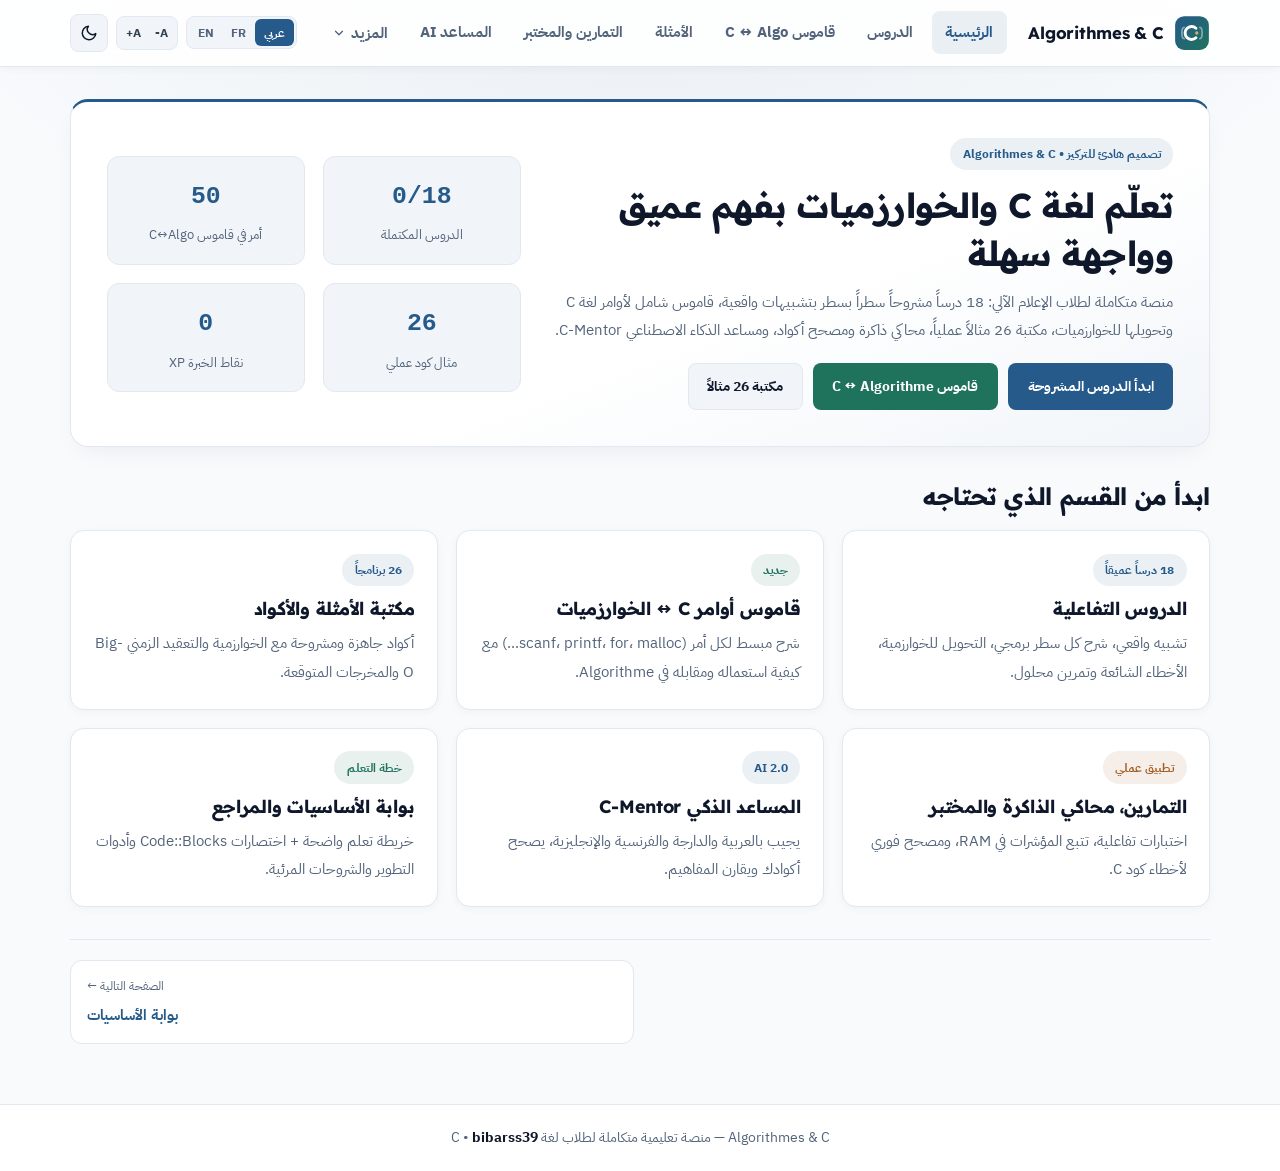
<file: index.html>
<!DOCTYPE html>
<html lang="ar" dir="rtl">
<head>
  <meta charset="UTF-8" />
  <meta name="viewport" content="width=device-width, initial-scale=1.0" />
  <title>الرئيسية | Algorithmes &amp; C</title>
  <link rel="icon" type="image/svg+xml" href="./favicon.svg" />
  <link rel="preconnect" href="https://fonts.googleapis.com" />
  <link rel="preconnect" href="https://fonts.gstatic.com" crossorigin />
  <link href="https://fonts.googleapis.com/css2?family=IBM+Plex+Sans+Arabic:wght@400;500;600;700&family=JetBrains+Mono:wght@400;500;600&family=Readex+Pro:wght@500;600;700&display=swap" rel="stylesheet" />
  <link rel="stylesheet" href="./style.css?v=8" />
</head>
<body>
  <header id="siteHeader"></header>
  <main class="container">
    
<section class="hero">
  <div>
    <span class="badge">تصميم هادئ للتركيز • Algorithmes &amp; C</span>
    <h1 data-ar="تعلّم لغة C والخوارزميات بفهم عميق وواجهة سهلة" data-fr="Apprenez le langage C et l'algorithmique avec clarté" data-en="Master C Programming &amp; Algorithms with Clarity">تعلّم لغة C والخوارزميات بفهم عميق وواجهة سهلة</h1>
    <p class="muted prose" data-ar="منصة متكاملة لطلاب الإعلام الآلي: 18 درساً مشروحاً سطراً بسطر بتشبيهات واقعية، قاموس شامل لأوامر لغة C وتحويلها للخوارزميات، مكتبة 26 مثالاً عملياً، محاكي ذاكرة ومصحح أكواد، ومساعد الذكاء الاصطناعي C-Mentor." data-fr="Plateforme complète pour étudiants en informatique : 18 cours détaillés ligne par ligne, dictionnaire C ↔ Algorithme, 26 exemples pratiques, visualiseur RAM, analyseur d'erreurs et assistant IA C-Mentor." data-en="Complete CS student platform: 18 line-by-line lessons with analogies, C ↔ Algorithm dictionary, 26 practical examples, live RAM visualizer, bug analyzer, and C-Mentor AI.">منصة متكاملة لطلاب الإعلام الآلي: 18 درساً مشروحاً سطراً بسطر بتشبيهات واقعية، قاموس شامل لأوامر لغة C وتحويلها للخوارزميات، مكتبة 26 مثالاً عملياً، محاكي ذاكرة ومصحح أكواد، ومساعد الذكاء الاصطناعي C-Mentor.</p>
    <div class="btn-row">
      <a href="home.html" class="btn btn-primary" data-ar="ابدأ الدروس المشروحة" data-fr="Commencer les cours" data-en="Start Lessons">ابدأ الدروس المشروحة</a>
      <a href="keywords.html" class="btn btn-sage" data-ar="قاموس C ↔ Algorithme" data-fr="Dictionnaire C ↔ Algorithme" data-en="C ↔ Algorithm Dict">قاموس C ↔ Algorithme</a>
      <a href="amtla.html" class="btn btn-soft" data-ar="مكتبة 26 مثالاً" data-fr="26 Exemples C" data-en="26 C Examples">مكتبة 26 مثالاً</a>
    </div>
  </div>
  <div class="grid-2">
    <div class="stat-box"><div id="stLessons" class="stat-val">0/18</div><div class="stat-lbl">الدروس المكتملة</div></div>
    <div class="stat-box"><div class="stat-val">50</div><div class="stat-lbl">أمر في قاموس C↔Algo</div></div>
    <div class="stat-box"><div class="stat-val">26</div><div class="stat-lbl">مثال كود عملي</div></div>
    <div class="stat-box"><div id="stXp" class="stat-val">0</div><div class="stat-lbl">نقاط الخبرة XP</div></div>
  </div>
</section>

<h2 style="margin-bottom:1rem" data-ar="ابدأ من القسم الذي تحتاجه" data-fr="Choisissez votre section" data-en="Jump Into Any Section">ابدأ من القسم الذي تحتاجه</h2>
<div class="grid-3">
  <a href="home.html" class="card card-hover">
    <span class="badge" data-ar="18 درساً عميقاً" data-fr="18 Cours Détaillés" data-en="18 Deep Lessons">18 درساً عميقاً</span>
    <h3 style="margin-top:0.55rem" data-ar="الدروس التفاعلية" data-fr="Cours Interactifs" data-en="Interactive Lessons">الدروس التفاعلية</h3>
    <p class="muted" data-ar="تشبيه واقعي، شرح كل سطر برمجي، التحويل للخوارزمية، الأخطاء الشائعة وتمرين محلول." data-fr="Analogies réelles, explication ligne par ligne, conversion en algorithme, erreurs fréquentes et exercice corrigé." data-en="Real-world analogies, line-by-line code walkthroughs, algorithm mapping, common pitfalls, and solved practice.">تشبيه واقعي، شرح كل سطر برمجي، التحويل للخوارزمية، الأخطاء الشائعة وتمرين محلول.</p>
  </a>
  <a href="keywords.html" class="card card-hover">
    <span class="badge badge-sage" data-ar="جديد" data-fr="Nouveau" data-en="New">جديد</span>
    <h3 style="margin-top:0.55rem" data-ar="قاموس أوامر C ↔ الخوارزميات" data-fr="Dictionnaire C ↔ Algorithmes" data-en="C ↔ Algorithms Dictionary">قاموس أوامر C ↔ الخوارزميات</h3>
    <p class="muted" data-ar="شرح مبسط لكل أمر (scanf، printf، for، malloc...) مع كيفية استعماله ومقابله في Algorithme." data-fr="Explication simple de chaque commande (scanf, printf, for, malloc...) avec syntaxe et équivalent en Algorithme." data-en="Simple guide to every C command (scanf, printf, for, malloc...) with usage examples and Algorithm equivalents.">شرح مبسط لكل أمر (scanf، printf، for، malloc...) مع كيفية استعماله ومقابله في Algorithme.</p>
  </a>
  <a href="amtla.html" class="card card-hover">
    <span class="badge" data-ar="26 برنامجاً" data-fr="26 Programmes" data-en="26 Programs">26 برنامجاً</span>
    <h3 style="margin-top:0.55rem" data-ar="مكتبة الأمثلة والأكواد" data-fr="Bibliothèque d'Exemples" data-en="Code Examples Library">مكتبة الأمثلة والأكواد</h3>
    <p class="muted" data-ar="أكواد جاهزة ومشروحة مع الخوارزمية والتعقيد الزمني Big-O والمخرجات المتوقعة." data-fr="Codes C prêts et expliqués avec algorithme, complexité Big-O et résultat attendu." data-en="Ready-to-run C programs with pseudocode, Big-O complexity, and expected output.">أكواد جاهزة ومشروحة مع الخوارزمية والتعقيد الزمني Big-O والمخرجات المتوقعة.</p>
  </a>
  <a href="t.html" class="card card-hover">
    <span class="badge badge-sand" data-ar="تطبيق عملي" data-fr="Pratique" data-en="Hands-on">تطبيق عملي</span>
    <h3 style="margin-top:0.55rem" data-ar="التمارين، محاكي الذاكرة والمختبر" data-fr="Quiz, Visualiseur RAM &amp; Labo" data-en="Quizzes, RAM Visualizer &amp; Lab">التمارين، محاكي الذاكرة والمختبر</h3>
    <p class="muted" data-ar="اختبارات تفاعلية، تتبع المؤشرات في RAM، ومصحح فوري لأخطاء كود C." data-fr="Quiz interactifs, suivi des pointeurs en RAM et détecteur instantané d'erreurs C." data-en="Interactive quizzes, step-by-step RAM pointer tracer, and instant C bug detector.">اختبارات تفاعلية، تتبع المؤشرات في RAM، ومصحح فوري لأخطاء كود C.</p>
  </a>
  <a href="nn.html" class="card card-hover">
    <span class="badge">AI 2.0</span>
    <h3 style="margin-top:0.55rem" data-ar="المساعد الذكي C-Mentor" data-fr="Assistant IA C-Mentor" data-en="C-Mentor AI Tutor">المساعد الذكي C-Mentor</h3>
    <p class="muted" data-ar="يجيب بالعربية والدارجة والفرنسية والإنجليزية، يصحح أكوادك ويقارن المفاهيم." data-fr="Comprend AR/FR/EN, corrige votre code C, compare les concepts et vous interroge." data-en="Understands AR/FR/EN, debugs your C code, compares concepts, and quizzes you.">يجيب بالعربية والدارجة والفرنسية والإنجليزية، يصحح أكوادك ويقارن المفاهيم.</p>
  </a>
  <a href="asasi.html" class="card card-hover">
    <span class="badge badge-sage" data-ar="خطة التعلم" data-fr="Plan d'étude" data-en="Study Roadmap">خطة التعلم</span>
    <h3 style="margin-top:0.55rem" data-ar="بوابة الأساسيات والمراجع" data-fr="Portail des Bases &amp; Ressources" data-en="Basics Portal &amp; Resources">بوابة الأساسيات والمراجع</h3>
    <p class="muted" data-ar="خريطة تعلم واضحة + اختصارات Code::Blocks وأدوات التطوير والشروحات المرئية." data-fr="Feuille de route claire + raccourcis Code::Blocks, outils de développement et vidéos." data-en="Clear learning roadmap + Code::Blocks shortcuts, dev tools, and video tracks.">خريطة تعلم واضحة + اختصارات Code::Blocks وأدوات التطوير والشروحات المرئية.</p>
  </a>
</div>
<script>
  document.addEventListener('DOMContentLoaded', () => {
    document.getElementById('stLessons').textContent = `${window.appState.completedLessons.length}/18`;
    document.getElementById('stXp').textContent = window.appState.xp;
  });
</script>

  </main>
  <footer id="siteFooter"></footer>
  <script src="./core.js?v=8"></script>
  
  <script>renderSharedChrome('index.html');</script>
</body>
</html>
</file>
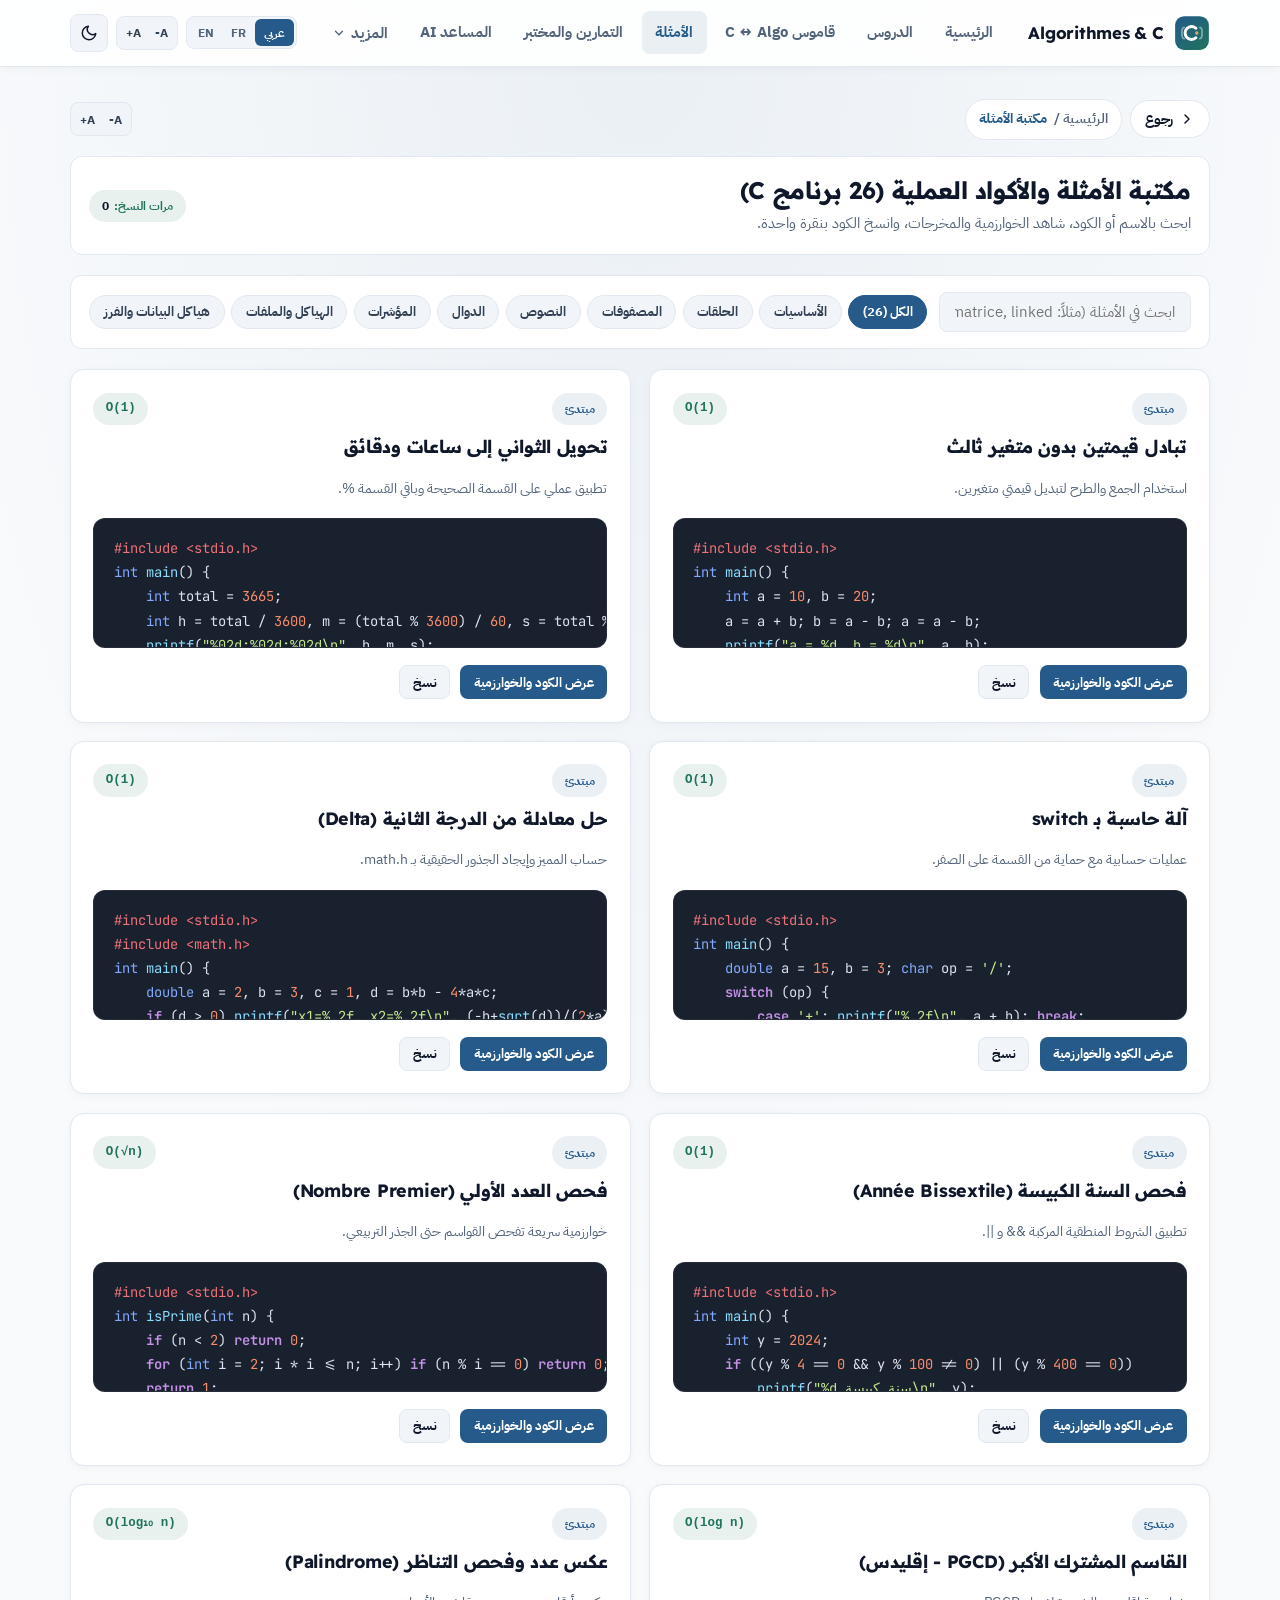
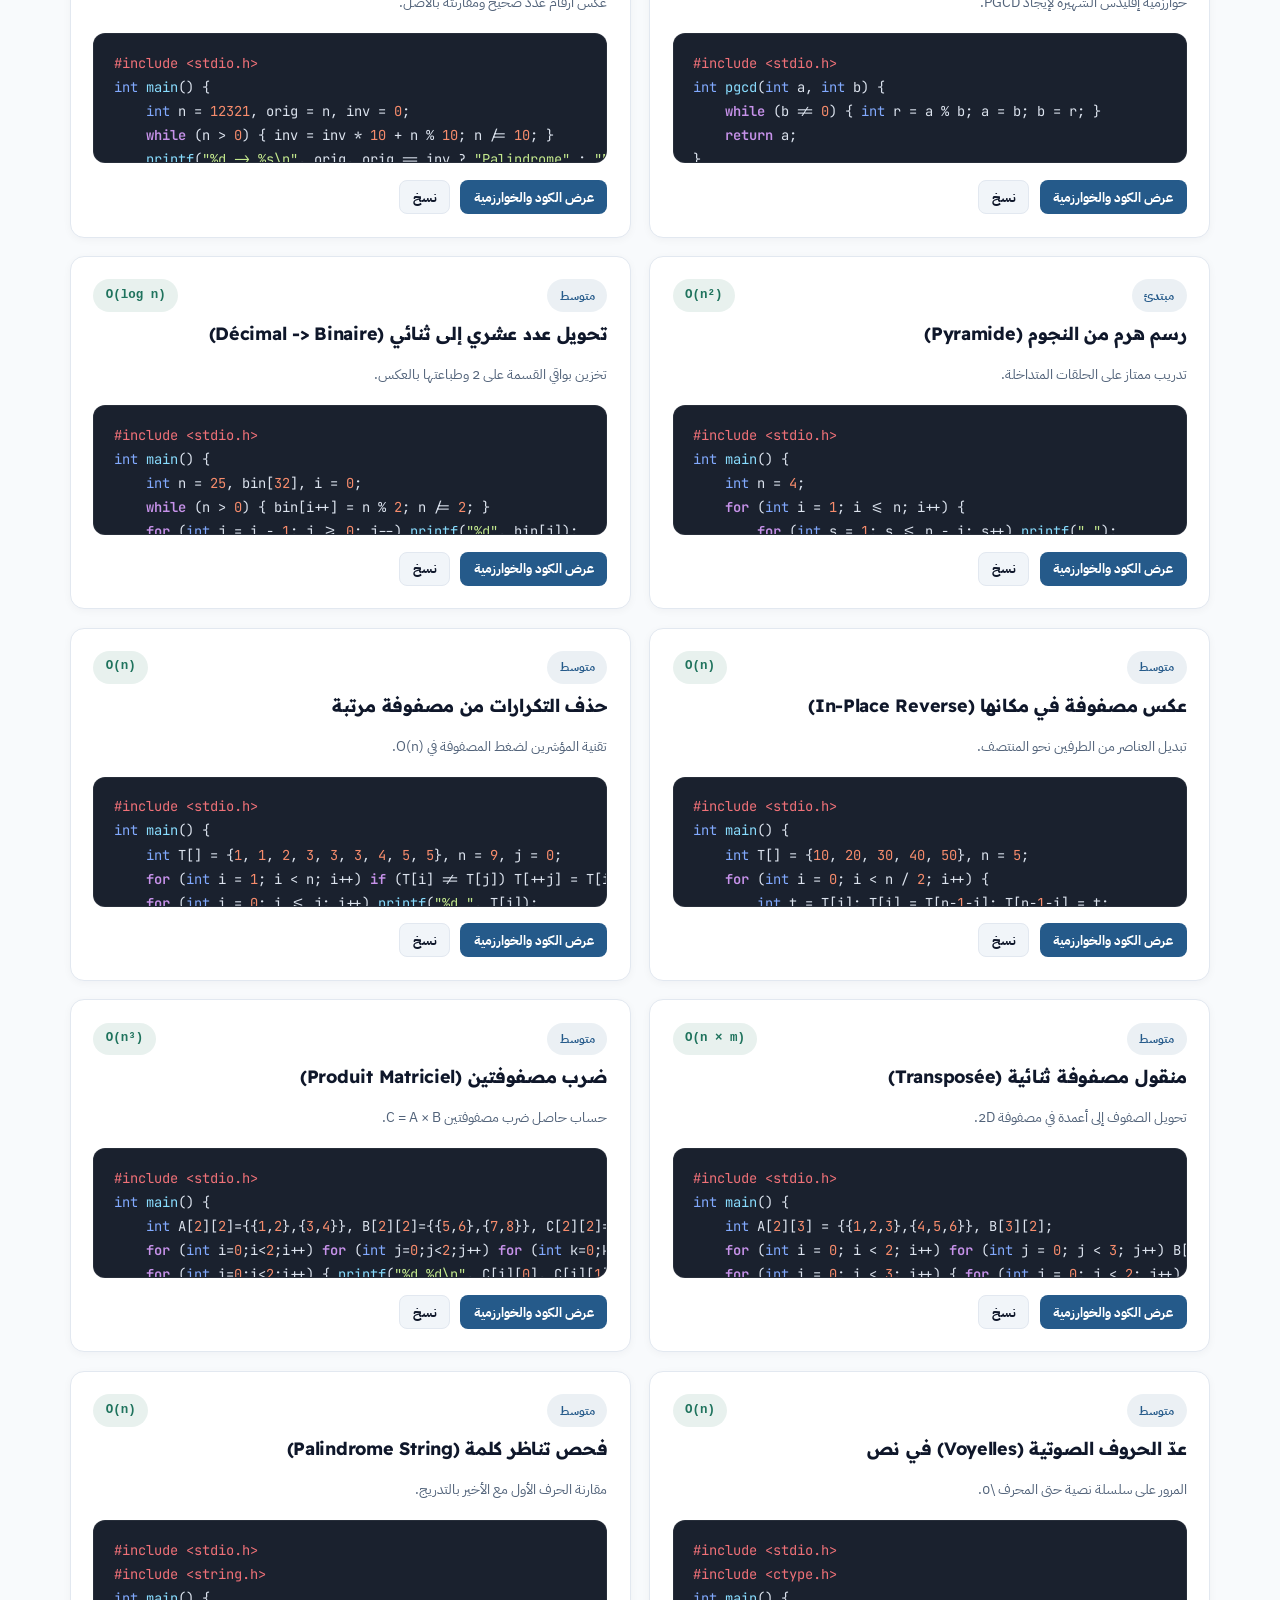
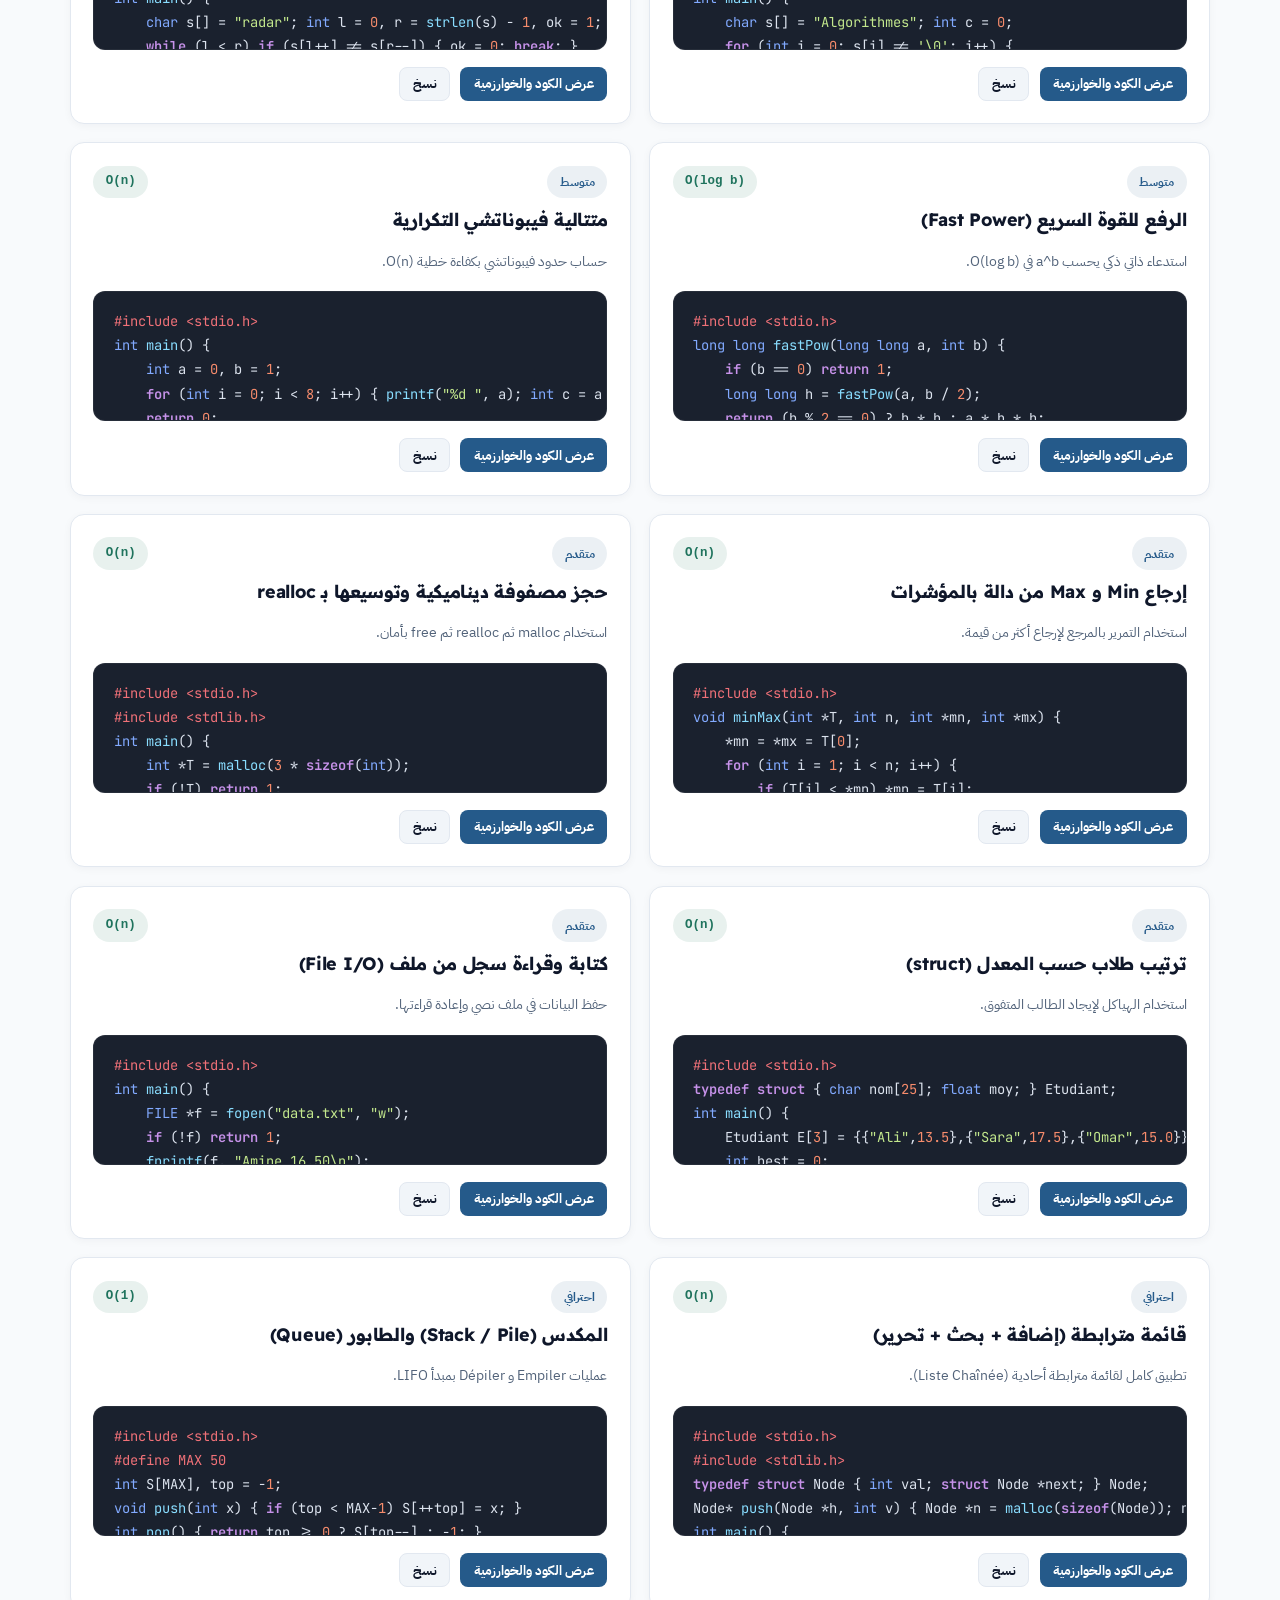
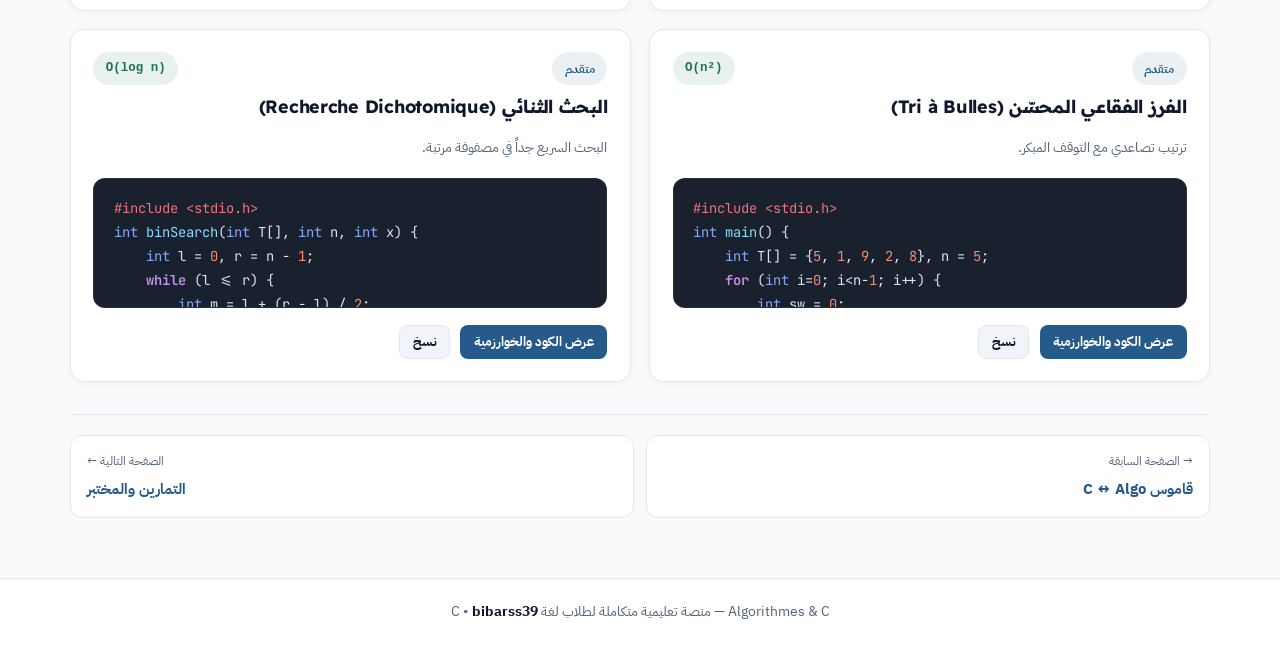
<file: amtla.html>
<!DOCTYPE html>
<html lang="ar" dir="rtl">
<head>
  <meta charset="UTF-8" />
  <meta name="viewport" content="width=device-width, initial-scale=1.0" />
  <title>مكتبة الأمثلة | Algorithmes &amp; C</title>
  <link rel="icon" type="image/svg+xml" href="./favicon.svg" />
  <link rel="preconnect" href="https://fonts.googleapis.com" />
  <link rel="preconnect" href="https://fonts.gstatic.com" crossorigin />
  <link href="https://fonts.googleapis.com/css2?family=IBM+Plex+Sans+Arabic:wght@400;500;600;700&family=JetBrains+Mono:wght@400;500;600&family=Readex+Pro:wght@500;600;700&display=swap" rel="stylesheet" />
  <link rel="stylesheet" href="./style.css?v=8" />
  
</head>
<body>
  <header id="siteHeader"></header>
  <main class="container">
    
<div class="toolbar">
  <div>
    <h2 style="margin:0" data-ar="مكتبة الأمثلة والأكواد العملية (26 برنامج C)" data-fr="Bibliothèque d'Exemples Pratiques (26 Programmes C)" data-en="Practical C Code Examples Library (26 Programs)">مكتبة الأمثلة والأكواد العملية (26 برنامج C)</h2>
    <span class="muted" data-ar="ابحث بالاسم أو الكود، شاهد الخوارزمية والمخرجات، وانسخ الكود بنقرة واحدة." data-fr="Recherchez par nom ou code, consultez l'algorithme et le résultat, puis copiez en un clic." data-en="Search by name or code, inspect the algorithm and output, and copy with one click.">ابحث بالاسم أو الكود، شاهد الخوارزمية والمخرجات، وانسخ الكود بنقرة واحدة.</span>
  </div>
  <div class="badge badge-sage">مرات النسخ: <strong id="copyCountBadge">0</strong></div>
</div>

<div class="toolbar">
  <input id="exSearch" class="input" style="flex:1;min-width:220px" type="text" placeholder="ابحث في الأمثلة (مثلاً: malloc, tri, palindrome, matrice, linked)..." data-ph-ar="ابحث في الأمثلة (مثلاً: malloc, tri, palindrome, matrice, linked)..." data-ph-fr="Rechercher un exemple (ex: malloc, tri, palindrome, matrice, linked)..." data-ph-en="Search examples (e.g., malloc, sort, palindrome, matrix, linked)..." />
  <div class="pill-group" id="exCats">
    <button class="pill active" data-cat="all" data-ar="الكل (26)" data-fr="Tous (26)" data-en="All (26)">الكل (26)</button>
    <button class="pill" data-cat="basics" data-ar="الأساسيات" data-fr="Bases" data-en="Basics">الأساسيات</button>
    <button class="pill" data-cat="loops" data-ar="الحلقات" data-fr="Boucles" data-en="Loops">الحلقات</button>
    <button class="pill" data-cat="arrays" data-ar="المصفوفات" data-fr="Tableaux" data-en="Arrays">المصفوفات</button>
    <button class="pill" data-cat="strings" data-ar="النصوص" data-fr="Chaînes" data-en="Strings">النصوص</button>
    <button class="pill" data-cat="functions" data-ar="الدوال" data-fr="Fonctions" data-en="Functions">الدوال</button>
    <button class="pill" data-cat="pointers" data-ar="المؤشرات" data-fr="Pointeurs" data-en="Pointers">المؤشرات</button>
    <button class="pill" data-cat="structs" data-ar="الهياكل والملفات" data-fr="Structures &amp; Fichiers" data-en="Structs &amp; Files">الهياكل والملفات</button>
    <button class="pill" data-cat="ds" data-ar="هياكل البيانات والفرز" data-fr="Structures &amp; Tri" data-en="Data Structures &amp; Sort">هياكل البيانات والفرز</button>
  </div>
</div>

<div id="exGrid" class="grid-2"></div>

<div id="exModal" class="modal-backdrop">
  <div class="modal-card">
    <div style="display:flex;justify-content:space-between;align-items:center;margin-bottom:0.75rem">
      <div><span id="mLvl" class="badge"></span> <span id="mBigO" class="badge badge-sage"></span></div>
      <button id="mClose" class="icon-btn">✕</button>
    </div>
    <h2 id="mTitle"></h2>
    <p id="mDesc" class="muted" style="margin-bottom:1rem"></p>
    <div class="grid-2" style="margin-bottom:0.75rem">
      <div><strong style="font-size:0.84rem;color:var(--sand)">الخوارزمية (Algorithme)</strong><pre id="mAlgo" class="code-block"></pre></div>
      <div><strong style="font-size:0.84rem;color:var(--sage)" data-ar="المخرجات المتوقعة" data-fr="Sortie attendue" data-en="Expected Output">المخرجات المتوقعة</strong><pre id="mOut" class="code-block"></pre></div>
    </div>
    <strong style="font-size:0.84rem;color:var(--primary)" data-ar="كود لغة C الكامل" data-fr="Code C complet" data-en="Full C Code">كود لغة C الكامل</strong>
    <pre id="mCode" class="code-block"></pre>
    <div class="btn-row">
      <button id="mCopy" class="btn btn-primary btn-sm" data-ar="نسخ الكود" data-fr="Copier le code" data-en="Copy Code">نسخ الكود</button>
      <a href="t.html#lab" class="btn btn-soft btn-sm" data-ar="فحصه في المختبر" data-fr="Tester dans le Labo" data-en="Check in Lab">فحصه في المختبر</a>
    </div>
  </div>
</div>

<script>
  let activeCat = 'all';
  let modalEx = null;

  function renderExamples() {
    const q = (document.getElementById('exSearch').value || '').trim().toLowerCase();
    const list = EXAMPLES_DATA.filter(e => {
      if (activeCat !== 'all' && e.cat !== activeCat) return false;
      if (!q) return true;
      return (e.title + ' ' + e.desc + ' ' + e.code + ' ' + e.algo).toLowerCase().includes(q);
    });
    const grid = document.getElementById('exGrid');
    if (!list.length) {
      grid.innerHTML = `<div class="card" style="grid-column:1/-1;text-align:center">لا توجد أمثلة مطابقة لبحثك.</div>`;
      return;
    }
    grid.innerHTML = list.map(e => `
      <div class="card card-hover" style="display:flex;flex-direction:column;gap:0.5rem">
        <div style="display:flex;justify-content:space-between;align-items:center">
          <span class="badge">${e.lvl}</span>
          <span class="badge badge-sage" style="font-family:'IBM Plex Mono',monospace">${e.bigO}</span>
        </div>
        <h3>${e.title}</h3>
        <p class="muted" style="font-size:0.86rem">${e.desc}</p>
        <pre class="code-block" style="max-height:130px;overflow:hidden">${highlightC(e.code.split('\n').slice(0, 6).join('\n'))}</pre>
        <div class="btn-row" style="margin-top:auto">
          <button class="btn btn-primary btn-sm" data-view="${e.id}">عرض الكود والخوارزمية</button>
          <button class="btn btn-soft btn-sm" data-cp="${e.id}">نسخ</button>
        </div>
      </div>`).join('');

    grid.querySelectorAll('[data-view]').forEach(b => b.addEventListener('click', () => {
      modalEx = EXAMPLES_DATA.find(x => x.id === b.dataset.view);
      if (!modalEx) return;
      document.getElementById('mLvl').textContent = modalEx.lvl;
      document.getElementById('mBigO').textContent = `التعقيد: ${modalEx.bigO}`;
      document.getElementById('mTitle').textContent = modalEx.title;
      document.getElementById('mDesc').textContent = modalEx.desc;
      document.getElementById('mAlgo').textContent = modalEx.algo;
      document.getElementById('mOut').textContent = modalEx.out;
      document.getElementById('mCode').innerHTML = highlightC(modalEx.code);
      document.getElementById('exModal').classList.add('open');
    }));
    grid.querySelectorAll('[data-cp]').forEach(b => b.addEventListener('click', () => {
      const ex = EXAMPLES_DATA.find(x => x.id === b.dataset.cp);
      if (ex) copyCodeText(ex.code);
    }));
  }

  document.addEventListener('DOMContentLoaded', () => {
    document.getElementById('copyCountBadge').textContent = window.appState.copyCount;
    document.getElementById('exSearch').addEventListener('input', renderExamples);
    document.querySelectorAll('#exCats .pill').forEach(p => p.addEventListener('click', () => {
      activeCat = p.dataset.cat;
      document.querySelectorAll('#exCats .pill').forEach(x => x.classList.toggle('active', x === p));
      renderExamples();
    }));
    document.getElementById('mClose').addEventListener('click', () => document.getElementById('exModal').classList.remove('open'));
    document.getElementById('exModal').addEventListener('click', (e) => { if (e.target.id === 'exModal') e.target.classList.remove('open'); });
    document.getElementById('mCopy').addEventListener('click', () => { if (modalEx) copyCodeText(modalEx.code); });
    renderExamples();
  });
</script>

  </main>
  <footer id="siteFooter"></footer>
  <script src="./core.js?v=8"></script>
  <script src="./examples-data.js"></script>
  <script>
    renderSharedChrome('amtla.html');
  </script>
</body>
</html>
</file>
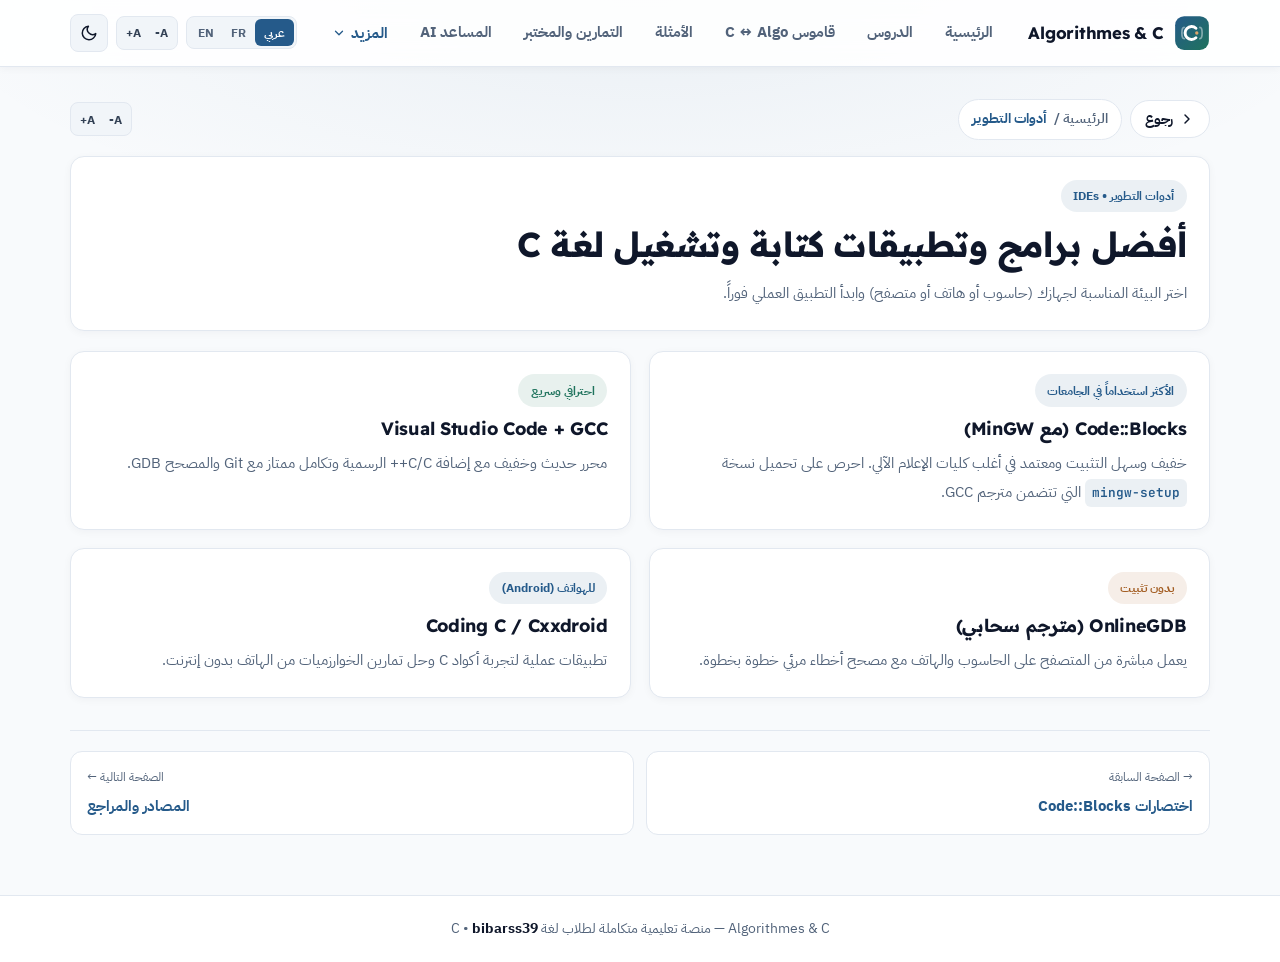
<file: apps.html>
<!DOCTYPE html>
<html lang="ar" dir="rtl">
<head>
  <meta charset="UTF-8" />
  <meta name="viewport" content="width=device-width, initial-scale=1.0" />
  <title>أدوات التطوير | Algorithmes &amp; C</title>
  <link rel="icon" type="image/svg+xml" href="./favicon.svg" />
  <link rel="preconnect" href="https://fonts.googleapis.com" />
  <link rel="preconnect" href="https://fonts.gstatic.com" crossorigin />
  <link href="https://fonts.googleapis.com/css2?family=IBM+Plex+Sans+Arabic:wght@400;500;600;700&family=JetBrains+Mono:wght@400;500;600&family=Readex+Pro:wght@500;600;700&display=swap" rel="stylesheet" />
  <link rel="stylesheet" href="./style.css?v=8" />
  
</head>
<body>
  <header id="siteHeader"></header>
  <main class="container">
    
<div class="card" style="margin-bottom:1.25rem">
  <span class="badge" data-ar="أدوات التطوير • IDEs" data-fr="Outils de Développement • IDEs" data-en="Development Tools • IDEs">أدوات التطوير • IDEs</span>
  <h1 style="margin-top:0.5rem" data-ar="أفضل برامج وتطبيقات كتابة وتشغيل لغة C" data-fr="Meilleurs Logiciels et Applications pour coder en C" data-en="Best IDEs &amp; Apps for C Programming">أفضل برامج وتطبيقات كتابة وتشغيل لغة C</h1>
  <p class="muted" data-ar="اختر البيئة المناسبة لجهازك (حاسوب أو هاتف أو متصفح) وابدأ التطبيق العملي فوراً." data-fr="Choisissez l'environnement adapté à votre PC, téléphone ou navigateur pour pratiquer immédiatement." data-en="Pick the right IDE for your PC, smartphone, or browser and start coding right away.">اختر البيئة المناسبة لجهازك (حاسوب أو هاتف أو متصفح) وابدأ التطبيق العملي فوراً.</p>
</div>

<div class="grid-2">
  <div class="card card-hover">
    <span class="badge">الأكثر استخداماً في الجامعات</span>
    <h3 style="margin-top:0.5rem">Code::Blocks (مع MinGW)</h3>
    <p class="muted">خفيف وسهل التثبيت ومعتمد في أغلب كليات الإعلام الآلي. احرص على تحميل نسخة <code>mingw-setup</code> التي تتضمن مترجم GCC.</p>
  </div>
  <div class="card card-hover">
    <span class="badge badge-sage">احترافي وسريع</span>
    <h3 style="margin-top:0.5rem">Visual Studio Code + GCC</h3>
    <p class="muted">محرر حديث وخفيف مع إضافة C/C++ الرسمية وتكامل ممتاز مع Git والمصحح GDB.</p>
  </div>
  <div class="card card-hover">
    <span class="badge badge-sand">بدون تثبيت</span>
    <h3 style="margin-top:0.5rem">OnlineGDB (مترجم سحابي)</h3>
    <p class="muted">يعمل مباشرة من المتصفح على الحاسوب والهاتف مع مصحح أخطاء مرئي خطوة بخطوة.</p>
  </div>
  <div class="card card-hover">
    <span class="badge">للهواتف (Android)</span>
    <h3 style="margin-top:0.5rem">Coding C / Cxxdroid</h3>
    <p class="muted">تطبيقات عملية لتجربة أكواد C وحل تمارين الخوارزميات من الهاتف بدون إنترنت.</p>
  </div>
</div>

  </main>
  <footer id="siteFooter"></footer>
  <script src="./core.js?v=8"></script>
  
  <script>
    renderSharedChrome('apps.html');
  </script>
</body>
</html>
</file>
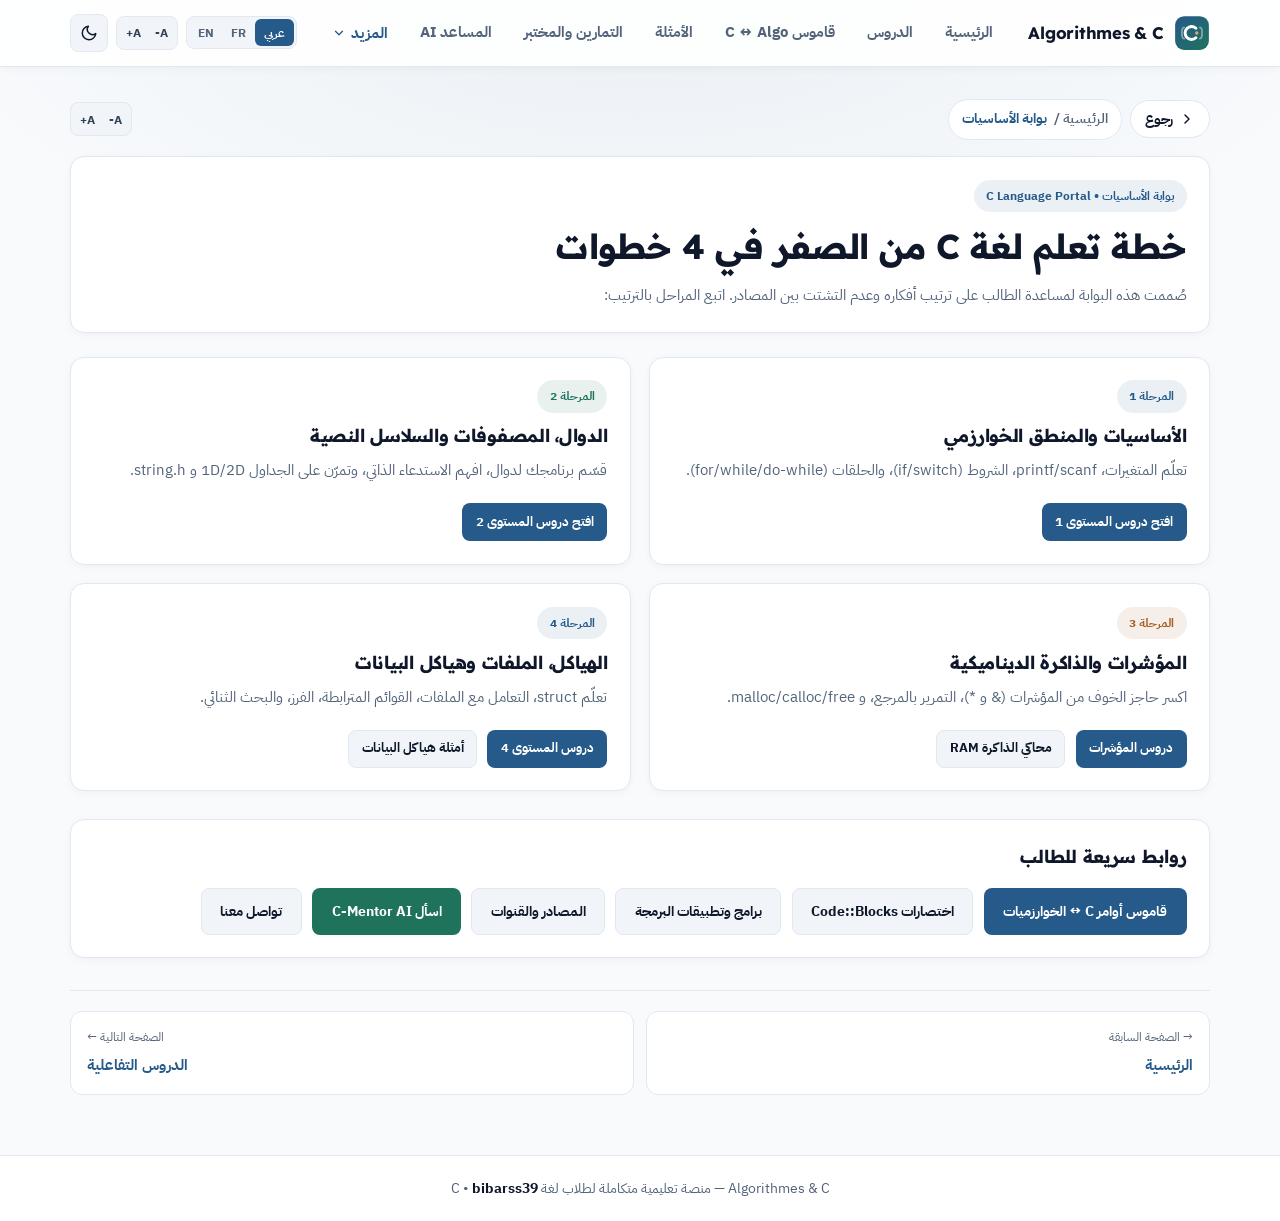
<file: asasi.html>
<!DOCTYPE html>
<html lang="ar" dir="rtl">
<head>
  <meta charset="UTF-8" />
  <meta name="viewport" content="width=device-width, initial-scale=1.0" />
  <title>بوابة الأساسيات | Algorithmes &amp; C</title>
  <link rel="icon" type="image/svg+xml" href="./favicon.svg" />
  <link rel="preconnect" href="https://fonts.googleapis.com" />
  <link rel="preconnect" href="https://fonts.gstatic.com" crossorigin />
  <link href="https://fonts.googleapis.com/css2?family=IBM+Plex+Sans+Arabic:wght@400;500;600;700&family=JetBrains+Mono:wght@400;500;600&family=Readex+Pro:wght@500;600;700&display=swap" rel="stylesheet" />
  <link rel="stylesheet" href="./style.css?v=8" />
  
</head>
<body>
  <header id="siteHeader"></header>
  <main class="container">
    
<div class="card" style="margin-bottom:1.5rem">
  <span class="badge" data-ar="بوابة الأساسيات • C Language Portal" data-fr="Portail des Bases • Langage C" data-en="Basics Portal • C Language">بوابة الأساسيات • C Language Portal</span>
  <h1 style="margin-top:0.6rem" data-ar="خطة تعلم لغة C من الصفر في 4 خطوات" data-fr="Plan d'apprentissage du C en 4 étapes" data-en="4-Step C Learning Roadmap">خطة تعلم لغة C من الصفر في 4 خطوات</h1>
  <p class="muted" data-ar="صُممت هذه البوابة لمساعدة الطالب على ترتيب أفكاره وعدم التشتت بين المصادر. اتبع المراحل بالترتيب:" data-fr="Ce portail aide les étudiants à structurer leur apprentissage étape par étape sans dispersion :" data-en="This portal helps students follow a structured path from zero to mastery without overwhelm:">صُممت هذه البوابة لمساعدة الطالب على ترتيب أفكاره وعدم التشتت بين المصادر. اتبع المراحل بالترتيب:</p>
</div>

<div class="grid-2" style="margin-bottom:1.75rem">
  <div class="card">
    <span class="badge" data-ar="المرحلة 1" data-fr="Étape 1" data-en="Stage 1">المرحلة 1</span>
    <h3 style="margin-top:0.6rem" data-ar="الأساسيات والمنطق الخوارزمي" data-fr="Bases &amp; Logique Algorithmique" data-en="Basics &amp; Algorithmic Logic">الأساسيات والمنطق الخوارزمي</h3>
    <p class="muted">تعلّم المتغيرات، printf/scanf، الشروط (if/switch)، والحلقات (for/while/do-while).</p>
    <div class="btn-row"><a href="home.html?level=1" class="btn btn-primary btn-sm" data-ar="افتح دروس المستوى 1" data-fr="Ouvrir Niveau 1" data-en="Open Level 1">افتح دروس المستوى 1</a></div>
  </div>
  <div class="card">
    <span class="badge badge-sage" data-ar="المرحلة 2" data-fr="Étape 2" data-en="Stage 2">المرحلة 2</span>
    <h3 style="margin-top:0.6rem" data-ar="الدوال، المصفوفات والسلاسل النصية" data-fr="Fonctions, Tableaux &amp; Chaînes" data-en="Functions, Arrays &amp; Strings">الدوال، المصفوفات والسلاسل النصية</h3>
    <p class="muted">قسّم برنامجك لدوال، افهم الاستدعاء الذاتي، وتمرّن على الجداول 1D/2D و string.h.</p>
    <div class="btn-row"><a href="home.html?level=2" class="btn btn-primary btn-sm" data-ar="افتح دروس المستوى 2" data-fr="Ouvrir Niveau 2" data-en="Open Level 2">افتح دروس المستوى 2</a></div>
  </div>
  <div class="card">
    <span class="badge badge-sand" data-ar="المرحلة 3" data-fr="Étape 3" data-en="Stage 3">المرحلة 3</span>
    <h3 style="margin-top:0.6rem" data-ar="المؤشرات والذاكرة الديناميكية" data-fr="Pointeurs &amp; Mémoire Dynamique" data-en="Pointers &amp; Dynamic Memory">المؤشرات والذاكرة الديناميكية</h3>
    <p class="muted">اكسر حاجز الخوف من المؤشرات (&amp; و *)، التمرير بالمرجع، و malloc/calloc/free.</p>
    <div class="btn-row">
      <a href="home.html?level=3" class="btn btn-primary btn-sm" data-ar="دروس المؤشرات" data-fr="Cours Pointeurs" data-en="Pointer Lessons">دروس المؤشرات</a>
      <a href="t.html#visualizer" class="btn btn-soft btn-sm" data-ar="محاكي الذاكرة RAM" data-fr="Visualiseur RAM" data-en="RAM Visualizer">محاكي الذاكرة RAM</a>
    </div>
  </div>
  <div class="card">
    <span class="badge" data-ar="المرحلة 4" data-fr="Étape 4" data-en="Stage 4">المرحلة 4</span>
    <h3 style="margin-top:0.6rem" data-ar="الهياكل، الملفات وهياكل البيانات" data-fr="Structures, Fichiers &amp; Structures de Données" data-en="Structs, Files &amp; Data Structures">الهياكل، الملفات وهياكل البيانات</h3>
    <p class="muted">تعلّم struct، التعامل مع الملفات، القوائم المترابطة، الفرز، والبحث الثنائي.</p>
    <div class="btn-row">
      <a href="home.html?level=4" class="btn btn-primary btn-sm" data-ar="دروس المستوى 4" data-fr="Ouvrir Niveau 4" data-en="Open Level 4">دروس المستوى 4</a>
      <a href="amtla.html" class="btn btn-soft btn-sm" data-ar="أمثلة هياكل البيانات" data-fr="Exemples Structures" data-en="Data Structure Examples">أمثلة هياكل البيانات</a>
    </div>
  </div>
</div>

<div class="card">
  <h3 data-ar="روابط سريعة للطالب" data-fr="Liens rapides pour l'étudiant" data-en="Quick Student Links">روابط سريعة للطالب</h3>
  <div class="btn-row">
    <a href="keywords.html" class="btn btn-primary" data-ar="قاموس أوامر C ↔ الخوارزميات" data-fr="Dictionnaire C ↔ Algorithmes" data-en="C ↔ Algorithms Dictionary">قاموس أوامر C ↔ الخوارزميات</a>
    <a href="i5.html" class="btn btn-soft" data-ar="اختصارات Code::Blocks" data-fr="Raccourcis Code::Blocks" data-en="Code::Blocks Shortcuts">اختصارات Code::Blocks</a>
    <a href="apps.html" class="btn btn-soft" data-ar="برامج وتطبيقات البرمجة" data-fr="Outils &amp; IDEs" data-en="Coding Apps &amp; IDEs">برامج وتطبيقات البرمجة</a>
    <a href="ms.html" class="btn btn-soft" data-ar="المصادر والقنوات" data-fr="Ressources &amp; Chaînes" data-en="Resources &amp; Channels">المصادر والقنوات</a>
    <a href="nn.html" class="btn btn-sage" data-ar="اسأل C-Mentor AI" data-fr="Demander à C-Mentor IA" data-en="Ask C-Mentor AI">اسأل C-Mentor AI</a>
    <a href="contact.html" class="btn btn-soft" data-ar="تواصل معنا" data-fr="Contactez-nous" data-en="Contact Us">تواصل معنا</a>
  </div>
</div>

  </main>
  <footer id="siteFooter"></footer>
  <script src="./core.js?v=8"></script>
  
  <script>
    renderSharedChrome('asasi.html');
  </script>
</body>
</html>
</file>
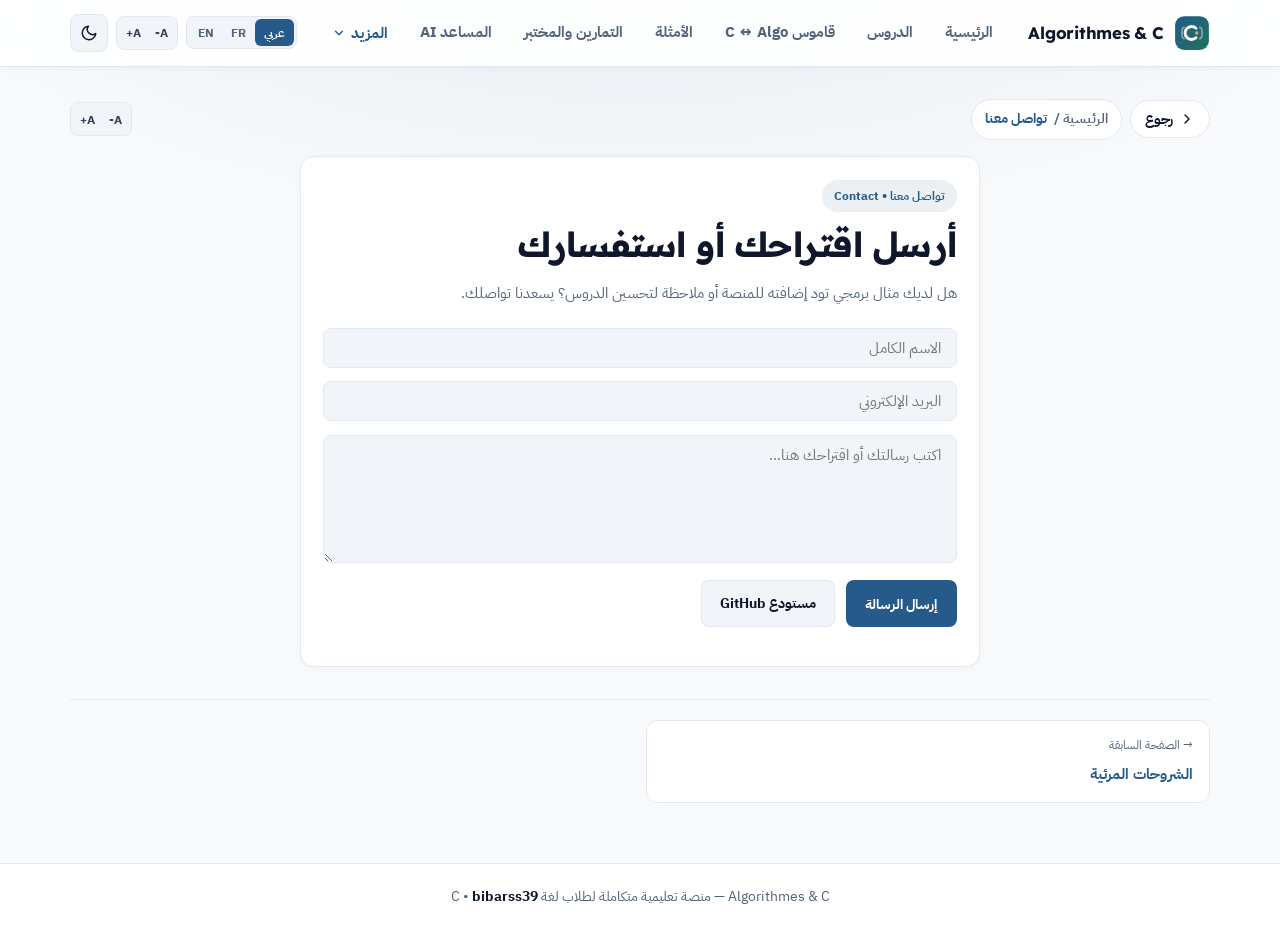
<file: contact.html>
<!DOCTYPE html>
<html lang="ar" dir="rtl">
<head>
  <meta charset="UTF-8" />
  <meta name="viewport" content="width=device-width, initial-scale=1.0" />
  <title>تواصل معنا | Algorithmes &amp; C</title>
  <link rel="icon" type="image/svg+xml" href="./favicon.svg" />
  <link rel="preconnect" href="https://fonts.googleapis.com" />
  <link rel="preconnect" href="https://fonts.gstatic.com" crossorigin />
  <link href="https://fonts.googleapis.com/css2?family=IBM+Plex+Sans+Arabic:wght@400;500;600;700&family=JetBrains+Mono:wght@400;500;600&family=Readex+Pro:wght@500;600;700&display=swap" rel="stylesheet" />
  <link rel="stylesheet" href="./style.css?v=8" />
  
</head>
<body>
  <header id="siteHeader"></header>
  <main class="container">
    
<div class="card" style="max-width:680px;margin:0 auto">
  <span class="badge">تواصل معنا • Contact</span>
  <h1 style="margin-top:0.5rem" data-ar="أرسل اقتراحك أو استفسارك" data-fr="Envoyez votre suggestion ou question" data-en="Send Your Feedback or Question">أرسل اقتراحك أو استفسارك</h1>
  <p class="muted" style="margin-bottom:1.25rem">هل لديك مثال برمجي تود إضافته للمنصة أو ملاحظة لتحسين الدروس؟ يسعدنا تواصلك.</p>
  <form id="contactForm" style="display:flex;flex-direction:column;gap:0.85rem">
    <input id="cName" class="input" type="text" required placeholder="الاسم الكامل" data-ph-ar="الاسم الكامل" data-ph-fr="Nom complet" data-ph-en="Full Name" />
    <input id="cEmail" class="input" type="email" required placeholder="البريد الإلكتروني" />
    <textarea id="cMsg" class="input" rows="5" required placeholder="اكتب رسالتك أو اقتراحك هنا..."></textarea>
    <div class="btn-row" style="margin-top:0.25rem">
      <button type="submit" class="btn btn-primary" data-ar="إرسال الرسالة" data-fr="Envoyer le message" data-en="Send Message">إرسال الرسالة</button>
      <a href="https://github.com/bibarss39-sudo/bibarss39" target="_blank" rel="noopener" class="btn btn-soft" data-ar="مستودع GitHub" data-fr="Dépôt GitHub" data-en="GitHub Repo">مستودع GitHub</a>
    </div>
  </form>
  <div id="cStatus" style="margin-top:1rem"></div>
</div>
<script>
  document.addEventListener('DOMContentLoaded', () => {
    document.getElementById('contactForm').addEventListener('submit', (e) => {
      e.preventDefault();
      document.getElementById('cStatus').innerHTML = `<div class="callout callout-ok">✅ شكراً لتواصلك يا <strong>${escapeHtml(document.getElementById('cName').value)}</strong>! تم تسجيل رسالتك بنجاح.</div>`;
      e.target.reset();
    });
  });
</script>

  </main>
  <footer id="siteFooter"></footer>
  <script src="./core.js?v=8"></script>
  
  <script>
    renderSharedChrome('contact.html');
  </script>
</body>
</html>
</file>
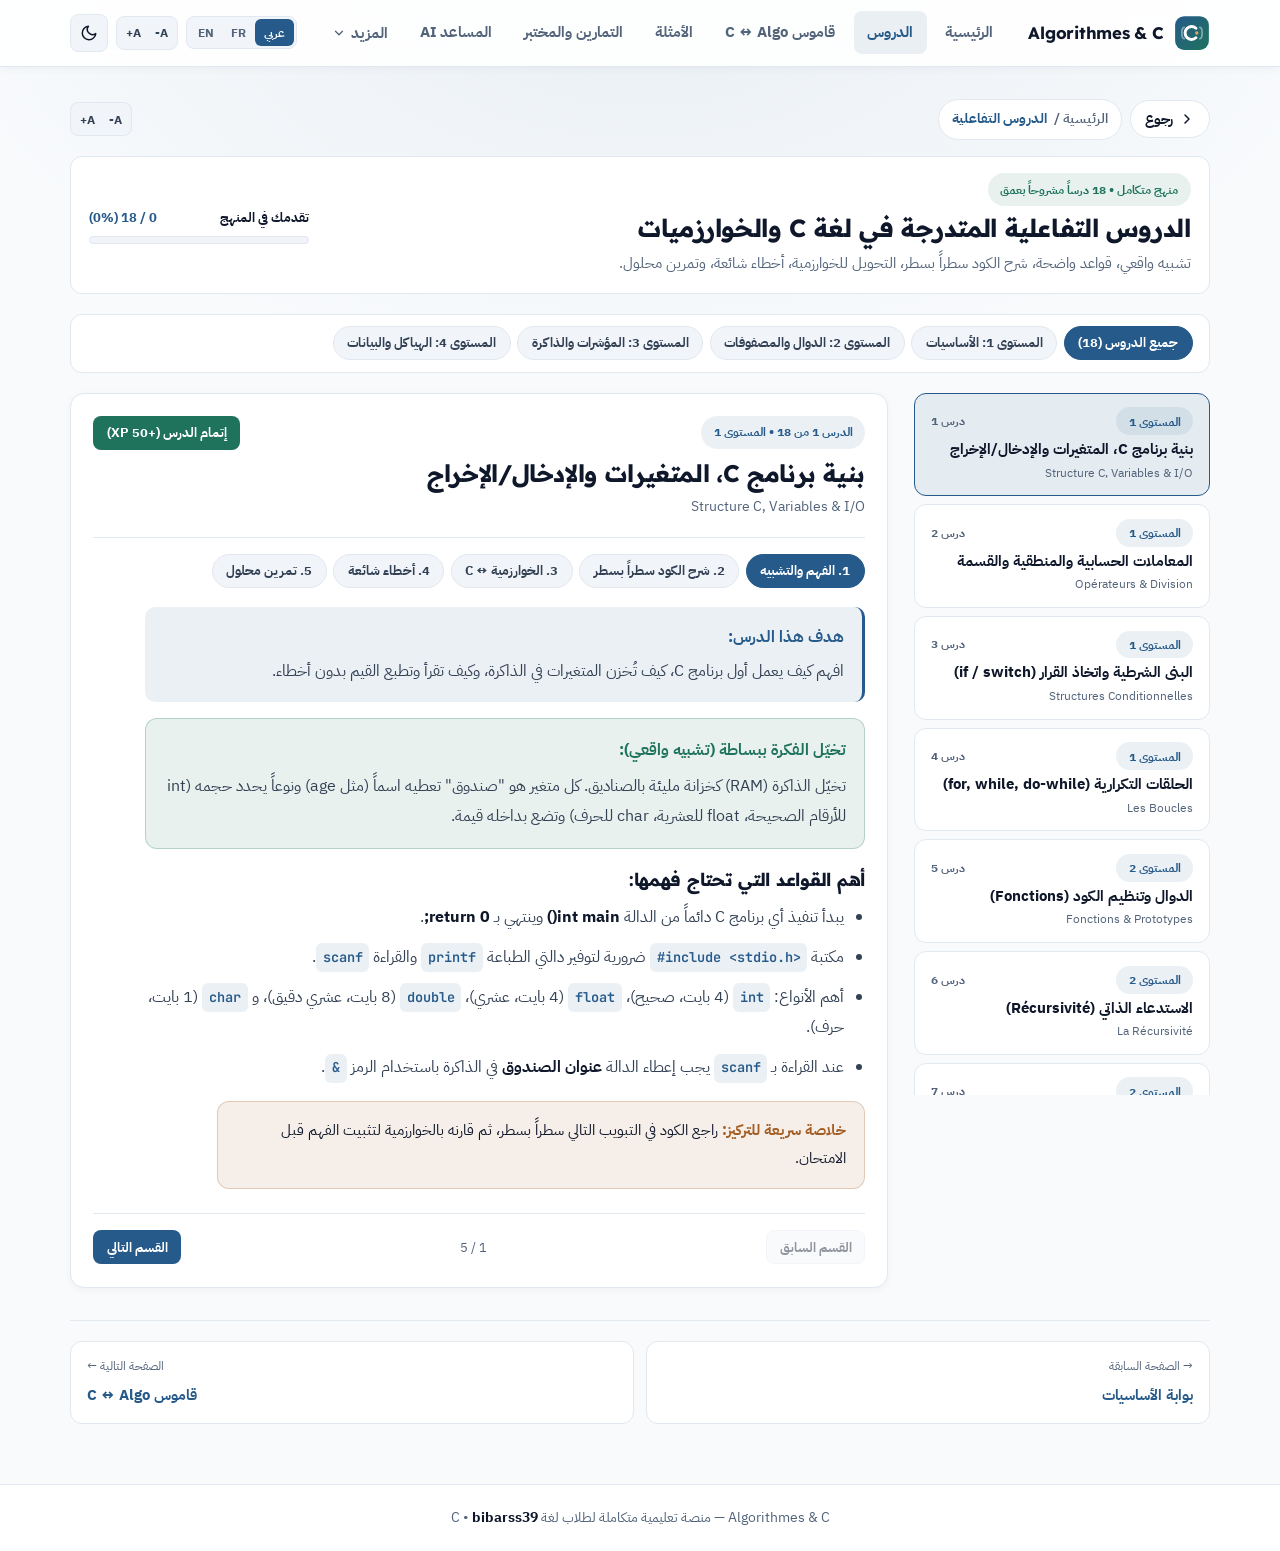
<file: home.html>
<!DOCTYPE html>
<html lang="ar" dir="rtl">
<head>
  <meta charset="UTF-8" />
  <meta name="viewport" content="width=device-width, initial-scale=1.0" />
  <title>الدروس التفاعلية (18 درساً) | Algorithmes &amp; C</title>
  <link rel="icon" type="image/svg+xml" href="./favicon.svg" />
  <link rel="preconnect" href="https://fonts.googleapis.com" />
  <link rel="preconnect" href="https://fonts.gstatic.com" crossorigin />
  <link href="https://fonts.googleapis.com/css2?family=IBM+Plex+Sans+Arabic:wght@400;500;600;700&family=JetBrains+Mono:wght@400;500;600&family=Readex+Pro:wght@500;600;700&display=swap" rel="stylesheet" />
  <link rel="stylesheet" href="./style.css?v=8" />
</head>
<body>
  <header id="siteHeader"></header>
  <main class="container">
    <div class="toolbar">
      <div style="flex:1;min-width:260px">
        <span class="badge badge-sage" data-ar="منهج متكامل • 18 درساً مشروحاً بعمق" data-fr="Programme complet • 18 cours approfondis" data-en="Complete Curriculum • 18 In-Depth Lessons">منهج متكامل • 18 درساً مشروحاً بعمق</span>
        <h1 style="font-size:1.55rem;margin:0.3rem 0 0.2rem" data-ar="الدروس التفاعلية المتدرجة في لغة C والخوارزميات" data-fr="Cours Interactifs Progressifs : Langage C &amp; Algorithmique" data-en="Progressive Interactive C &amp; Algorithms Lessons">الدروس التفاعلية المتدرجة في لغة C والخوارزميات</h1>
        <p class="muted" data-ar="تشبيه واقعي، قواعد واضحة، شرح الكود سطراً بسطر، التحويل للخوارزمية، أخطاء شائعة، وتمرين محلول." data-fr="Analogie concrète, règles claires, code expliqué ligne par ligne, algorithme, erreurs fréquentes et exercice corrigé." data-en="Real-world analogy, clear rules, line-by-line code explanation, algorithm mapping, pitfalls, and solved exercise.">تشبيه واقعي، قواعد واضحة، شرح الكود سطراً بسطر، التحويل للخوارزمية، أخطاء شائعة، وتمرين محلول.</p>
      </div>
      <div style="min-width:220px">
        <div style="display:flex;justify-content:space-between;font-size:0.82rem;margin-bottom:5px">
          <strong data-ar="تقدمك في المنهج" data-fr="Votre progression" data-en="Your Progress">تقدمك في المنهج</strong>
          <span id="coursePctText" style="color:var(--primary);font-weight:700">0 / 18 (0%)</span>
        </div>
        <div class="progress-track"><div id="coursePctBar" class="progress-fill" style="width:0%"></div></div>
      </div>
    </div>

    <div class="toolbar" style="padding:0.7rem 1rem">
      <div class="pill-group" id="lvlFilters">
        <button type="button" class="pill active" data-lvl="all" data-ar="جميع الدروس (18)" data-fr="Tous les cours (18)" data-en="All Lessons (18)">جميع الدروس (18)</button>
        <button type="button" class="pill" data-lvl="1" data-ar="المستوى 1: الأساسيات" data-fr="Niveau 1 : Bases" data-en="Level 1: Basics">المستوى 1: الأساسيات</button>
        <button type="button" class="pill" data-lvl="2" data-ar="المستوى 2: الدوال والمصفوفات" data-fr="Niveau 2 : Fonctions &amp; Tableaux" data-en="Level 2: Functions &amp; Arrays">المستوى 2: الدوال والمصفوفات</button>
        <button type="button" class="pill" data-lvl="3" data-ar="المستوى 3: المؤشرات والذاكرة" data-fr="Niveau 3 : Pointeurs &amp; Mémoire" data-en="Level 3: Pointers &amp; Memory">المستوى 3: المؤشرات والذاكرة</button>
        <button type="button" class="pill" data-lvl="4" data-ar="المستوى 4: الهياكل والبيانات" data-fr="Niveau 4 : Structures &amp; Données" data-en="Level 4: Structs &amp; Data">المستوى 4: الهياكل والبيانات</button>
      </div>
    </div>

    <div class="mobile-lesson-picker card" style="padding:0.85rem">
      <label for="mobileLessonSelect" data-ar="اختر الدرس مباشرة:" data-fr="Choisir un cours :" data-en="Select a lesson:">اختر الدرس مباشرة:</label>
      <select id="mobileLessonSelect" class="select"></select>
      <div class="mobile-lesson-controls">
        <button type="button" id="mobPrevLesson" class="btn btn-soft btn-sm" style="flex:1" data-ar="→ الدرس السابق" data-fr="← Cours précédent" data-en="← Prev Lesson">→ الدرس السابق</button>
        <button type="button" id="mobNextLesson" class="btn btn-primary btn-sm" style="flex:1" data-ar="الدرس التالي ←" data-fr="Cours suivant →" data-en="Next Lesson →">الدرس التالي ←</button>
      </div>
    </div>
    <div class="split-layout">
      <aside id="lessonList" class="list-stack" style="max-height:78vh;overflow-y:auto;padding-inline-end:4px" aria-label="قائمة الدروس"></aside>
      <article id="lessonViewer" class="card"></article>
    </div>
  </main>
  <footer id="siteFooter"></footer>
  <script src="./core.js?v=8"></script>
  <script src="./lessons-data.js"></script>
  <script>
    renderSharedChrome('home.html');

    let curLvl = new URLSearchParams(location.search).get('level') || 'all';
    let curLessonId = 'l1';
    let curTab = 0;

    function codeFrame(label, htmlCode) {
      return `<div class="code-frame"><div class="code-frame-bar"><span>${label}</span><span class="code-dots"><span></span><span></span><span></span></span></div><pre class="code-block">${htmlCode}</pre></div>`;
    }

    function updateCourseProgress() {
      const done = window.appState.completedLessons.length;
      const total = LESSONS_DATA.length;
      const pct = Math.round((done / total) * 100);
      document.getElementById('coursePctText').textContent = `${done} / ${total} (${pct}%)`;
      document.getElementById('coursePctBar').style.width = `${pct}%`;
    }

    function renderLessons() {
      updateCourseProgress();
      document.querySelectorAll('#lvlFilters .pill').forEach(p => p.classList.toggle('active', p.dataset.lvl === curLvl));
      const list = curLvl === 'all' ? LESSONS_DATA : LESSONS_DATA.filter(l => String(l.level) === curLvl);
      if (!list.some(l => l.id === curLessonId) && list.length) curLessonId = list[0].id;

      const listEl = document.getElementById('lessonList');
      listEl.innerHTML = list.map((l, i) => {
        const done = window.appState.completedLessons.includes(l.id);
        return `<button type="button" class="list-item ${l.id === curLessonId ? 'active' : ''}" data-lid="${l.id}">
          <div style="display:flex;justify-content:space-between;align-items:center;font-size:0.75rem;margin-bottom:4px">
            <span class="badge">المستوى ${l.level}</span>
            <span style="color:${done ? 'var(--sage)' : 'var(--text-muted)'};font-weight:700">${done ? 'مكتمل ✓' : `درس ${i + 1}`}</span>
          </div>
          <div style="font-weight:700;font-size:0.93rem;line-height:1.45">${l.title}</div>
          <div class="muted" style="font-size:0.78rem;margin-top:2px">${l.fr}</div>
        </button>`;
      }).join('');
      listEl.querySelectorAll('[data-lid]').forEach(b => b.addEventListener('click', () => {
        curLessonId = b.dataset.lid; curTab = 0; renderLessons();
      }));
      const mobSel = document.getElementById('mobileLessonSelect');
      if (mobSel) {
        mobSel.innerHTML = list.map((l, i) => `<option value="${l.id}" ${l.id === curLessonId ? 'selected' : ''}>درس ${i + 1}: ${l.title}</option>`).join('');
      }

      const idx = LESSONS_DATA.findIndex(x => x.id === curLessonId);
      const l = LESSONS_DATA[idx >= 0 ? idx : 0];
      const done = window.appState.completedLessons.includes(l.id);
      const tabs = ['1. الفهم والتشبيه', '2. شرح الكود سطراً بسطر', '3. الخوارزمية ↔ C', '4. أخطاء شائعة', '5. تمرين محلول'];

      let body = '';
      if (curTab === 0) {
        body = `
          <div class="goals-box prose">
            <strong style="color:var(--primary)">هدف هذا الدرس:</strong>
            <p style="margin-top:0.25rem">${l.summary}</p>
          </div>
          <div class="analogy-box prose">
            <strong style="color:var(--sage)">تخيّل الفكرة ببساطة (تشبيه واقعي):</strong>
            <p style="margin-top:0.35rem">${l.analogy}</p>
          </div>
          <h3 style="margin-top:1.1rem">أهم القواعد التي تحتاج فهمها:</h3>
          <ul class="prose" style="padding-inline-start:1.3rem;display:flex;flex-direction:column;gap:0.6rem;margin-top:0.55rem">
            ${l.deep.map(pt => `<li>${pt}</li>`).join('')}
          </ul>
          <div class="summary-30s prose">
            <strong style="color:var(--sand)">خلاصة سريعة للتركيز:</strong> راجع الكود في التبويب التالي سطراً بسطر، ثم قارنه بالخوارزمية لتثبيت الفهم قبل الامتحان.
          </div>`;
      } else if (curTab === 1) {
        body = `
          <div style="display:flex;justify-content:space-between;align-items:center;margin-bottom:0.35rem">
            <strong>الكود التطبيقي للدرس:</strong>
            <button type="button" class="btn btn-soft btn-sm" id="copyLBtn">نسخ الكود</button>
          </div>
          ${codeFrame('main.c', highlightC(l.code))}
          <h3 style="margin-top:1.1rem">تفسير الكود سطراً بسطر:</h3>
          <ul class="line-explain-list">
            ${l.lineByLine.map(([cd, ex], n) => `<li class="line-explain-item"><span class="step-num-badge">${n + 1}</span><span class="line-code-chip">${escapeHtml(cd)}</span><span>${escapeHtml(ex)}</span></li>`).join('')}
          </ul>`;
      } else if (curTab === 2) {
        body = `
          <div class="grid-2">
            <div>${codeFrame('Algorithme (Pseudocode)', escapeHtml(l.algo))}</div>
            <div>${codeFrame('Langage C (main.c)', highlightC(l.code))}</div>
          </div>
          <div class="callout callout-info" style="margin-top:0.85rem">
            هل تريد فهم كل كلمة ومقابلها بين C والخوارزميات؟ <a href="keywords.html" style="color:var(--primary);font-weight:700;text-decoration:underline">افتح قاموس 50 أمراً في C ↔ Algo</a>.
          </div>`;
      } else if (curTab === 3) {
        body = l.mistakes.map(m => `
          <div class="mistake-grid">
            <div class="callout callout-warn" style="margin:0">
              <strong style="color:var(--rose)">الخطأ الشائع (تجنبه):</strong>
              <pre class="code-block">${escapeHtml(m.bad)}</pre>
            </div>
            <div class="callout callout-ok" style="margin:0">
              <strong style="color:var(--sage)">الكتابة الصحيحة:</strong>
              <pre class="code-block">${escapeHtml(m.good)}</pre>
            </div>
          </div>
          <p class="muted prose" style="margin-bottom:1.1rem;font-size:0.9rem"><strong>السبب:</strong> ${escapeHtml(m.why)}</p>`).join('');
      } else {
        body = `
          <div class="callout callout-info prose">
            <strong>التمرين التطبيقي:</strong>
            <p style="margin-top:0.35rem;font-size:1rem">${escapeHtml(l.practice.prompt)}</p>
          </div>
          <details class="callout" style="margin-top:0.8rem">
            <summary><strong>إظهار تلميح ذكي قبل رؤية الحل</strong></summary>
            <p style="margin-top:0.45rem">${escapeHtml(l.practice.hint)}</p>
          </details>
          <details class="callout callout-ok" style="margin-top:0.8rem">
            <summary><strong>إظهار الحل النموذجي الكامل بلغة C</strong></summary>
            ${codeFrame('solution.c', highlightC(l.practice.solution))}
          </details>`;
      }

      const viewer = document.getElementById('lessonViewer');
      viewer.innerHTML = `
        <div style="display:flex;justify-content:space-between;align-items:flex-start;gap:1rem;flex-wrap:wrap;padding-bottom:1rem;border-bottom:1px solid var(--border);margin-bottom:1rem">
          <div>
            <span class="badge">الدرس ${idx + 1} من ${LESSONS_DATA.length} • المستوى ${l.level}</span>
            <h2 style="margin:0.45rem 0 0.2rem">${l.title}</h2>
            <p class="muted" style="font-size:0.88rem">${l.fr}</p>
          </div>
          <button type="button" id="markDoneBtn" class="btn ${done ? 'btn-soft' : 'btn-sage'} btn-sm">${done ? 'درس مكتمل ✓' : 'إتمام الدرس (+50 XP)'}</button>
        </div>
        <div class="pill-group" style="margin-bottom:1.2rem">
          ${tabs.map((t, i) => `<button type="button" class="pill ${i === curTab ? 'active' : ''}" data-tab="${i}">${t}</button>`).join('')}
        </div>
        <div>${body}</div>
        <div style="display:flex;justify-content:space-between;align-items:center;margin-top:1.5rem;padding-top:1rem;border-top:1px solid var(--border)">
          <button type="button" id="prevTabBtn" class="btn btn-soft btn-sm" ${curTab === 0 ? 'disabled style="opacity:0.45"' : ''}>القسم السابق</button>
          <span class="muted" style="font-size:0.84rem">${curTab + 1} / ${tabs.length}</span>
          <button type="button" id="nextTabBtn" class="btn btn-primary btn-sm">${curTab < tabs.length - 1 ? 'القسم التالي' : 'الدرس التالي ←'}</button>
        </div>`;

      viewer.querySelectorAll('[data-tab]').forEach(b => b.addEventListener('click', () => { curTab = Number(b.dataset.tab); renderLessons(); }));
      document.getElementById('prevTabBtn').addEventListener('click', () => { if (curTab > 0) { curTab--; renderLessons(); } });
      document.getElementById('nextTabBtn').addEventListener('click', () => {
        if (curTab < tabs.length - 1) { curTab++; renderLessons(); }
        else if (idx < LESSONS_DATA.length - 1) { curLessonId = LESSONS_DATA[idx + 1].id; curTab = 0; renderLessons(); }
      });
      document.getElementById('markDoneBtn').addEventListener('click', () => {
        if (window.appState.completedLessons.includes(l.id)) {
          window.appState.completedLessons = window.appState.completedLessons.filter(x => x !== l.id);
          saveAppState(window.appState);
        } else {
          window.appState.completedLessons.push(l.id);
          addXp(50, 'إتمام درس');
        }
        renderLessons();
      });
      const cp = document.getElementById('copyLBtn');
      if (cp) cp.addEventListener('click', () => copyCodeText(l.code));
    }

    document.addEventListener('DOMContentLoaded', () => {
      document.querySelectorAll('#lvlFilters .pill').forEach(p => p.addEventListener('click', () => { curLvl = p.dataset.lvl; renderLessons(); }));
      const mobSelInit = document.getElementById('mobileLessonSelect');
      if (mobSelInit) {
        mobSelInit.addEventListener('change', (e) => { curLessonId = e.target.value; curTab = 0; renderLessons(); window.scrollTo({ top: 0, behavior: 'smooth' }); });
        document.getElementById('mobPrevLesson').addEventListener('click', () => {
          const i = LESSONS_DATA.findIndex(x => x.id === curLessonId);
          if (i > 0) { curLessonId = LESSONS_DATA[i - 1].id; curTab = 0; renderLessons(); window.scrollTo({ top: 0, behavior: 'smooth' }); }
        });
        document.getElementById('mobNextLesson').addEventListener('click', () => {
          const i = LESSONS_DATA.findIndex(x => x.id === curLessonId);
          if (i < LESSONS_DATA.length - 1) { curLessonId = LESSONS_DATA[i + 1].id; curTab = 0; renderLessons(); window.scrollTo({ top: 0, behavior: 'smooth' }); }
        });
      }
      renderLessons();
    });
  </script>
</body>
</html>
</file>
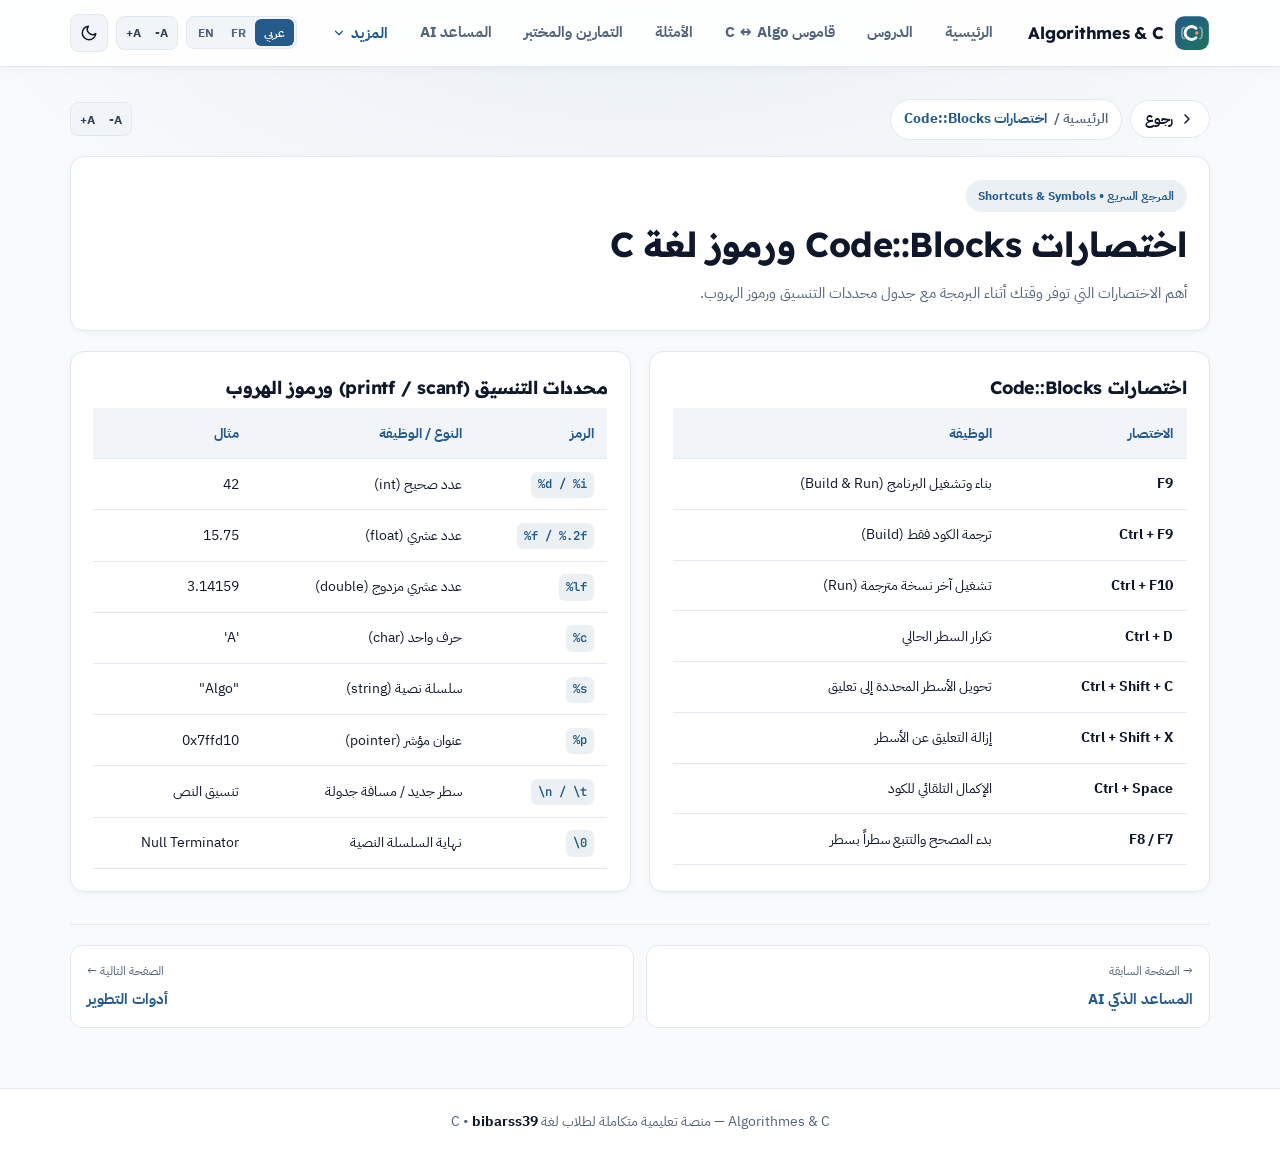
<file: i5.html>
<!DOCTYPE html>
<html lang="ar" dir="rtl">
<head>
  <meta charset="UTF-8" />
  <meta name="viewport" content="width=device-width, initial-scale=1.0" />
  <title>الاختصارات والرموز | Algorithmes &amp; C</title>
  <link rel="icon" type="image/svg+xml" href="./favicon.svg" />
  <link rel="preconnect" href="https://fonts.googleapis.com" />
  <link rel="preconnect" href="https://fonts.gstatic.com" crossorigin />
  <link href="https://fonts.googleapis.com/css2?family=IBM+Plex+Sans+Arabic:wght@400;500;600;700&family=JetBrains+Mono:wght@400;500;600&family=Readex+Pro:wght@500;600;700&display=swap" rel="stylesheet" />
  <link rel="stylesheet" href="./style.css?v=8" />
  
</head>
<body>
  <header id="siteHeader"></header>
  <main class="container">
    
<div class="card" style="margin-bottom:1.25rem">
  <span class="badge">المرجع السريع • Shortcuts &amp; Symbols</span>
  <h1 style="margin-top:0.5rem" data-ar="اختصارات Code::Blocks ورموز لغة C" data-fr="Raccourcis Code::Blocks &amp; Spécificateurs C" data-en="Code::Blocks Shortcuts &amp; C Specifiers">اختصارات Code::Blocks ورموز لغة C</h1>
  <p class="muted" data-ar="أهم الاختصارات التي توفر وقتك أثناء البرمجة مع جدول محددات التنسيق ورموز الهروب." data-fr="Les raccourcis essentiels pour coder plus vite et le tableau complet des spécificateurs printf/scanf." data-en="Essential IDE shortcuts to code faster plus printf/scanf format specifiers and escape sequences.">أهم الاختصارات التي توفر وقتك أثناء البرمجة مع جدول محددات التنسيق ورموز الهروب.</p>
</div>

<div class="grid-2">
  <div class="card">
    <h3 data-ar="اختصارات Code::Blocks" data-fr="Raccourcis Code::Blocks" data-en="Code::Blocks Shortcuts">اختصارات Code::Blocks</h3>
    <table class="clean-table">
      <thead><tr><th data-ar="الاختصار" data-fr="Raccourci" data-en="Shortcut">الاختصار</th><th data-ar="الوظيفة" data-fr="Action" data-en="Action">الوظيفة</th></tr></thead>
      <tbody>
        <tr><td><strong dir="ltr">F9</strong></td><td>بناء وتشغيل البرنامج (Build &amp; Run)</td></tr>
        <tr><td><strong dir="ltr">Ctrl + F9</strong></td><td>ترجمة الكود فقط (Build)</td></tr>
        <tr><td><strong dir="ltr">Ctrl + F10</strong></td><td>تشغيل آخر نسخة مترجمة (Run)</td></tr>
        <tr><td><strong dir="ltr">Ctrl + D</strong></td><td>تكرار السطر الحالي</td></tr>
        <tr><td><strong dir="ltr">Ctrl + Shift + C</strong></td><td>تحويل الأسطر المحددة إلى تعليق</td></tr>
        <tr><td><strong dir="ltr">Ctrl + Shift + X</strong></td><td>إزالة التعليق عن الأسطر</td></tr>
        <tr><td><strong dir="ltr">Ctrl + Space</strong></td><td>الإكمال التلقائي للكود</td></tr>
        <tr><td><strong dir="ltr">F8 / F7</strong></td><td>بدء المصحح والتتبع سطراً بسطر</td></tr>
      </tbody>
    </table>
  </div>
  <div class="card">
    <h3 data-ar="محددات التنسيق (printf / scanf) ورموز الهروب" data-fr="Spécificateurs (printf / scanf) &amp; Échappement" data-en="Format Specifiers &amp; Escape Sequences">محددات التنسيق (printf / scanf) ورموز الهروب</h3>
    <table class="clean-table">
      <thead><tr><th data-ar="الرمز" data-fr="Symbole" data-en="Symbol">الرمز</th><th data-ar="النوع / الوظيفة" data-fr="Type / Rôle" data-en="Type / Purpose">النوع / الوظيفة</th><th data-ar="مثال" data-fr="Exemple" data-en="Example">مثال</th></tr></thead>
      <tbody>
        <tr><td><code>%d / %i</code></td><td>عدد صحيح (int)</td><td>42</td></tr>
        <tr><td><code>%f / %.2f</code></td><td>عدد عشري (float)</td><td>15.75</td></tr>
        <tr><td><code>%lf</code></td><td>عدد عشري مزدوج (double)</td><td>3.14159</td></tr>
        <tr><td><code>%c</code></td><td>حرف واحد (char)</td><td>'A'</td></tr>
        <tr><td><code>%s</code></td><td>سلسلة نصية (string)</td><td>"Algo"</td></tr>
        <tr><td><code>%p</code></td><td>عنوان مؤشر (pointer)</td><td>0x7ffd10</td></tr>
        <tr><td><code>\n / \t</code></td><td>سطر جديد / مسافة جدولة</td><td>تنسيق النص</td></tr>
        <tr><td><code>\0</code></td><td>نهاية السلسلة النصية</td><td>Null Terminator</td></tr>
      </tbody>
    </table>
  </div>
</div>

  </main>
  <footer id="siteFooter"></footer>
  <script src="./core.js?v=8"></script>
  
  <script>
    renderSharedChrome('i5.html');
  </script>
</body>
</html>
</file>
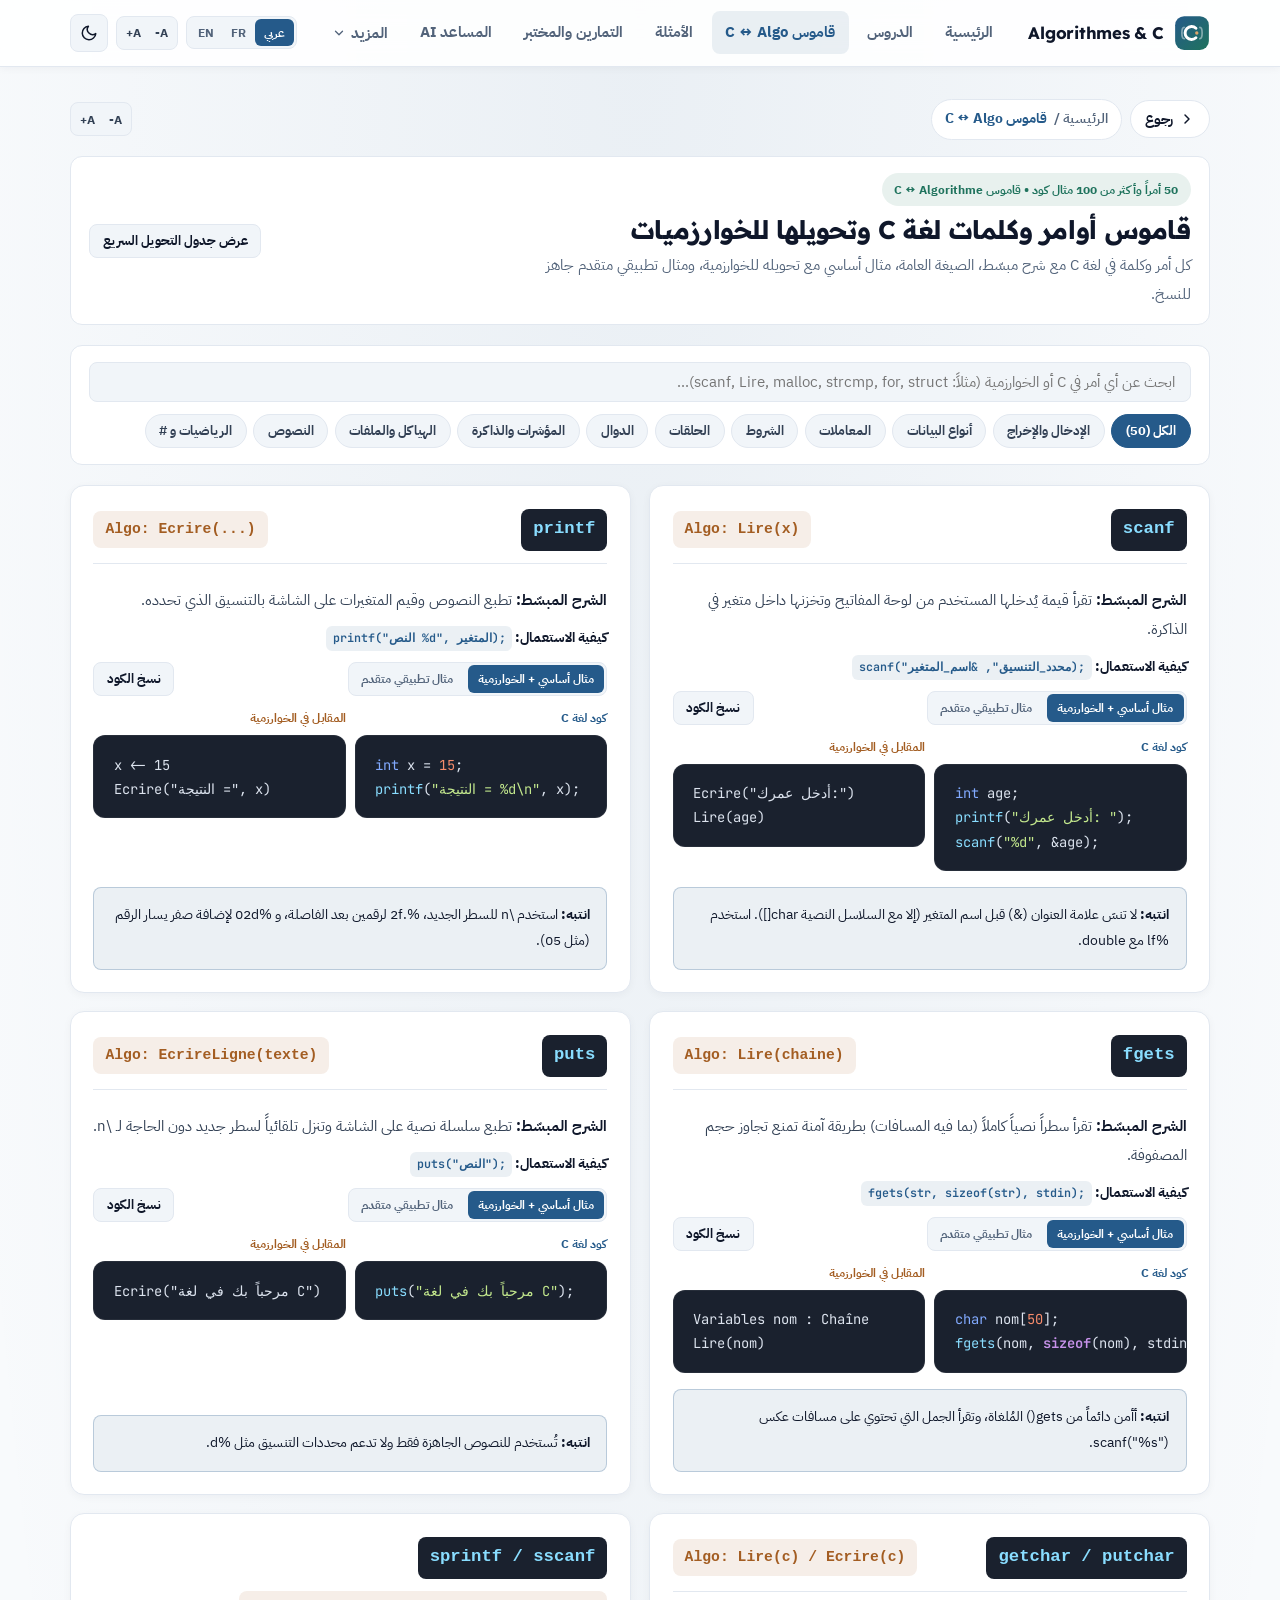
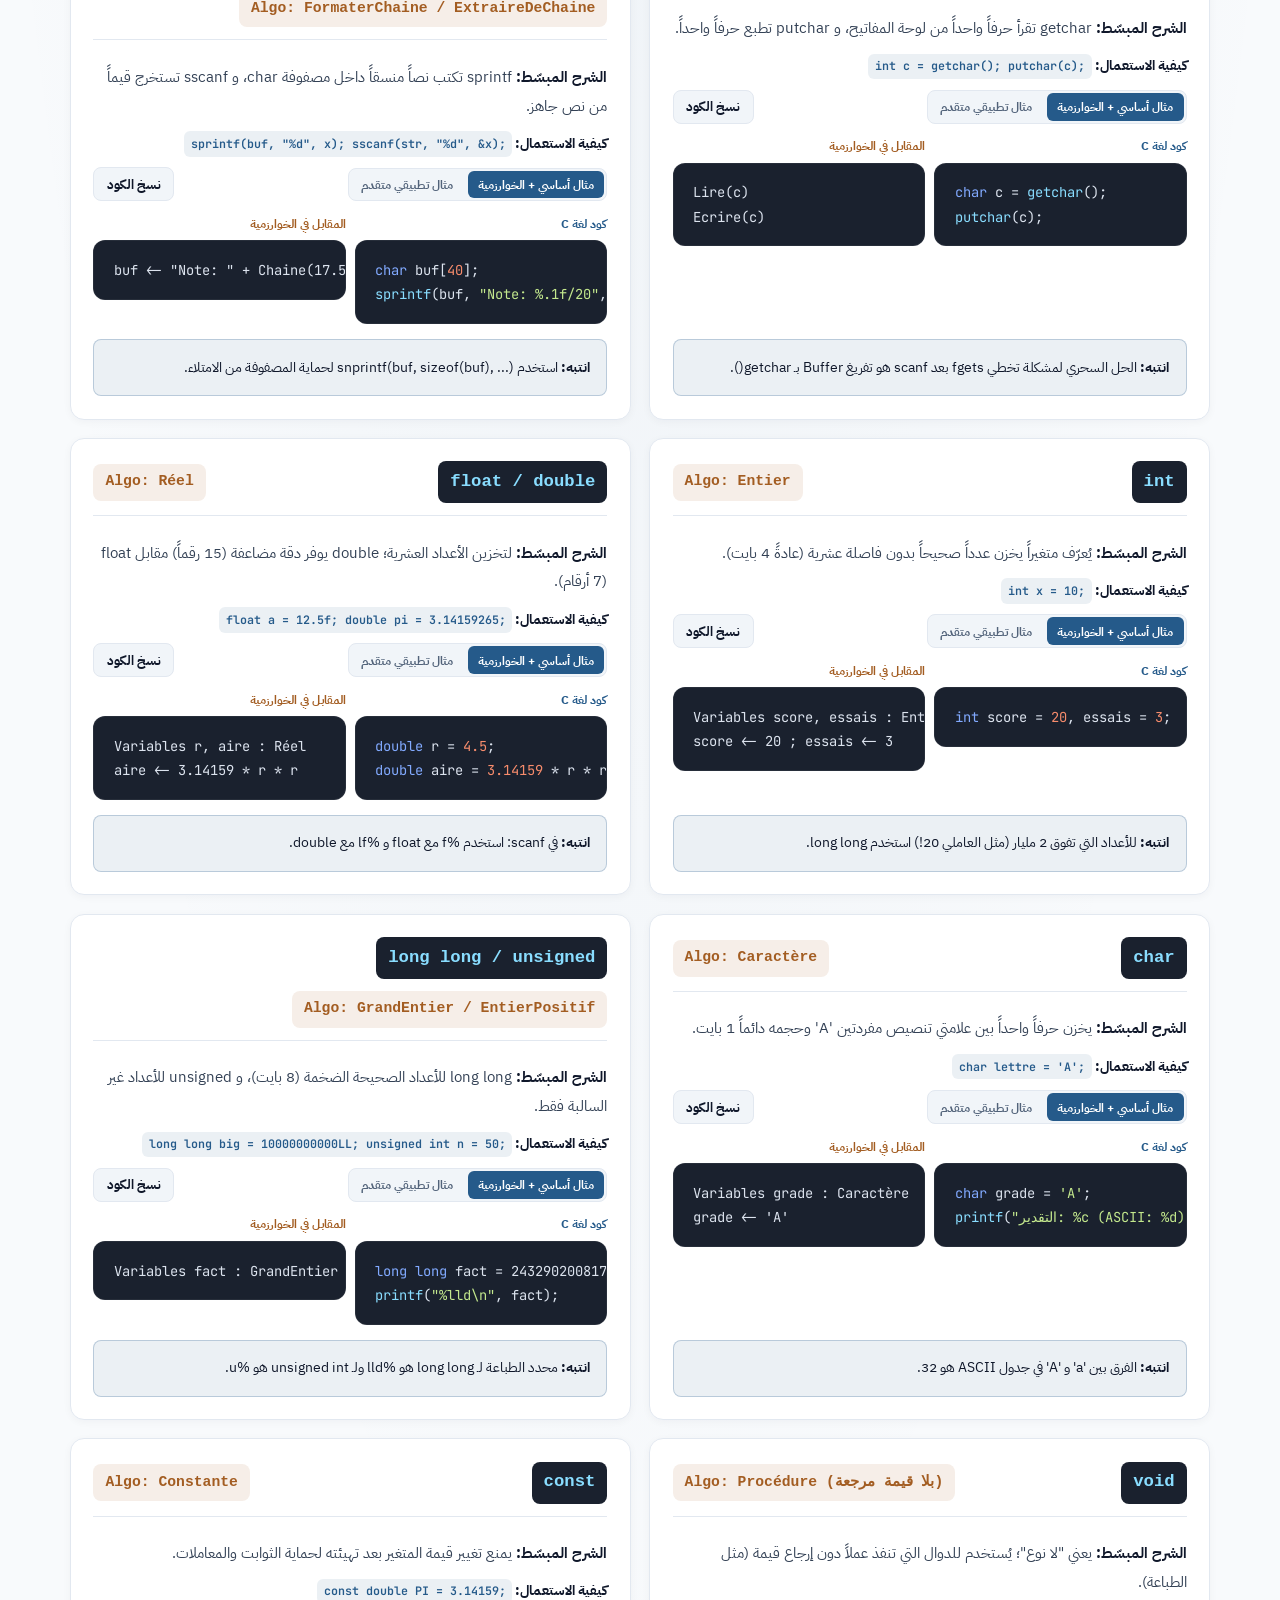
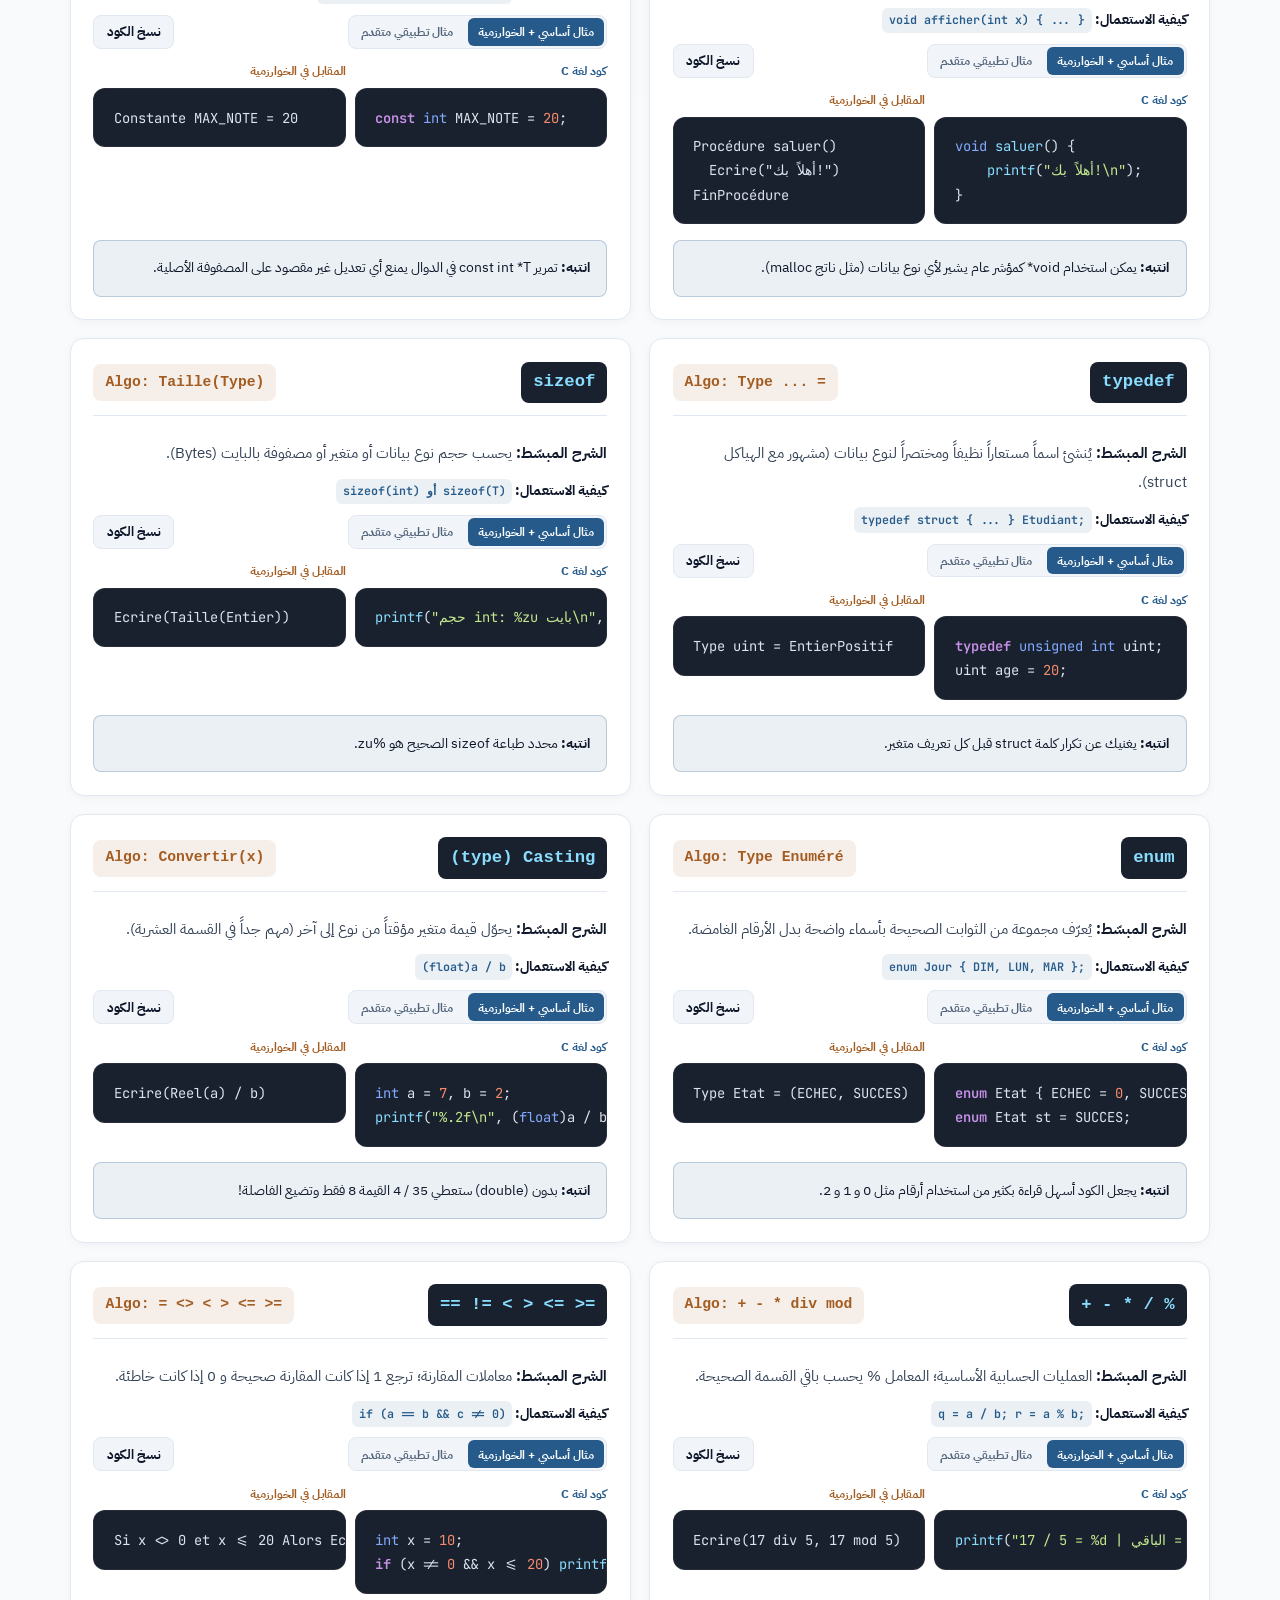
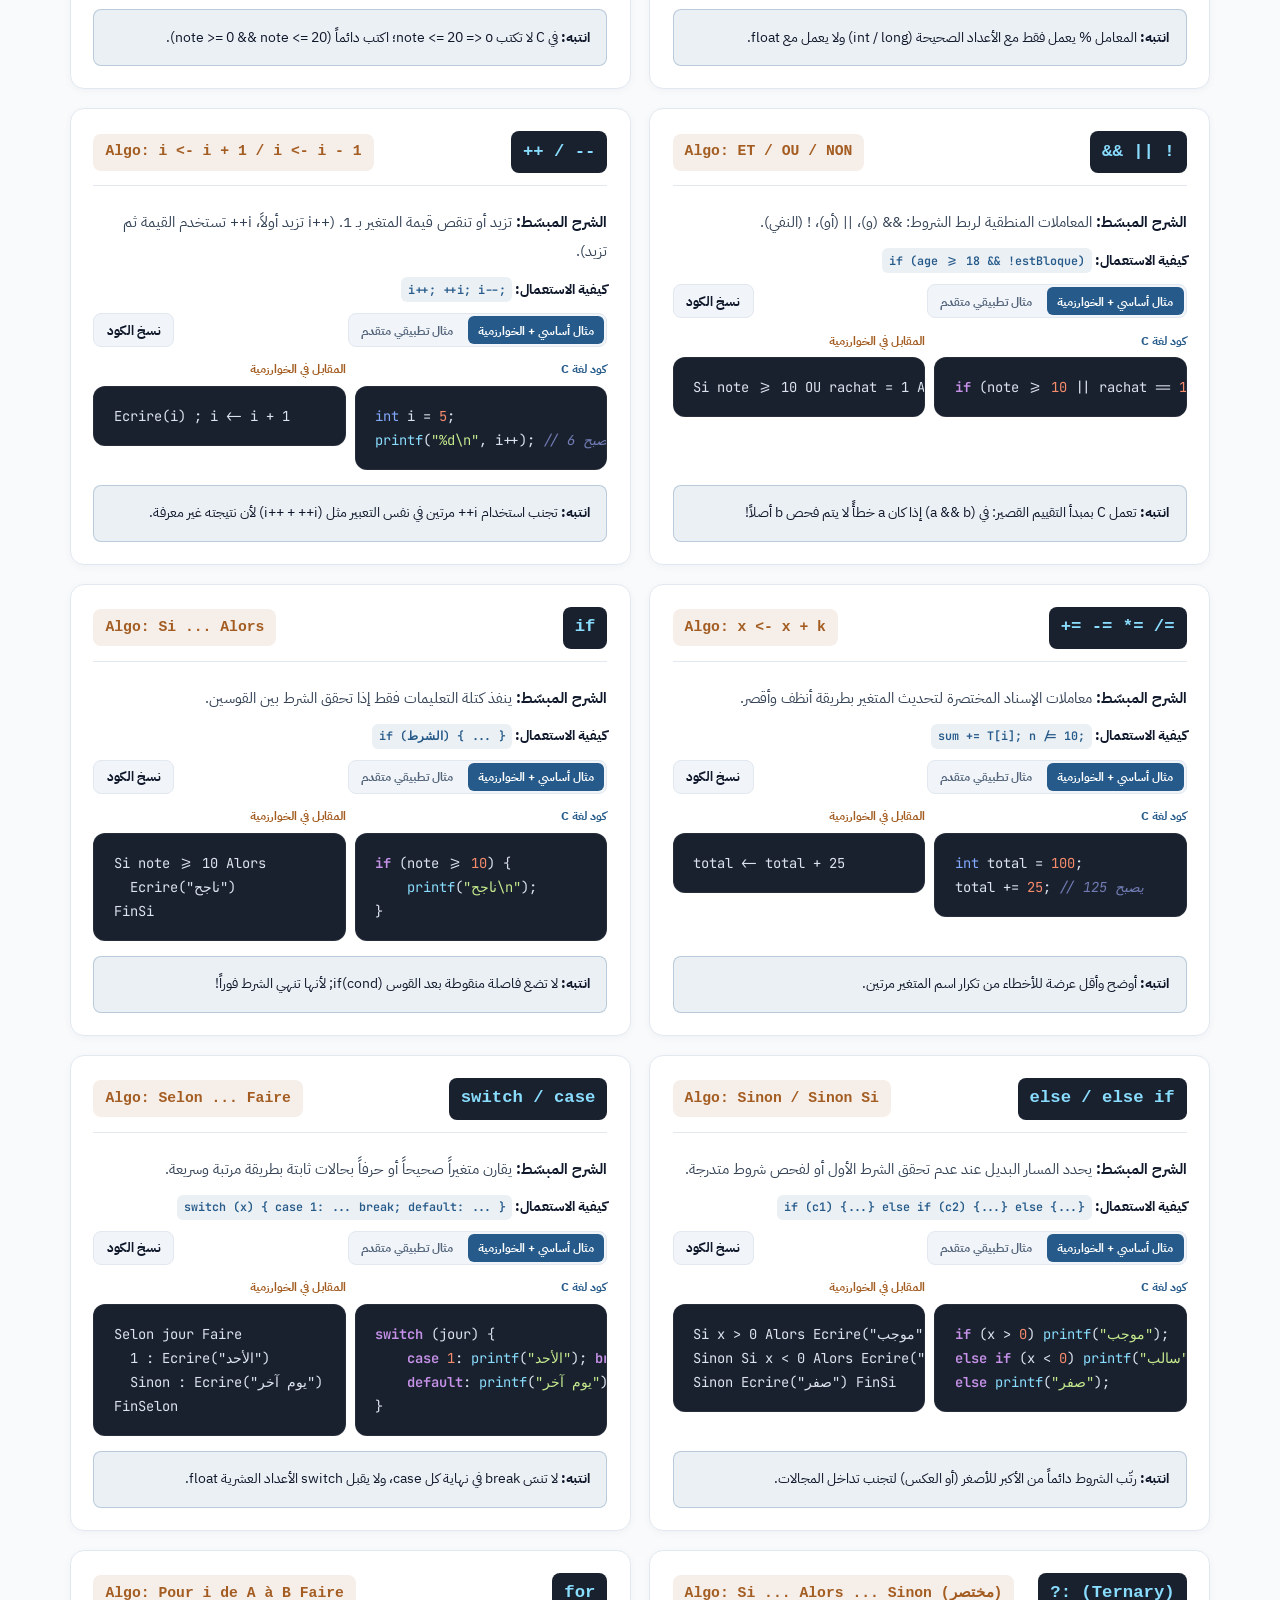
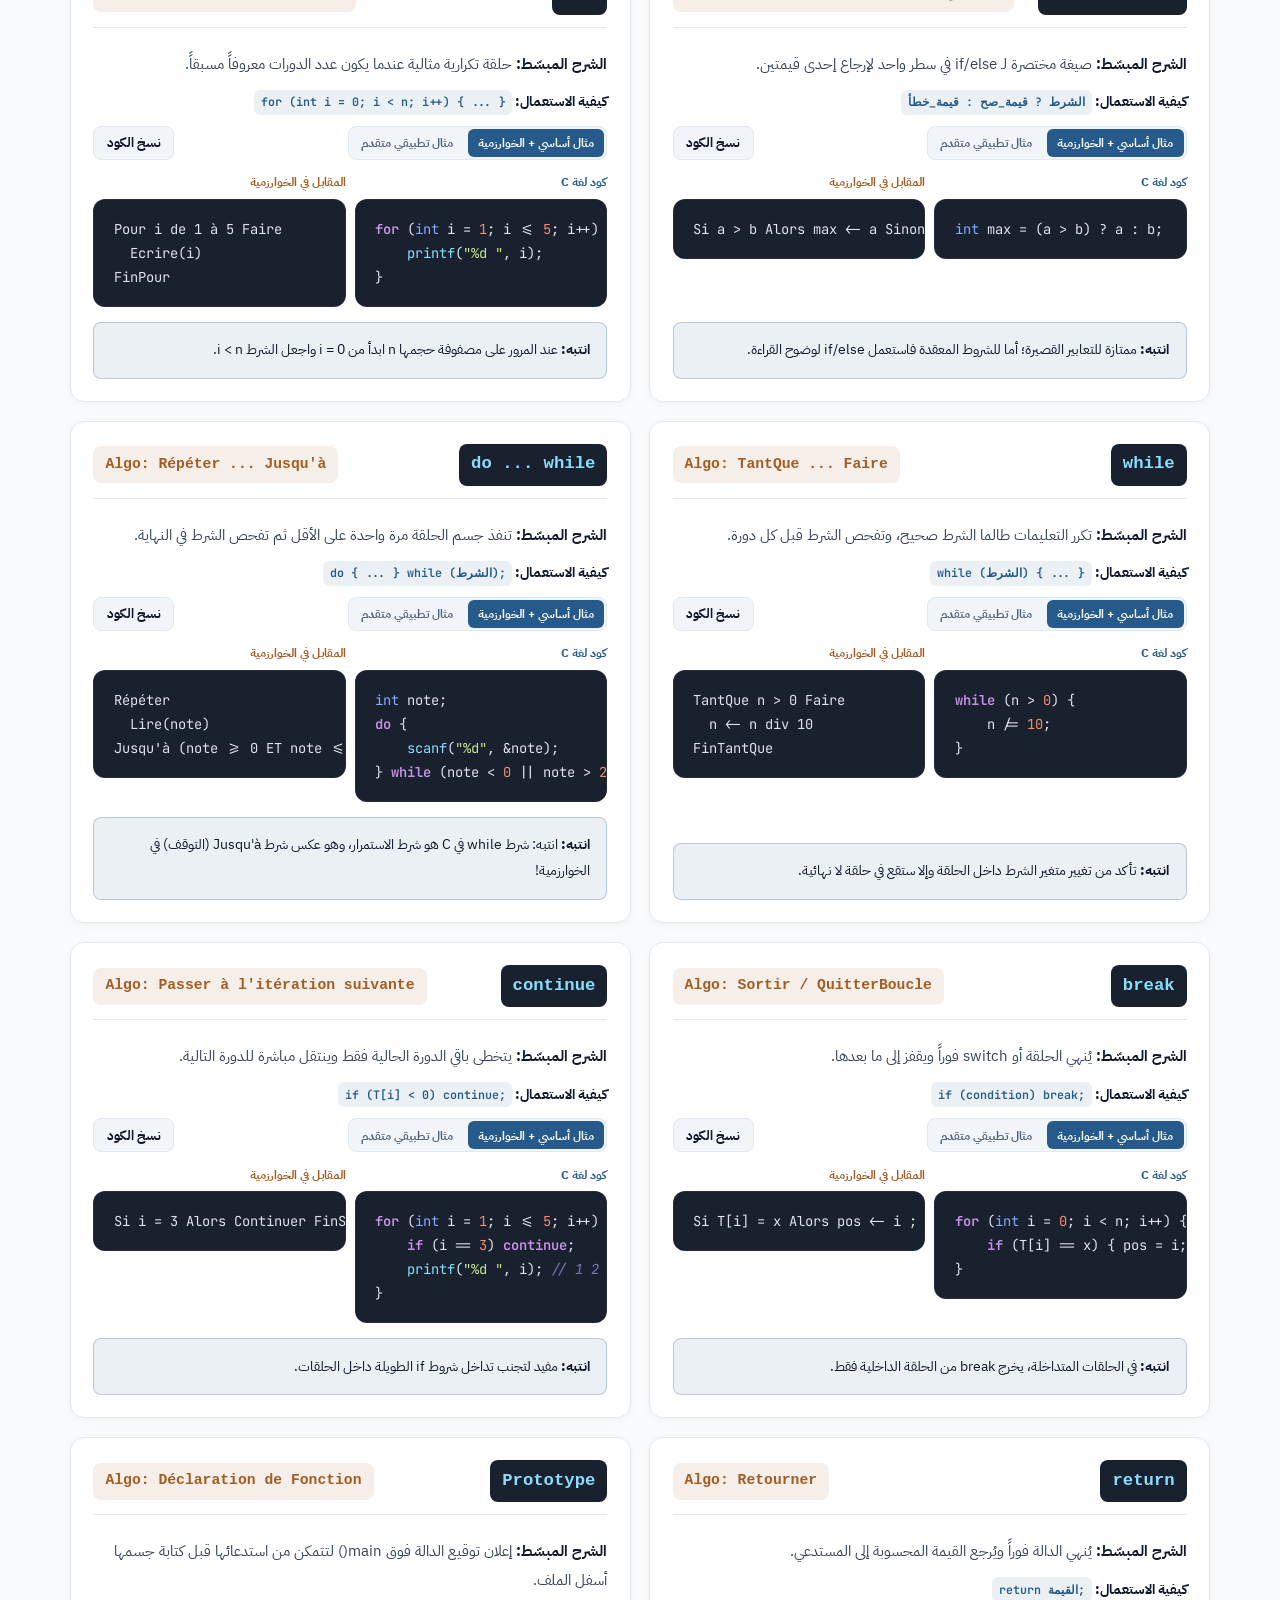
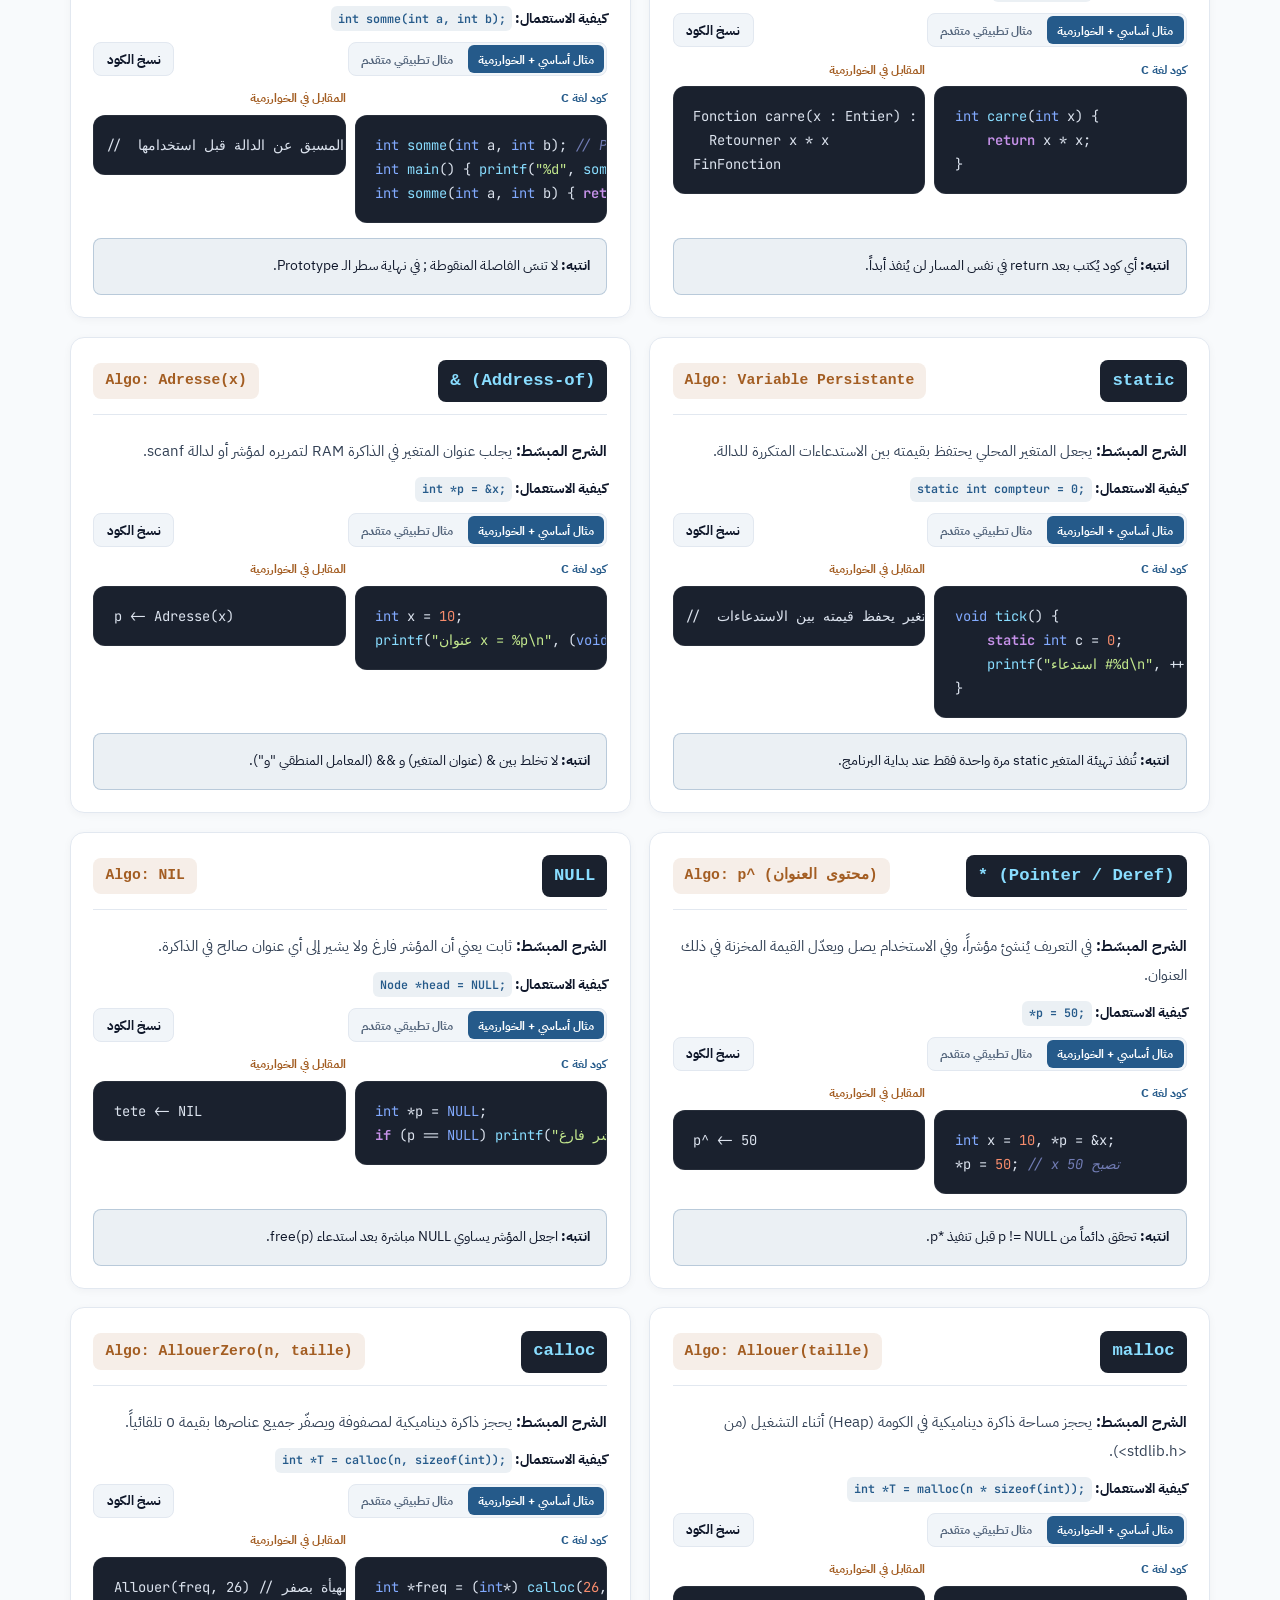
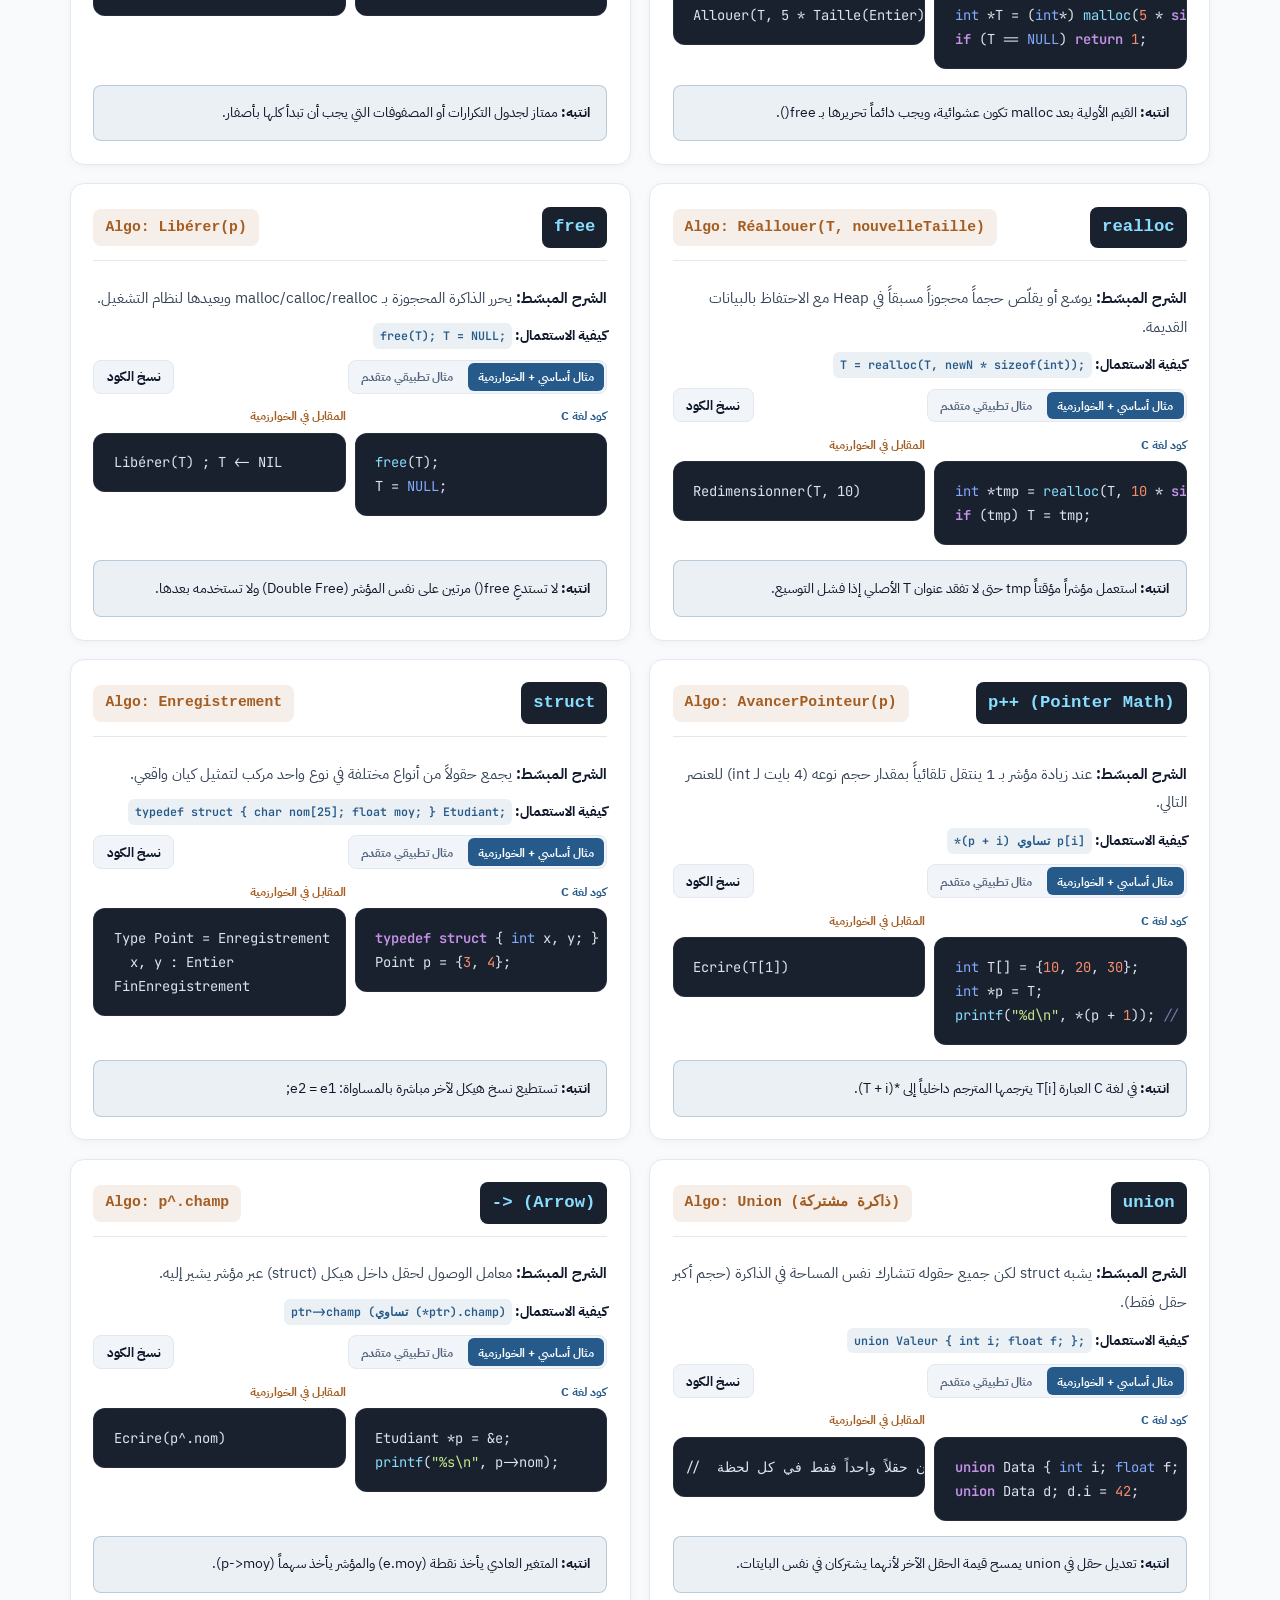
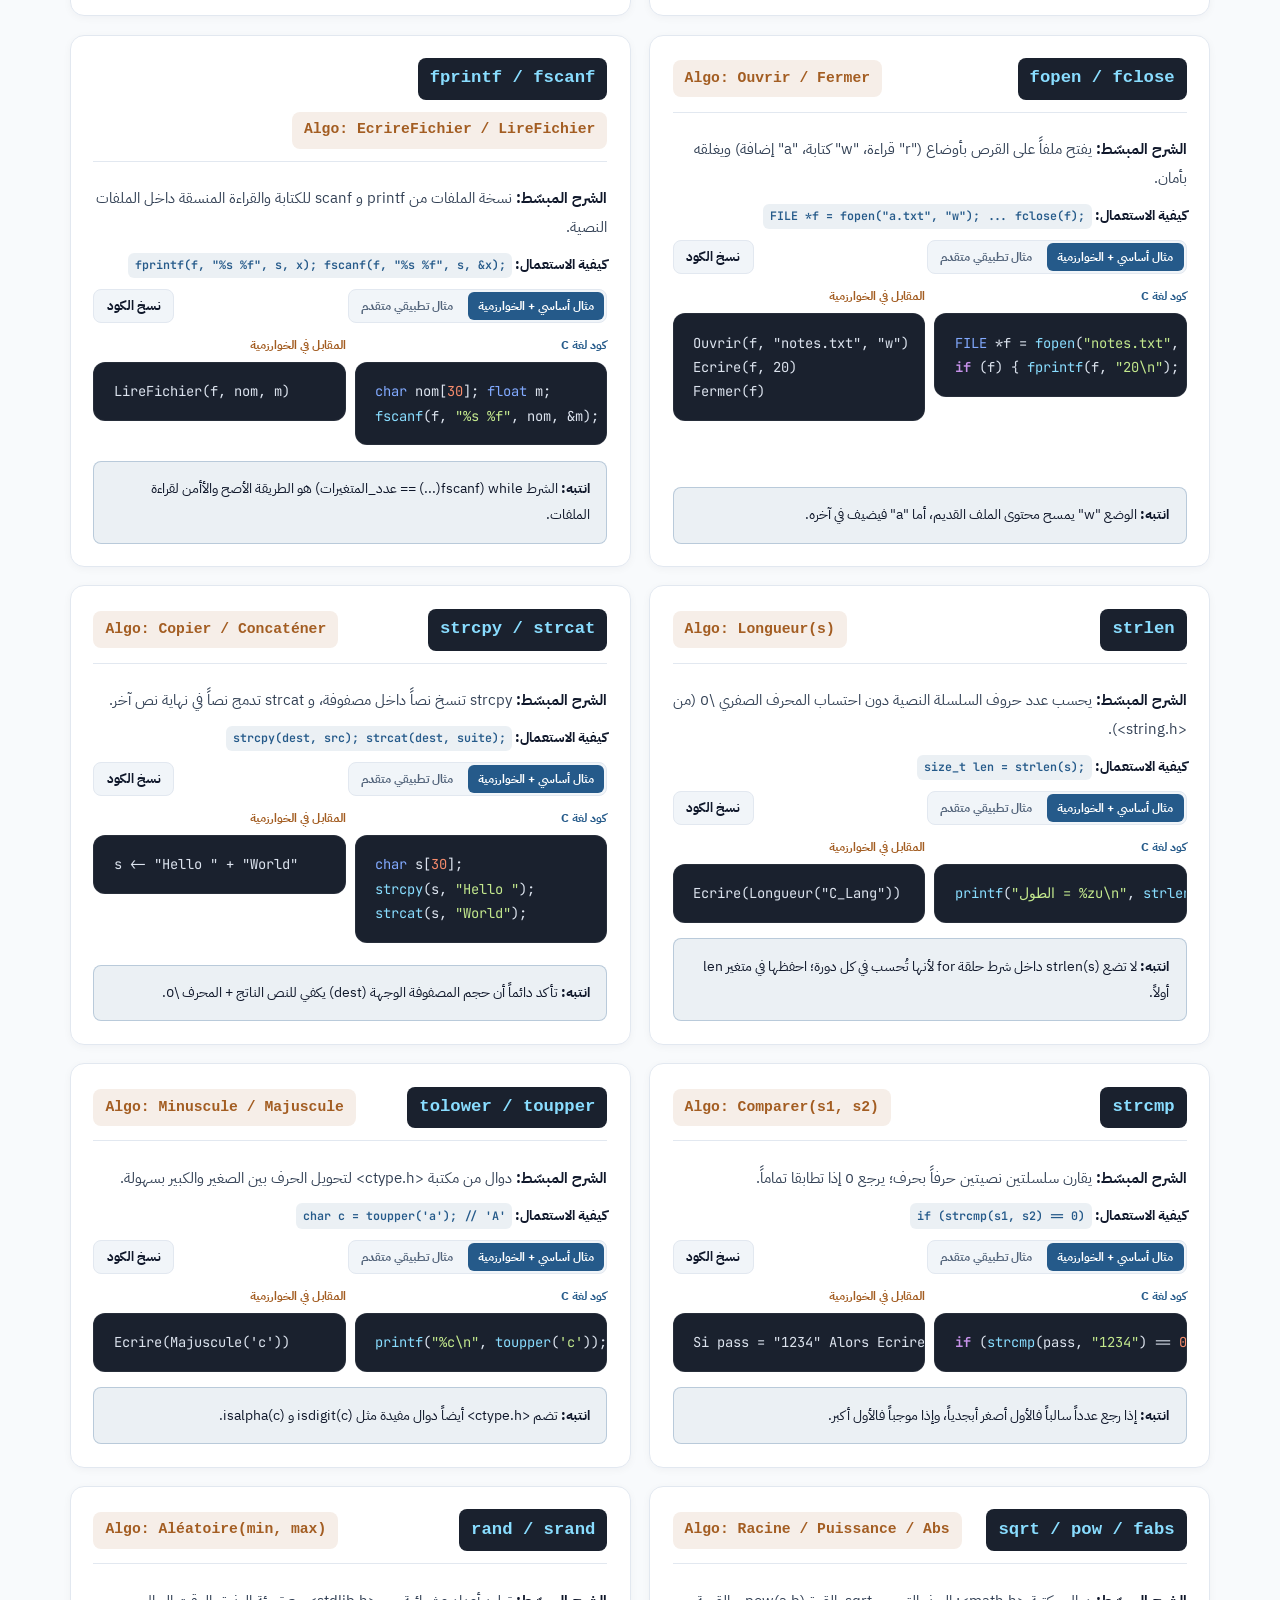
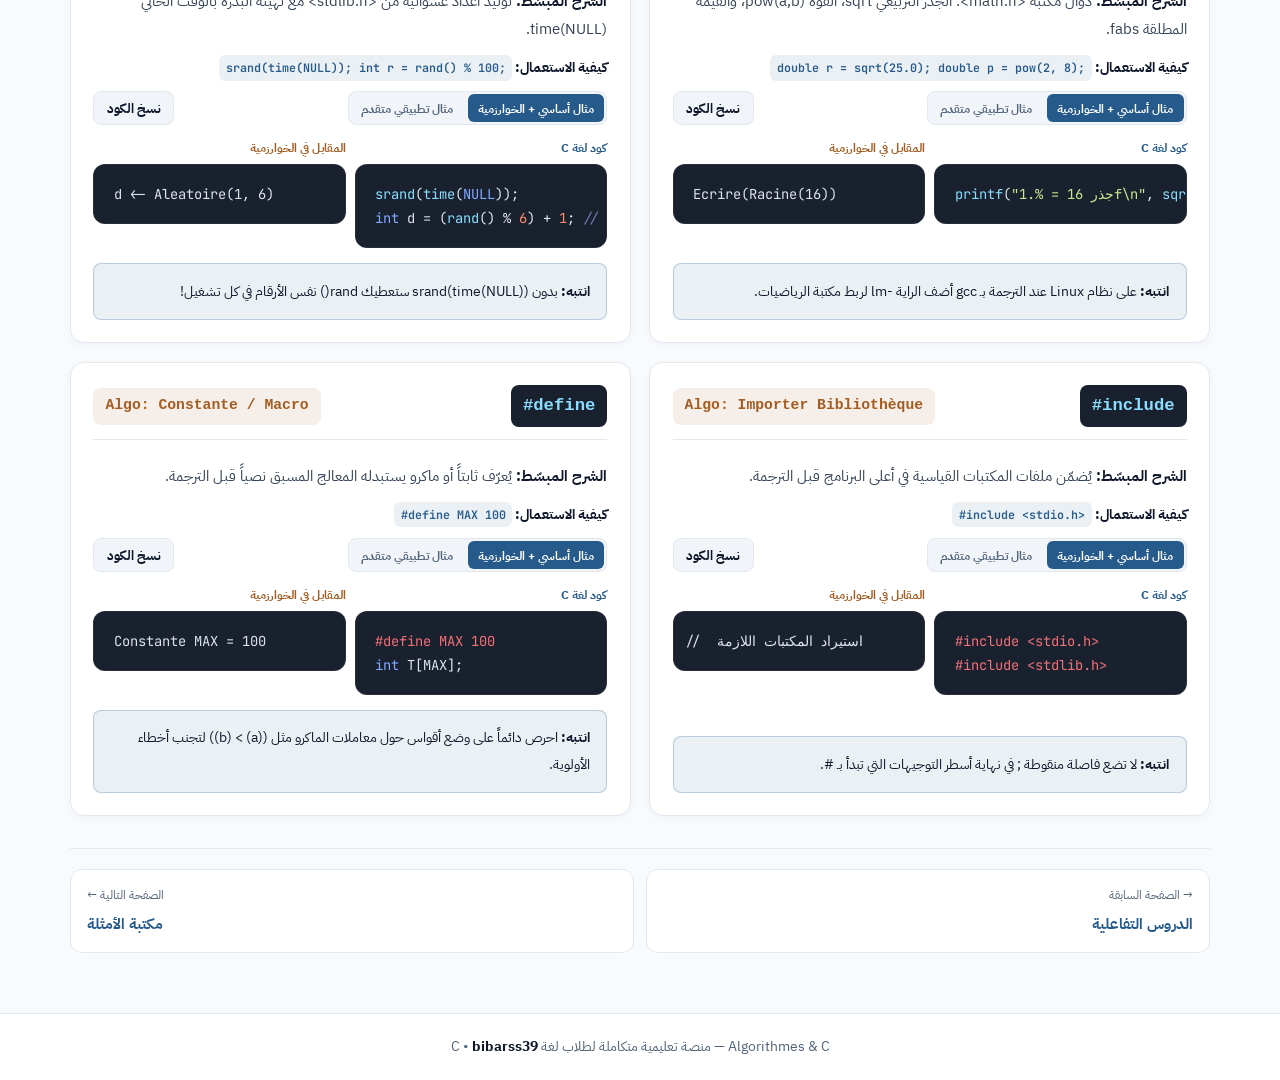
<file: keywords.html>
<!DOCTYPE html>
<html lang="ar" dir="rtl">
<head>
  <meta charset="UTF-8" />
  <meta name="viewport" content="width=device-width, initial-scale=1.0" />
  <title>قاموس أوامر C والخوارزميات | Algorithmes &amp; C</title>
  <link rel="icon" type="image/svg+xml" href="./favicon.svg" />
  <link rel="preconnect" href="https://fonts.googleapis.com" />
  <link rel="preconnect" href="https://fonts.gstatic.com" crossorigin />
  <link href="https://fonts.googleapis.com/css2?family=IBM+Plex+Sans+Arabic:wght@400;500;600;700&family=JetBrains+Mono:wght@400;500;600&family=Readex+Pro:wght@500;600;700&display=swap" rel="stylesheet" />
  <link rel="stylesheet" href="./style.css?v=8" />
</head>
<body>
  <header id="siteHeader"></header>
  <main class="container">
    <div class="toolbar">
      <div>
        <span class="badge badge-sage" data-ar="50 أمراً وأكثر من 100 مثال كود • قاموس C ↔ Algorithme" data-fr="50 commandes &amp; +100 exemples • Dictionnaire C ↔ Algorithme" data-en="50 Commands &amp; 100+ Snippets • C ↔ Algorithm Dict">50 أمراً وأكثر من 100 مثال كود • قاموس C ↔ Algorithme</span>
        <h1 style="font-size:1.6rem;margin:0.35rem 0 0.25rem" data-ar="قاموس أوامر وكلمات لغة C وتحويلها للخوارزميات" data-fr="Dictionnaire des commandes C &amp; équivalents Algorithmiques" data-en="C Language Commands &amp; Algorithm Dictionary">قاموس أوامر وكلمات لغة C وتحويلها للخوارزميات</h1>
        <p class="muted prose" data-ar="كل أمر وكلمة في لغة C مع شرح مبسّط، الصيغة العامة، مثال أساسي مع تحويله للخوارزمية، ومثال تطبيقي متقدم جاهز للنسخ." data-fr="Chaque commande C expliquée simplement avec syntaxe, exemple de base + algorithme, et exemple avancé prêt à copier." data-en="Every essential C command explained clearly with syntax, basic example + pseudocode, and an advanced practical snippet.">كل أمر وكلمة في لغة C مع شرح مبسّط، الصيغة العامة، مثال أساسي مع تحويله للخوارزمية، ومثال تطبيقي متقدم جاهز للنسخ.</p>
      </div>
      <button id="toggleTableBtn" type="button" class="btn btn-soft btn-sm" data-ar="عرض جدول التحويل السريع" data-fr="Afficher le tableau récapitulatif" data-en="Show Quick Conversion Table">عرض جدول التحويل السريع</button>
    </div>

    <div class="toolbar">
      <input id="kwSearch" class="input" style="flex:1;min-width:220px" type="text" placeholder="ابحث عن أي أمر في C أو الخوارزمية (مثلاً: scanf, Lire, malloc, strcmp, for, struct)..." data-ph-ar="ابحث عن أي أمر في C أو الخوارزمية (مثلاً: scanf, Lire, malloc, strcmp, for, struct)..." data-ph-fr="Rechercher une commande C ou Algo (ex: scanf, Lire, malloc, for, struct)..." data-ph-en="Search any C command or Algorithm keyword (e.g., scanf, malloc, for, struct)..." />
      <div class="pill-group" id="kwCats">
        <button type="button" class="pill active" data-kcat="all" data-ar="الكل (50)" data-fr="Tous (50)" data-en="All (50)">الكل (50)</button>
        <button type="button" class="pill" data-kcat="io" data-ar="الإدخال والإخراج" data-fr="Entrées / Sorties" data-en="Input / Output">الإدخال والإخراج</button>
        <button type="button" class="pill" data-kcat="types" data-ar="أنواع البيانات" data-fr="Types" data-en="Data Types">أنواع البيانات</button>
        <button type="button" class="pill" data-kcat="ops" data-ar="المعاملات" data-fr="Opérateurs" data-en="Operators">المعاملات</button>
        <button type="button" class="pill" data-kcat="cond" data-ar="الشروط" data-fr="Conditions" data-en="Conditions">الشروط</button>
        <button type="button" class="pill" data-kcat="loops" data-ar="الحلقات" data-fr="Boucles" data-en="Loops">الحلقات</button>
        <button type="button" class="pill" data-kcat="funcs" data-ar="الدوال" data-fr="Fonctions" data-en="Functions">الدوال</button>
        <button type="button" class="pill" data-kcat="pointers" data-ar="المؤشرات والذاكرة" data-fr="Pointeurs &amp; Mémoire" data-en="Pointers &amp; Memory">المؤشرات والذاكرة</button>
        <button type="button" class="pill" data-kcat="structs" data-ar="الهياكل والملفات" data-fr="Structures &amp; Fichiers" data-en="Structs &amp; Files">الهياكل والملفات</button>
        <button type="button" class="pill" data-kcat="strings" data-ar="النصوص" data-fr="Chaînes" data-en="Strings">النصوص</button>
        <button type="button" class="pill" data-kcat="pre" data-ar="الرياضيات و #" data-fr="Maths &amp; #" data-en="Math &amp; Macros">الرياضيات و #</button>
      </div>
    </div>

    <div id="kwTableWrap" class="card" style="display:none;margin-bottom:1.25rem;overflow-x:auto">
      <h3 style="margin-bottom:0.75rem" data-ar="جدول التحويل السريع: لغة C ↔ الخوارزميات (Algorithme)" data-fr="Tableau de conversion rapide : C ↔ Algorithme" data-en="Quick Conversion Table: C ↔ Algorithm">جدول التحويل السريع: لغة C ↔ الخوارزميات (Algorithme)</h3>
      <table class="clean-table">
        <thead>
          <tr><th data-ar="الأمر في C" data-fr="Commande C" data-en="C Command">الأمر في C</th><th data-ar="المقابل في الخوارزمية" data-fr="Équivalent Algorithme" data-en="Algorithm Equivalent">المقابل في الخوارزمية</th><th data-ar="الوظيفة باختصار" data-fr="Rôle en bref" data-en="Summary">الوظيفة باختصار</th><th data-ar="الصيغة العامة" data-fr="Syntaxe" data-en="Syntax">الصيغة العامة</th></tr>
        </thead>
        <tbody id="kwTableBody"></tbody>
      </table>
    </div>

    <div id="kwGrid" class="grid-2"></div>
  </main>
  <footer id="siteFooter"></footer>
  <script src="./core.js?v=8"></script>
  <script src="./keywords-data.js"></script>
  <script>
    renderSharedChrome('keywords.html');

    let kwCat = 'all';
    let showTable = false;

    function renderKeywords() {
      const q = (document.getElementById('kwSearch').value || '').trim().toLowerCase();
      const list = KEYWORDS_DATA.filter(item => {
        if (kwCat !== 'all' && item.cat !== kwCat) return false;
        if (!q) return true;
        return (item.cmd + ' ' + item.algo + ' ' + item.short + ' ' + item.syntax + ' ' + item.cEx + ' ' + (item.cEx2 || '')).toLowerCase().includes(q);
      });

      const tbl = document.getElementById('kwTableWrap');
      const grid = document.getElementById('kwGrid');
      tbl.style.display = showTable ? 'block' : 'none';
      grid.style.display = showTable ? 'none' : 'grid';

      if (showTable) {
        document.getElementById('kwTableBody').innerHTML = list.map(it => `
          <tr>
            <td><code dir="ltr">${escapeHtml(it.cmd)}</code></td>
            <td><span class="kw-algo-tag" style="font-size:0.82rem">${escapeHtml(it.algo)}</span></td>
            <td>${escapeHtml(it.short)}</td>
            <td><code dir="ltr">${escapeHtml(it.syntax)}</code></td>
          </tr>`).join('');
        return;
      }

      if (!list.length) {
        grid.innerHTML = `<div class="card" style="grid-column:1/-1;text-align:center">لم يتم العثور على أمر مطابق لبحثك.</div>`;
        return;
      }

      grid.innerHTML = list.map((it, idx) => `
        <article class="card card-hover" style="display:flex;flex-direction:column;gap:0.65rem" data-card-idx="${idx}">
          <div class="kw-header">
            <span class="kw-c-tag">${escapeHtml(it.cmd)}</span>
            <span class="kw-algo-tag">Algo: ${escapeHtml(it.algo)}</span>
          </div>
          <p style="font-size:0.95rem"><strong>الشرح المبسّط:</strong> ${escapeHtml(it.short)}</p>
          <div style="font-size:0.86rem">
            <strong>كيفية الاستعمال:</strong> <code dir="ltr">${escapeHtml(it.syntax)}</code>
          </div>

          <div class="kw-card-title-row">
            <div class="ex-tabs">
              <button type="button" class="ex-tab-btn active" data-extab="basic">مثال أساسي + الخوارزمية</button>
              <button type="button" class="ex-tab-btn" data-extab="adv">مثال تطبيقي متقدم</button>
            </div>
            <button type="button" class="btn btn-soft btn-sm" data-kwcp="${idx}">نسخ الكود</button>
          </div>

          <div class="ex-panel-basic">
            <div class="grid-2" style="gap:0.6rem">
              <div>
                <div style="font-size:0.78rem;font-weight:700;color:var(--primary)">كود لغة C</div>
                <pre class="code-block" style="margin:0.3rem 0">${highlightC(it.cEx)}</pre>
              </div>
              <div>
                <div style="font-size:0.78rem;font-weight:700;color:var(--sand)">المقابل في الخوارزمية</div>
                <pre class="code-block" style="margin:0.3rem 0">${escapeHtml(it.algoEx)}</pre>
              </div>
            </div>
          </div>

          <div class="ex-panel-adv" style="display:none">
            <div style="font-size:0.78rem;font-weight:700;color:var(--sage)">تطبيق عملي إضافي بلغة C</div>
            <pre class="code-block" style="margin:0.3rem 0">${highlightC(it.cEx2 || it.cEx)}</pre>
          </div>

          <div class="callout callout-info" style="margin:auto 0 0;font-size:0.86rem">
            <strong>انتبه:</strong> ${escapeHtml(it.tip)}
          </div>
        </article>`).join('');

      grid.querySelectorAll('article[data-card-idx]').forEach(card => {
        const idx = Number(card.dataset.cardIdx);
        const item = list[idx];
        let activeMode = 'basic';
        card.querySelectorAll('.ex-tab-btn').forEach(btn => {
          btn.addEventListener('click', () => {
            activeMode = btn.dataset.extab;
            card.querySelectorAll('.ex-tab-btn').forEach(b => b.classList.toggle('active', b === btn));
            card.querySelector('.ex-panel-basic').style.display = activeMode === 'basic' ? 'block' : 'none';
            card.querySelector('.ex-panel-adv').style.display = activeMode === 'adv' ? 'block' : 'none';
          });
        });
        card.querySelector('[data-kwcp]').addEventListener('click', () => {
          copyCodeText(activeMode === 'adv' ? (item.cEx2 || item.cEx) : item.cEx);
        });
      });
    }

    document.addEventListener('DOMContentLoaded', () => {
      document.getElementById('kwSearch').addEventListener('input', renderKeywords);
      document.querySelectorAll('#kwCats .pill').forEach(p => p.addEventListener('click', () => {
        kwCat = p.dataset.kcat;
        document.querySelectorAll('#kwCats .pill').forEach(x => x.classList.toggle('active', x === p));
        renderKeywords();
      }));
      document.getElementById('toggleTableBtn').addEventListener('click', (e) => {
        showTable = !showTable;
        e.target.textContent = showTable ? 'عرض البطاقات التفصيلية' : 'عرض جدول التحويل السريع';
        renderKeywords();
      });
      renderKeywords();
    });
  </script>
</body>
</html>
</file>
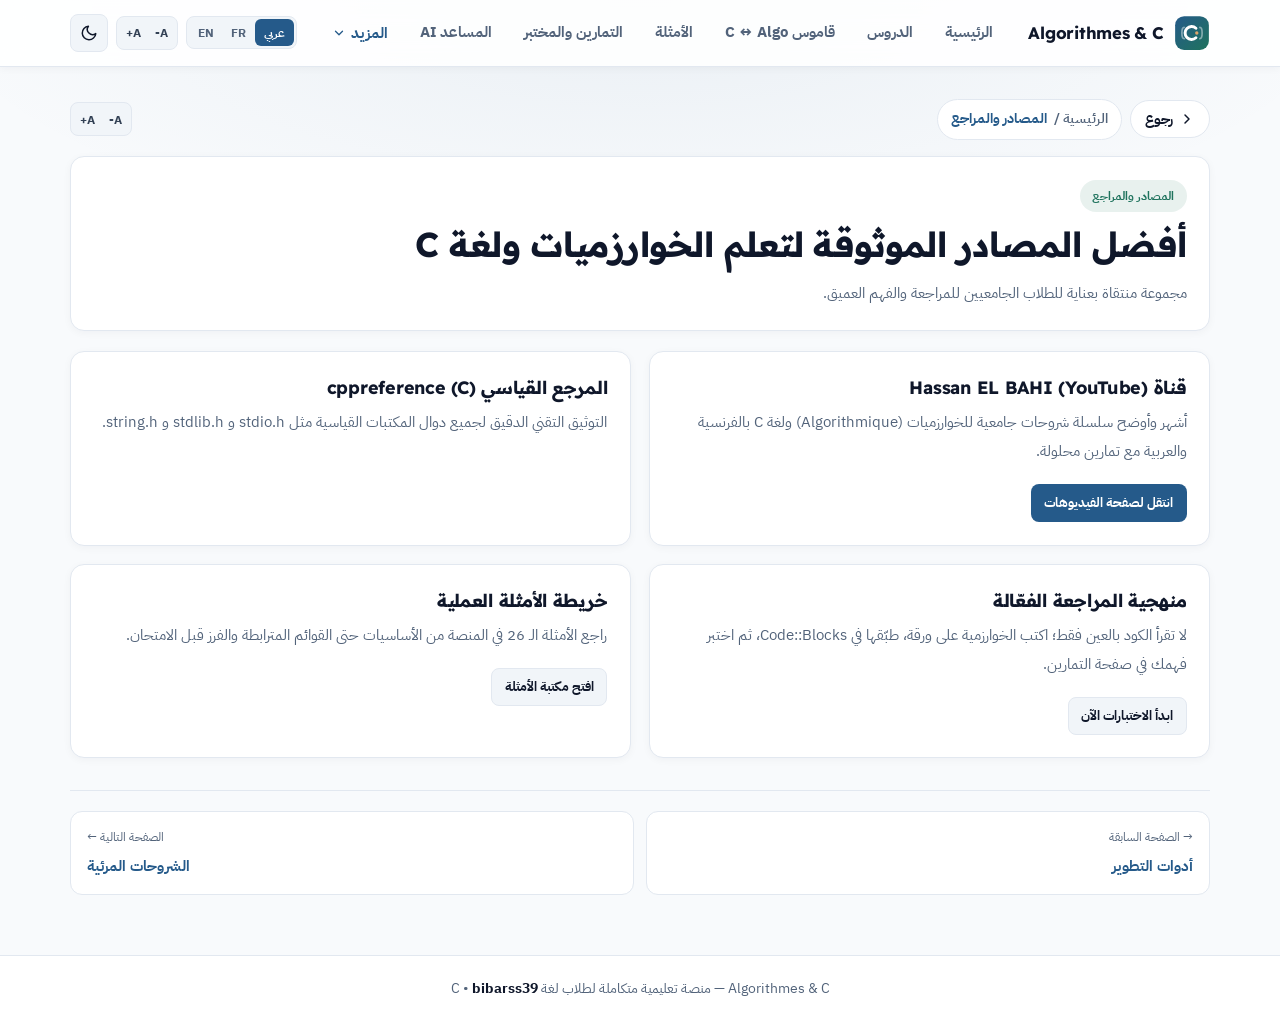
<file: ms.html>
<!DOCTYPE html>
<html lang="ar" dir="rtl">
<head>
  <meta charset="UTF-8" />
  <meta name="viewport" content="width=device-width, initial-scale=1.0" />
  <title>المصادر والمراجع | Algorithmes &amp; C</title>
  <link rel="icon" type="image/svg+xml" href="./favicon.svg" />
  <link rel="preconnect" href="https://fonts.googleapis.com" />
  <link rel="preconnect" href="https://fonts.gstatic.com" crossorigin />
  <link href="https://fonts.googleapis.com/css2?family=IBM+Plex+Sans+Arabic:wght@400;500;600;700&family=JetBrains+Mono:wght@400;500;600&family=Readex+Pro:wght@500;600;700&display=swap" rel="stylesheet" />
  <link rel="stylesheet" href="./style.css?v=8" />
  
</head>
<body>
  <header id="siteHeader"></header>
  <main class="container">
    
<div class="card" style="margin-bottom:1.25rem">
  <span class="badge badge-sage" data-ar="المصادر والمراجع" data-fr="Ressources &amp; Références" data-en="Resources">المصادر والمراجع</span>
  <h1 style="margin-top:0.5rem" data-ar="أفضل المصادر الموثوقة لتعلم الخوارزميات ولغة C" data-fr="Meilleures Ressources pour l'Algorithmique et le C" data-en="Top Trusted Resources for C &amp; Algorithms">أفضل المصادر الموثوقة لتعلم الخوارزميات ولغة C</h1>
  <p class="muted">مجموعة منتقاة بعناية للطلاب الجامعيين للمراجعة والفهم العميق.</p>
</div>

<div class="grid-2">
  <div class="card">
    <h3>قناة Hassan EL BAHI (YouTube)</h3>
    <p class="muted">أشهر وأوضح سلسلة شروحات جامعية للخوارزميات (Algorithmique) ولغة C بالفرنسية والعربية مع تمارين محلولة.</p>
    <div class="btn-row"><a href="y.html" class="btn btn-primary btn-sm">انتقل لصفحة الفيديوهات</a></div>
  </div>
  <div class="card">
    <h3>المرجع القياسي cppreference (C)</h3>
    <p class="muted">التوثيق التقني الدقيق لجميع دوال المكتبات القياسية مثل stdio.h و stdlib.h و string.h.</p>
  </div>
  <div class="card">
    <h3>منهجية المراجعة الفعّالة</h3>
    <p class="muted">لا تقرأ الكود بالعين فقط؛ اكتب الخوارزمية على ورقة، طبّقها في Code::Blocks، ثم اختبر فهمك في صفحة التمارين.</p>
    <div class="btn-row"><a href="t.html" class="btn btn-soft btn-sm">ابدأ الاختبارات الآن</a></div>
  </div>
  <div class="card">
    <h3>خريطة الأمثلة العملية</h3>
    <p class="muted">راجع الأمثلة الـ 26 في المنصة من الأساسيات حتى القوائم المترابطة والفرز قبل الامتحان.</p>
    <div class="btn-row"><a href="amtla.html" class="btn btn-soft btn-sm">افتح مكتبة الأمثلة</a></div>
  </div>
</div>

  </main>
  <footer id="siteFooter"></footer>
  <script src="./core.js?v=8"></script>
  
  <script>
    renderSharedChrome('ms.html');
  </script>
</body>
</html>
</file>
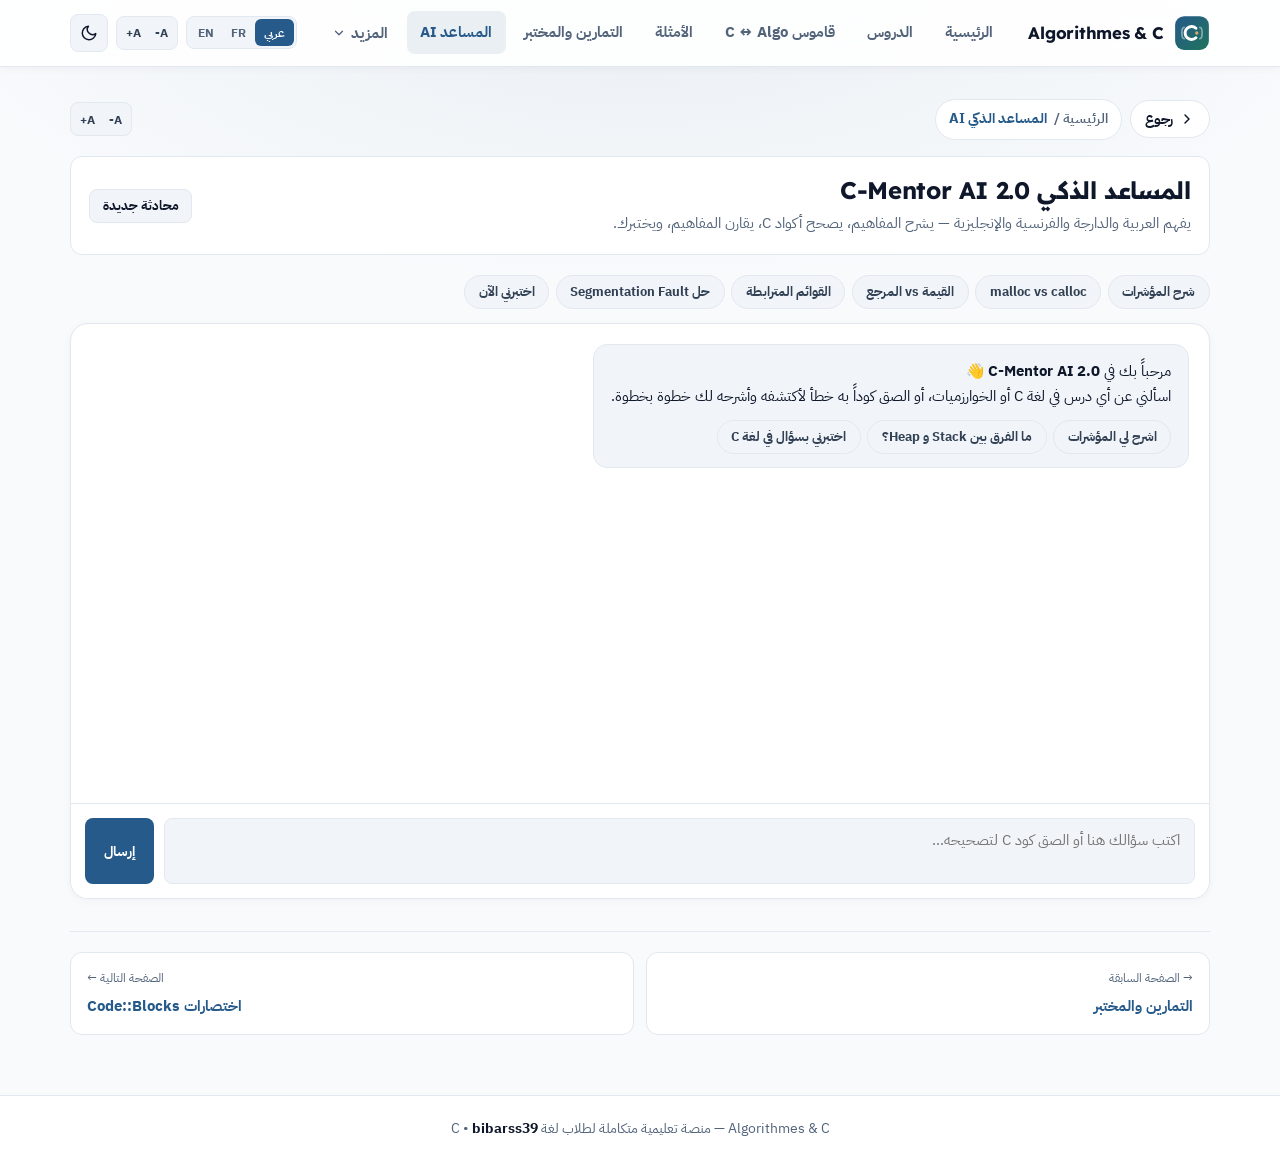
<file: nn.html>
<!DOCTYPE html>
<html lang="ar" dir="rtl">
<head>
  <meta charset="UTF-8" />
  <meta name="viewport" content="width=device-width, initial-scale=1.0" />
  <title>المساعد الذكي AI | Algorithmes &amp; C</title>
  <link rel="icon" type="image/svg+xml" href="./favicon.svg" />
  <link rel="preconnect" href="https://fonts.googleapis.com" />
  <link rel="preconnect" href="https://fonts.gstatic.com" crossorigin />
  <link href="https://fonts.googleapis.com/css2?family=IBM+Plex+Sans+Arabic:wght@400;500;600;700&family=JetBrains+Mono:wght@400;500;600&family=Readex+Pro:wght@500;600;700&display=swap" rel="stylesheet" />
  <link rel="stylesheet" href="./style.css?v=8" />
  
</head>
<body>
  <header id="siteHeader"></header>
  <main class="container">
    
<div class="toolbar">
  <div>
    <h2 style="margin:0" data-ar="المساعد الذكي C-Mentor AI 2.0" data-fr="Assistant IA C-Mentor 2.0" data-en="C-Mentor AI 2.0 Tutor">المساعد الذكي C-Mentor AI 2.0</h2>
    <span class="muted" data-ar="يفهم العربية والدارجة والفرنسية والإنجليزية — يشرح المفاهيم، يصحح أكواد C، يقارن المفاهيم، ويختبرك." data-fr="Comprend AR/FR/EN — explique les concepts, corrige votre code C, compare les notions et vous teste." data-en="Understands AR/FR/EN — explains concepts, debugs pasted C code, compares topics, and quizzes you.">يفهم العربية والدارجة والفرنسية والإنجليزية — يشرح المفاهيم، يصحح أكواد C، يقارن المفاهيم، ويختبرك.</span>
  </div>
  <button id="clearAiBtn" class="btn btn-soft btn-sm" data-ar="محادثة جديدة" data-fr="Nouvelle discussion" data-en="New Chat">محادثة جديدة</button>
</div>

<div class="pill-group" style="margin-bottom:0.85rem">
  <button class="pill ai-quick" data-p="اشرح لي المؤشرات (pointers)" data-ar="شرح المؤشرات" data-fr="Expliquer Pointeurs" data-en="Explain Pointers">شرح المؤشرات</button>
  <button class="pill ai-quick" data-p="ما الفرق بين malloc و calloc؟">malloc vs calloc</button>
  <button class="pill ai-quick" data-p="ما الفرق بين التمرير بالقيمة والمرجع؟" data-ar="القيمة vs المرجع" data-fr="Valeur vs Référence" data-en="Value vs Reference">القيمة vs المرجع</button>
  <button class="pill ai-quick" data-p="كيفاش نخدم بالقوائم المترابطة linked list؟" data-ar="القوائم المترابطة" data-fr="Listes Chaînées" data-en="Linked Lists">القوائم المترابطة</button>
  <button class="pill ai-quick" data-p="ما سبب خطأ Segmentation Fault؟" data-ar="حل Segmentation Fault" data-fr="Corriger SegFault" data-en="Fix SegFault">حل Segmentation Fault</button>
  <button class="pill ai-quick" data-p="اختبرني بسؤال في لغة C" data-ar="اختبرني الآن" data-fr="Teste-moi !" data-en="Quiz Me Now">اختبرني الآن</button>
</div>

<div class="chat-box">
  <div id="chatMsgs" class="chat-messages"></div>
  <div class="chat-input-bar">
    <textarea id="chatInput" rows="2" placeholder="اكتب سؤالك هنا أو الصق كود C لتصحيحه..." data-ph-ar="اكتب سؤالك هنا أو الصق كود C لتصحيحه..." data-ph-fr="Posez votre question ou collez un code C à corriger..." data-ph-en="Ask your question or paste C code to debug..."></textarea>
    <button id="chatSend" class="btn btn-primary" data-ar="إرسال" data-fr="Envoyer" data-en="Send">إرسال</button>
  </div>
</div>

<script>
  function addMsg(html, role, nextBtns = []) {
    const box = document.getElementById('chatMsgs');
    const div = document.createElement('div');
    div.className = `msg ${role === 'user' ? 'msg-user' : 'msg-bot'}`;
    div.innerHTML = role === 'user' ? escapeHtml(html) : html;
    if (role === 'bot' && nextBtns.length) {
      const row = document.createElement('div');
      row.className = 'pill-group';
      row.style.marginTop = '0.7rem';
      nextBtns.forEach(txt => {
        const b = document.createElement('button');
        b.className = 'pill';
        b.textContent = txt;
        b.addEventListener('click', () => sendMsg(txt));
        row.appendChild(b);
      });
      div.appendChild(row);
    }
    box.appendChild(div);
    box.scrollTop = box.scrollHeight;
  }

  function sendMsg(custom) {
    const inp = document.getElementById('chatInput');
    const txt = (custom !== undefined ? custom : inp.value).trim();
    if (!txt) return;
    if (custom === undefined) inp.value = '';
    addMsg(txt, 'user');
    setTimeout(() => {
      const res = window.cMentorReply(txt);
      addMsg(res.html, 'bot', res.next);
    }, 350);
  }

  function bootChat() {
    document.getElementById('chatMsgs').innerHTML = '';
    addMsg('مرحباً بك في <strong>C-Mentor AI 2.0</strong> 👋<br/>اسألني عن أي درس في لغة C أو الخوارزميات، أو الصق كوداً به خطأ لأكتشفه وأشرحه لك خطوة بخطوة.', 'bot', ['اشرح لي المؤشرات', 'ما الفرق بين Stack و Heap؟', 'اختبرني بسؤال في لغة C']);
  }

  document.addEventListener('DOMContentLoaded', () => {
    document.getElementById('chatSend').addEventListener('click', () => sendMsg());
    document.getElementById('chatInput').addEventListener('keydown', (e) => { if (e.key === 'Enter' && !e.shiftKey) { e.preventDefault(); sendMsg(); } });
    document.querySelectorAll('.ai-quick').forEach(b => b.addEventListener('click', () => sendMsg(b.dataset.p)));
    document.getElementById('clearAiBtn').addEventListener('click', bootChat);
    bootChat();
  });
</script>

  </main>
  <footer id="siteFooter"></footer>
  <script src="./core.js?v=8"></script>
  <script src="./ai-engine.js"></script>
  <script>
    renderSharedChrome('nn.html');
  </script>
</body>
</html>
</file>
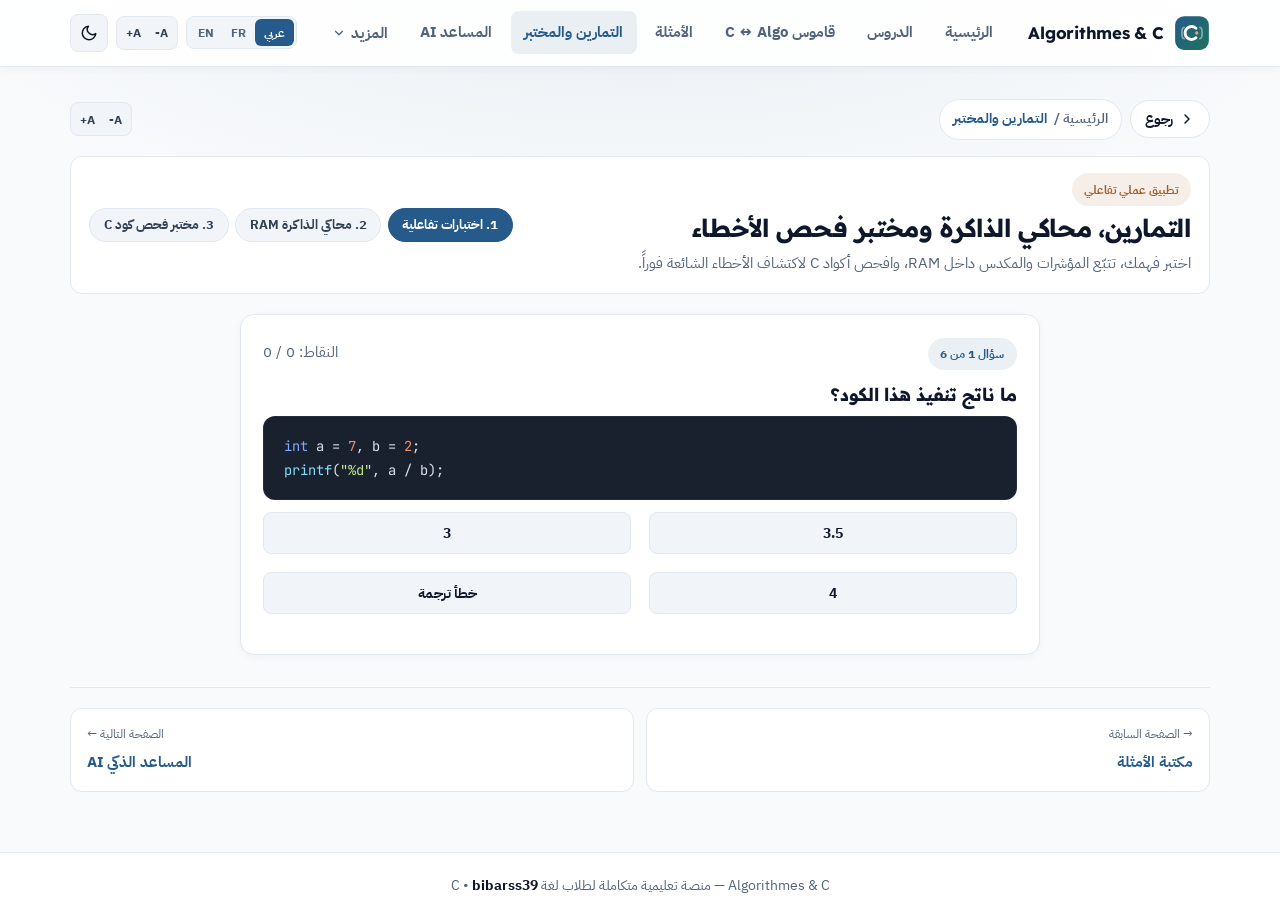
<file: t.html>
<!DOCTYPE html>
<html lang="ar" dir="rtl">
<head>
  <meta charset="UTF-8" />
  <meta name="viewport" content="width=device-width, initial-scale=1.0" />
  <title>التمارين والمختبر ومحاكي الذاكرة | Algorithmes &amp; C</title>
  <link rel="icon" type="image/svg+xml" href="./favicon.svg" />
  <link rel="preconnect" href="https://fonts.googleapis.com" />
  <link rel="preconnect" href="https://fonts.gstatic.com" crossorigin />
  <link href="https://fonts.googleapis.com/css2?family=IBM+Plex+Sans+Arabic:wght@400;500;600;700&family=JetBrains+Mono:wght@400;500;600&family=Readex+Pro:wght@500;600;700&display=swap" rel="stylesheet" />
  <link rel="stylesheet" href="./style.css?v=8" />
</head>
<body>
  <header id="siteHeader"></header>
  <main class="container">
    <div class="toolbar">
      <div>
        <span class="badge badge-sand" data-ar="تطبيق عملي تفاعلي" data-fr="Pratique Interactive" data-en="Interactive Practice">تطبيق عملي تفاعلي</span>
        <h1 style="font-size:1.55rem;margin:0.3rem 0 0.2rem" data-ar="التمارين، محاكي الذاكرة ومختبر فحص الأخطاء" data-fr="Quiz, Visualiseur RAM &amp; Analyseur d'Erreurs" data-en="Quizzes, RAM Visualizer &amp; Bug Lab">التمارين، محاكي الذاكرة ومختبر فحص الأخطاء</h1>
        <p class="muted" data-ar="اختبر فهمك، تتبّع المؤشرات والمكدس داخل RAM، وافحص أكواد C لاكتشاف الأخطاء الشائعة فوراً." data-fr="Testez vos connaissances, visualisez la RAM pas à pas et détectez les bugs C instantanément." data-en="Test your understanding, trace pointers &amp; call stack in RAM, and detect C bugs instantly.">اختبر فهمك، تتبّع المؤشرات والمكدس داخل RAM، وافحص أكواد C لاكتشاف الأخطاء الشائعة فوراً.</p>
      </div>
      <div class="pill-group">
        <button type="button" class="pill active" data-tpanel="quiz" data-ar="1. اختبارات تفاعلية" data-fr="1. Quiz Interactifs" data-en="1. Interactive Quizzes">1. اختبارات تفاعلية</button>
        <button type="button" class="pill" data-tpanel="vis" data-ar="2. محاكي الذاكرة RAM" data-fr="2. Visualiseur RAM" data-en="2. RAM Visualizer">2. محاكي الذاكرة RAM</button>
        <button type="button" class="pill" data-tpanel="lab" data-ar="3. مختبر فحص كود C" data-fr="3. Analyseur de Code C" data-en="3. C Bug Analyzer">3. مختبر فحص كود C</button>
      </div>
    </div>

    <section id="panel-quiz" class="card" style="max-width:800px;margin:0 auto"></section>

    <section id="panel-vis" style="display:none">
      <div class="pill-group" id="visScenarioBar" style="margin-bottom:1rem">
        <button type="button" class="pill active" data-vsc="ptr">1. المؤشرات (&amp; و *)</button>
        <button type="button" class="pill" data-vsc="swap" data-ar="2. التبديل بالمؤشرات (Swap)" data-fr="2. Échange (Swap)" data-en="2. Swap with Pointers">2. التبديل بالمؤشرات (Swap)</button>
        <button type="button" class="pill" data-vsc="rec" data-ar="3. الاستدعاء الذاتي (Call Stack)" data-fr="3. Récursivité (Pile)" data-en="3. Recursion (Call Stack)">3. الاستدعاء الذاتي (Call Stack)</button>
      </div>
      <div class="grid-2">
        <div class="card">
          <div style="display:flex;justify-content:space-between;align-items:center;margin-bottom:0.75rem">
            <h3 id="vTitle">تتبع المؤشرات في RAM</h3>
            <span id="vStepLbl" class="badge">خطوة 1 / 4</span>
          </div>
          <div id="vCode" class="code-block" style="font-family:'JetBrains Mono',monospace"></div>
          <div class="btn-row">
            <button type="button" id="vPrev" class="btn btn-soft btn-sm" data-ar="السابق" data-fr="Précédent" data-en="Prev">السابق</button>
            <button type="button" id="vAuto" class="btn btn-sage btn-sm" data-ar="تشغيل تلقائي" data-fr="Lecture auto" data-en="Auto Play">تشغيل تلقائي</button>
            <button type="button" id="vNext" class="btn btn-primary btn-sm" data-ar="التالي" data-fr="Suivant" data-en="Next">التالي</button>
            <button type="button" id="vReset" class="btn btn-soft btn-sm" data-ar="إعادة" data-fr="Réinitialiser" data-en="Reset">إعادة</button>
          </div>
          <div id="vExplain" class="callout callout-info" style="margin-top:0.85rem"></div>
        </div>
        <div class="card">
          <h3 data-ar="خلايا الذاكرة الحية (RAM Stack)" data-fr="Cellules Mémoire (RAM Stack)" data-en="Live RAM Memory Cells">خلايا الذاكرة الحية (RAM Stack)</h3>
          <div id="vMem" class="grid-2" style="margin-top:0.75rem"></div>
        </div>
      </div>
    </section>

    <section id="panel-lab" style="display:none">
      <div class="grid-2">
        <div class="card">
          <div style="display:flex;justify-content:space-between;align-items:center;margin-bottom:0.65rem">
            <h3 data-ar="محرر كود C (main.c)" data-fr="Éditeur C (main.c)" data-en="C Code Editor (main.c)">محرر كود C (main.c)</h3>
            <div style="display:flex;gap:0.4rem">
              <button type="button" id="copyLabBtn" class="btn btn-soft btn-sm" data-ar="نسخ" data-fr="Copier" data-en="Copy">نسخ</button>
              <button type="button" id="runLabBtn" class="btn btn-primary btn-sm" data-ar="فحص الأخطاء الآن" data-fr="Analyser le code" data-en="Analyze Bugs Now">فحص الأخطاء الآن</button>
            </div>
          </div>
          <textarea id="labCode" rows="13" class="code-editor" spellcheck="false">#include &lt;stdio.h&gt;
#include &lt;stdlib.h&gt;

void main() {
    int age;
    scanf("%d", age);
    if (age = 18) {
        printf("بالغ\n")
    }
    int *p = malloc(5 * sizeof(int));
}</textarea>
        </div>
        <div class="card">
          <h3 data-ar="تقرير مصحح الأخطاء الذكي" data-fr="Rapport d'analyse statique" data-en="Static Bug Analysis Report">تقرير مصحح الأخطاء الذكي</h3>
          <div id="labDiag" style="margin-top:0.75rem"></div>
        </div>
      </div>
    </section>
  </main>
  <footer id="siteFooter"></footer>
  <script src="./core.js?v=8"></script>
  <script>
    renderSharedChrome('t.html');

    const QZ = [
      { q: 'ما ناتج تنفيذ هذا الكود؟', code: 'int a = 7, b = 2;\nprintf("%d", a / b);', opts: ['3.5', '3', '4', 'خطأ ترجمة'], ans: 1, exp: 'قسمة int على int تعطي قسمة صحيحة (3) وتهمل الفاصلة.' },
      { q: 'أين الخطأ في السطر التالي؟', code: 'int x;\nscanf("%d", x);', opts: ['استخدام %d خطأ', 'نسيان علامة & قبل x', 'نسيان return 0', 'لا يوجد خطأ'], ans: 1, exp: 'تحتاج scanf لعنوان المتغير: scanf("%d", &x);' },
      { q: 'ما قيمة y بعد التنفيذ؟', code: 'int y = 10;\nint *p = &y;\n*p = *p + 5;', opts: ['10', '15', '5', 'عنوان الذاكرة'], ans: 1, exp: '*p تعدّل قيمة y في نفس الخلية فتصبح 15.' },
      { q: 'كم مرة تطبع كلمة Hi؟', code: 'int i = 5;\ndo { printf("Hi"); } while (i < 5);', opts: ['0 مرات', 'مرة واحدة', '5 مرات', 'حلقة لا نهائية'], ans: 1, exp: 'do-while تنفذ الجسم مرة واحدة على الأقل قبل فحص الشرط.' },
      { q: 'كيف نصل لحقل age من مؤشر ptr لهيكل struct؟', code: 'Student *ptr = &s;', opts: ['ptr.age', 'ptr->age', '*ptr.age', '&ptr.age'], ans: 1, exp: 'مع مؤشر الهيكل نستخدم السهم (->).' },
      { q: 'ما ناتج نسيان free() بعد malloc()؟', code: 'int *p = malloc(100);', opts: ['Syntax Error', 'Memory Leak (تسرب ذاكرة)', 'Stack Overflow', 'لا شيء'], ans: 1, exp: 'تبقى الذاكرة محجوزة في Heap دون تحرير (Memory Leak).' }
    ];
    let qIdx = 0;

    function renderQuiz() {
      const q = QZ[qIdx % QZ.length];
      const el = document.getElementById('panel-quiz');
      el.innerHTML = `
        <div style="display:flex;justify-content:space-between;margin-bottom:0.65rem">
          <span class="badge">سؤال ${(qIdx % QZ.length) + 1} من ${QZ.length}</span>
          <span class="muted">النقاط: ${window.appState.quizStats.correct} / ${window.appState.quizStats.answered}</span>
        </div>
        <h3>${q.q}</h3>
        <pre class="code-block">${highlightC(q.code)}</pre>
        <div class="grid-2" style="margin-top:0.75rem">${q.opts.map((o, i) => `<button type="button" class="btn btn-soft qopt" data-i="${i}">${o}</button>`).join('')}</div>
        <div id="qFb" style="margin-top:0.85rem"></div>
        <div class="btn-row"><button type="button" id="qNext" class="btn btn-primary btn-sm" style="display:none">السؤال التالي ←</button></div>`;
      let done = false;
      el.querySelectorAll('.qopt').forEach(b => b.addEventListener('click', () => {
        if (done) return; done = true;
        const ok = Number(b.dataset.i) === q.ans;
        window.appState.quizStats.answered++;
        if (ok) { window.appState.quizStats.correct++; addXp(25, 'إجابة صحيحة'); } else saveAppState(window.appState);
        document.getElementById('qFb').innerHTML = `<div class="callout ${ok ? 'callout-ok' : 'callout-warn'}"><strong>${ok ? 'إجابة صحيحة!' : 'إجابة غير صحيحة:'}</strong> ${q.exp}</div>`;
        document.getElementById('qNext').style.display = 'inline-flex';
      }));
      document.getElementById('qNext').addEventListener('click', () => { qIdx++; renderQuiz(); });
    }

    const VIS_DATA = {
      ptr: {
        title: 'تتبع المؤشرات في RAM (& و *)',
        lines: ['int x = 10;', 'int *p = &x;', '*p = 42;', 'printf("x = %d\\n", x);'],
        steps: [
          { line: 0, exp: 'حجز المتغير x في الذاكرة عند 0x7ffd10 بقيمة 10.', mem: [{ n: 'x', a: '0x7ffd10', v: '10', c: true }] },
          { line: 1, exp: 'إنشاء المؤشر p وتخزين عنوان x (أي 0x7ffd10) بداخله.', mem: [{ n: 'x', a: '0x7ffd10', v: '10' }, { n: 'p', a: '0x7ffd14', v: '-> 0x7ffd10', c: true }] },
          { line: 2, exp: 'التعديل عبر *p يغيّر قيمة x في العنوان 0x7ffd10 إلى 42 مباشرة!', mem: [{ n: 'x', a: '0x7ffd10', v: '42', c: true }, { n: 'p', a: '0x7ffd14', v: '-> 0x7ffd10' }] },
          { line: 3, exp: 'تُطبع القيمة الجديدة على الشاشة: x = 42.', mem: [{ n: 'x', a: '0x7ffd10', v: '42' }, { n: 'p', a: '0x7ffd14', v: '-> 0x7ffd10' }] }
        ]
      },
      swap: {
        title: 'التبديل بالمؤشرات بين main و swap',
        lines: ['int x = 5, y = 9;', 'swap(&x, &y);', 'int tmp = *a;', '*a = *b; *b = tmp;'],
        steps: [
          { line: 0, exp: 'حجز x=5 و y=9 في إطار main.', mem: [{ n: 'main::x', a: '0x100', v: '5', c: true }, { n: 'main::y', a: '0x104', v: '9', c: true }] },
          { line: 1, exp: 'تمرير عنواني x و y إلى المؤشرين a و b داخل swap.', mem: [{ n: 'main::x', a: '0x100', v: '5' }, { n: 'main::y', a: '0x104', v: '9' }, { n: 'swap::a', a: '0x200', v: '-> 0x100', c: true }, { n: 'swap::b', a: '0x208', v: '-> 0x104', c: true }] },
          { line: 2, exp: 'حفظ قيمة *a (أي 5) في المتغير المؤقت tmp.', mem: [{ n: 'main::x', a: '0x100', v: '5' }, { n: 'main::y', a: '0x104', v: '9' }, { n: 'swap::tmp', a: '0x210', v: '5', c: true }] },
          { line: 3, exp: 'تم التبديل في الذاكرة الأصلية: أصبح x = 9 و y = 5!', mem: [{ n: 'main::x', a: '0x100', v: '9', c: true }, { n: 'main::y', a: '0x104', v: '5', c: true }] }
        ]
      },
      rec: {
        title: 'تتبع المكدس (Call Stack) في factorielle(3)',
        lines: ['fact(3) -> 3 * fact(2)', 'fact(2) -> 2 * fact(1)', 'fact(1) -> return 1 (Base Case)', 'fact(3) -> 3 * 2 = 6'],
        steps: [
          { line: 0, exp: 'دفع إطار fact(3) في المكدس بانتظار نتيجة fact(2).', mem: [{ n: 'Frame 1: fact(3)', a: 'SP+0', v: '3 * ?', c: true }] },
          { line: 1, exp: 'دفع إطار fact(2) فوقه بانتظار نتيجة fact(1).', mem: [{ n: 'Frame 2: fact(2)', a: 'SP+1', v: '2 * ?', c: true }, { n: 'Frame 1: fact(3)', a: 'SP+0', v: '3 * ?' }] },
          { line: 2, exp: 'الوصول لحالة التوقف: fact(1) ترجع 1 ويبدأ تفريغ المكدس.', mem: [{ n: 'Frame 3: fact(1)', a: 'SP+2', v: 'return 1', c: true }, { n: 'Frame 2: fact(2)', a: 'SP+1', v: '2 * 1 = 2' }] },
          { line: 3, exp: 'إرجاع النتيجة النهائية 3! = 6 إلى main وتفريغ المكدس بالكامل.', mem: [{ n: 'Result', a: 'main', v: '6', c: true }] }
        ]
      }
    };

    let vSc = 'ptr', vIdx = 0, vTimer = null;

    function stopAuto() {
      if (vTimer) { clearInterval(vTimer); vTimer = null; }
      document.getElementById('vAuto').textContent = 'تشغيل تلقائي';
    }

    function renderVis() {
      const sc = VIS_DATA[vSc];
      const s = sc.steps[vIdx];
      document.getElementById('vTitle').textContent = sc.title;
      document.getElementById('vStepLbl').textContent = `خطوة ${vIdx + 1} / ${sc.steps.length}`;
      document.getElementById('vCode').innerHTML = sc.lines.map((l, i) => `<div class="${i === s.line ? 'line-active' : ''}">${i + 1}. ${highlightC(l)}</div>`).join('');
      document.getElementById('vExplain').textContent = s.exp;
      document.getElementById('vMem').innerHTML = s.mem.map(m => `<div class="mem-cell ${m.c ? 'changed' : ''}"><div><strong>${m.n}</strong> (${m.a})</div><div style="font-size:1.05rem;margin-top:4px;color:var(--primary)">${m.v}</div></div>`).join('');
    }

    function runLab() {
      const issues = analyzeCCode(document.getElementById('labCode').value);
      const out = document.getElementById('labDiag');
      if (!issues.length) out.innerHTML = `<div class="callout callout-ok">ممتاز! لم يتم العثور على أخطاء شائعة في الكود.</div>`;
      else out.innerHTML = issues.map(i => `<div class="callout ${i.sev === 'error' ? 'callout-warn' : ''}"><strong>سطر ${i.line}:</strong> ${escapeHtml(i.msg)}</div>`).join('');
    }

    document.addEventListener('DOMContentLoaded', () => {
      document.querySelectorAll('[data-tpanel]').forEach(b => b.addEventListener('click', () => {
        stopAuto();
        document.querySelectorAll('[data-tpanel]').forEach(x => x.classList.toggle('active', x === b));
        ['quiz', 'vis', 'lab'].forEach(id => document.getElementById(`panel-${id}`).style.display = b.dataset.tpanel === id ? 'block' : 'none');
      }));
      document.querySelectorAll('[data-vsc]').forEach(b => b.addEventListener('click', () => {
        stopAuto(); vSc = b.dataset.vsc; vIdx = 0;
        document.querySelectorAll('[data-vsc]').forEach(x => x.classList.toggle('active', x === b));
        renderVis();
      }));
      document.getElementById('vPrev').addEventListener('click', () => { stopAuto(); if (vIdx > 0) { vIdx--; renderVis(); } });
      document.getElementById('vNext').addEventListener('click', () => { stopAuto(); if (vIdx < VIS_DATA[vSc].steps.length - 1) { vIdx++; renderVis(); } });
      document.getElementById('vReset').addEventListener('click', () => { stopAuto(); vIdx = 0; renderVis(); });
      document.getElementById('vAuto').addEventListener('click', () => {
        if (vTimer) { stopAuto(); return; }
        document.getElementById('vAuto').textContent = 'إيقاف مؤقت';
        vTimer = setInterval(() => {
          if (vIdx < VIS_DATA[vSc].steps.length - 1) { vIdx++; renderVis(); } else stopAuto();
        }, 1500);
      });
      document.getElementById('runLabBtn').addEventListener('click', runLab);
      document.getElementById('copyLabBtn').addEventListener('click', () => copyCodeText(document.getElementById('labCode').value));
      renderQuiz(); renderVis(); runLab();
      if (location.hash === '#visualizer') document.querySelector('[data-tpanel="vis"]').click();
      if (location.hash === '#lab') document.querySelector('[data-tpanel="lab"]').click();
    });
  </script>
</body>
</html>
</file>
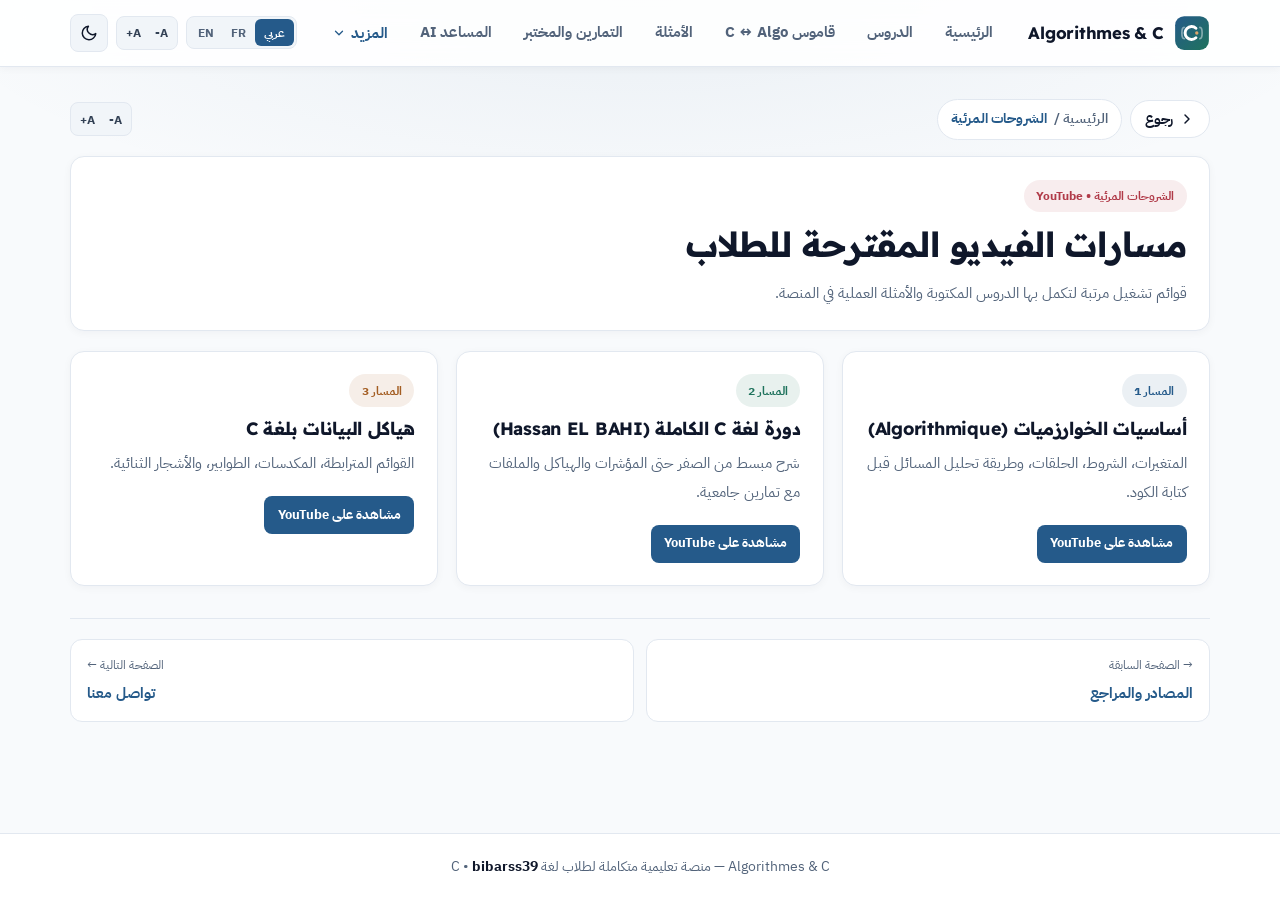
<file: y.html>
<!DOCTYPE html>
<html lang="ar" dir="rtl">
<head>
  <meta charset="UTF-8" />
  <meta name="viewport" content="width=device-width, initial-scale=1.0" />
  <title>الشروحات المرئية | Algorithmes &amp; C</title>
  <link rel="icon" type="image/svg+xml" href="./favicon.svg" />
  <link rel="preconnect" href="https://fonts.googleapis.com" />
  <link rel="preconnect" href="https://fonts.gstatic.com" crossorigin />
  <link href="https://fonts.googleapis.com/css2?family=IBM+Plex+Sans+Arabic:wght@400;500;600;700&family=JetBrains+Mono:wght@400;500;600&family=Readex+Pro:wght@500;600;700&display=swap" rel="stylesheet" />
  <link rel="stylesheet" href="./style.css?v=8" />
  
</head>
<body>
  <header id="siteHeader"></header>
  <main class="container">
    
<div class="card" style="margin-bottom:1.25rem">
  <span class="badge badge-rose">الشروحات المرئية • YouTube</span>
  <h1 style="margin-top:0.5rem" data-ar="مسارات الفيديو المقترحة للطلاب" data-fr="Parcours Vidéo Recommandés" data-en="Recommended Video Learning Tracks">مسارات الفيديو المقترحة للطلاب</h1>
  <p class="muted">قوائم تشغيل مرتبة لتكمل بها الدروس المكتوبة والأمثلة العملية في المنصة.</p>
</div>

<div class="grid-3">
  <div class="card card-hover">
    <span class="badge">المسار 1</span>
    <h3 style="margin-top:0.5rem">أساسيات الخوارزميات (Algorithmique)</h3>
    <p class="muted">المتغيرات، الشروط، الحلقات، وطريقة تحليل المسائل قبل كتابة الكود.</p>
    <div class="btn-row"><a href="https://www.youtube.com/results?search_query=Hassan+EL+BAHI+Algorithme" target="_blank" rel="noopener" class="btn btn-primary btn-sm" data-ar="مشاهدة على YouTube" data-fr="Regarder sur YouTube" data-en="Watch on YouTube">مشاهدة على YouTube</a></div>
  </div>
  <div class="card card-hover">
    <span class="badge badge-sage">المسار 2</span>
    <h3 style="margin-top:0.5rem">دورة لغة C الكاملة (Hassan EL BAHI)</h3>
    <p class="muted">شرح مبسط من الصفر حتى المؤشرات والهياكل والملفات مع تمارين جامعية.</p>
    <div class="btn-row"><a href="https://www.youtube.com/results?search_query=Hassan+EL+BAHI+Langage+C" target="_blank" rel="noopener" class="btn btn-primary btn-sm" data-ar="مشاهدة على YouTube" data-fr="Regarder sur YouTube" data-en="Watch on YouTube">مشاهدة على YouTube</a></div>
  </div>
  <div class="card card-hover">
    <span class="badge badge-sand">المسار 3</span>
    <h3 style="margin-top:0.5rem">هياكل البيانات بلغة C</h3>
    <p class="muted">القوائم المترابطة، المكدسات، الطوابير، والأشجار الثنائية.</p>
    <div class="btn-row"><a href="https://www.youtube.com/results?search_query=Listes+chainees+langage+C+Hassan+EL+BAHI" target="_blank" rel="noopener" class="btn btn-primary btn-sm" data-ar="مشاهدة على YouTube" data-fr="Regarder sur YouTube" data-en="Watch on YouTube">مشاهدة على YouTube</a></div>
  </div>
</div>

  </main>
  <footer id="siteFooter"></footer>
  <script src="./core.js?v=8"></script>
  
  <script>
    renderSharedChrome('y.html');
  </script>
</body>
</html>
</file>
<file: style.css>
/* Design System Master Tokens — Calm Editorial Learning (UI/UX Pro Max) */
:root {
  --bg: #f8fafc;
  --surface: #ffffff;
  --surface-soft: #f1f5f9;
  --surface-hover: #e8eef5;
  --border: #e2e8f0;
  --border-strong: #cbd5e1;

  --text: #0f172a;
  --text-secondary: #334155;
  --text-muted: #52637a;

  --primary: #255a8a;
  --primary-hover: #1d4970;
  --primary-soft: rgba(37, 90, 138, 0.09);

  --sage: #1f735d;
  --sage-soft: rgba(31, 115, 93, 0.10);

  --sand: #a35d22;
  --sand-soft: rgba(163, 93, 34, 0.10);

  --rose: #b03a48;
  --rose-soft: rgba(176, 58, 72, 0.09);

  --code-bg: #1a212e;
  --code-text: #dce3ee;

  --shadow-sm: 0 2px 8px rgba(15, 23, 42, 0.04);
  --shadow-md: 0 10px 28px -12px rgba(15, 23, 42, 0.09);
  --radius-sm: 8px;
  --radius-md: 12px;
  --radius-lg: 18px;
  --space-container: 1180px;
}

html.dark {
  --bg: #131922;
  --surface: #1b2330;
  --surface-soft: #232d3d;
  --surface-hover: #2b374a;
  --border: #2e3a4d;
  --border-strong: #3d4d66;

  --text: #eef2f7;
  --text-secondary: #cbd5e1;
  --text-muted: #94a3b8;

  --primary: #7ba8d9;
  --primary-hover: #96bce6;
  --primary-soft: rgba(123, 168, 217, 0.14);

  --sage: #6ec4a7;
  --sage-soft: rgba(110, 196, 167, 0.14);

  --sand: #dfa56b;
  --sand-soft: rgba(223, 165, 107, 0.14);

  --rose: #e0828d;
  --rose-soft: rgba(224, 130, 141, 0.14);

  --code-bg: #0f141c;
  --code-text: #dce3ee;

  --shadow-sm: 0 2px 8px rgba(0, 0, 0, 0.25);
  --shadow-md: 0 12px 30px -12px rgba(0, 0, 0, 0.45);
}

* { box-sizing: border-box; margin: 0; padding: 0; }

html { scroll-behavior: smooth; }

@media (prefers-reduced-motion: reduce) {
  *, *::before, *::after {
    animation-duration: 0.01ms !important;
    transition-duration: 0.01ms !important;
    scroll-behavior: auto !important;
  }
}

body {
  font-family: 'Tajawal', 'Cairo', system-ui, -apple-system, sans-serif;
  background: var(--bg);
  color: var(--text);
  line-height: 1.75;
  min-height: 100vh;
  display: flex;
  flex-direction: column;
  -webkit-font-smoothing: antialiased;
}

a { color: inherit; text-decoration: none; }

button, a, input, select, textarea, summary {
  cursor: pointer;
}
input, textarea { cursor: text; }

:focus-visible {
  outline: 2px solid var(--primary);
  outline-offset: 2px;
}

/* Header & Simplified Navigation */
.site-header {
  position: sticky;
  top: 0;
  z-index: 50;
  background: var(--surface);
  border-bottom: 1px solid var(--border);
  box-shadow: var(--shadow-sm);
}

.nav-wrap {
  max-width: var(--space-container);
  margin: 0 auto;
  padding: 0.7rem 1.25rem;
  display: flex;
  align-items: center;
  justify-content: space-between;
  gap: 1rem;
}

.brand {
  display: flex;
  align-items: center;
  gap: 0.65rem;
  font-weight: 800;
  font-size: 1.05rem;
  white-space: nowrap;
}

.brand-mark {
  width: 36px;
  height: 36px;
  border-radius: 10px;
  background: var(--primary);
  color: #fff;
  display: inline-flex;
  align-items: center;
  justify-content: center;
  font-family: 'IBM Plex Mono', monospace;
  font-weight: 700;
  font-size: 1.05rem;
}

.nav-links {
  display: flex;
  align-items: center;
  gap: 0.3rem;
}

.nav-link {
  padding: 0.48rem 0.85rem;
  border-radius: var(--radius-sm);
  font-size: 0.92rem;
  font-weight: 700;
  color: var(--text-muted);
  transition: background 0.18s, color 0.18s;
  white-space: nowrap;
  display: inline-flex;
  align-items: center;
  gap: 0.35rem;
}

.nav-link:hover {
  background: var(--surface-soft);
  color: var(--text);
}

.nav-link.active {
  background: var(--primary-soft);
  color: var(--primary);
}

/* More Dropdown */
.nav-dropdown { position: relative; }

.dropdown-menu {
  display: none;
  position: absolute;
  top: calc(100% + 6px);
  inset-inline-start: 0;
  min-width: 210px;
  background: var(--surface);
  border: 1px solid var(--border);
  border-radius: var(--radius-md);
  padding: 0.4rem;
  box-shadow: var(--shadow-md);
  z-index: 60;
}

.nav-dropdown.open .dropdown-menu { display: flex; flex-direction: column; gap: 2px; }

.dropdown-item {
  padding: 0.55rem 0.8rem;
  border-radius: var(--radius-sm);
  font-size: 0.88rem;
  font-weight: 600;
  color: var(--text-secondary);
  transition: background 0.15s, color 0.15s;
}

.dropdown-item:hover, .dropdown-item.active {
  background: var(--primary-soft);
  color: var(--primary);
}

.nav-actions {
  display: flex;
  align-items: center;
  gap: 0.5rem;
}

.lang-switch {
  display: inline-flex;
  background: var(--surface-soft);
  border: 1px solid var(--border);
  border-radius: var(--radius-sm);
  padding: 2px;
}

.lang-btn {
  border: none;
  background: transparent;
  color: var(--text-muted);
  padding: 0.28rem 0.55rem;
  border-radius: 6px;
  font-size: 0.76rem;
  font-weight: 700;
  font-family: inherit;
}

.lang-btn.active { background: var(--primary); color: #fff; }

.icon-btn {
  border: 1px solid var(--border);
  background: var(--surface-soft);
  color: var(--text);
  width: 38px;
  height: 38px;
  border-radius: var(--radius-sm);
  display: inline-flex;
  align-items: center;
  justify-content: center;
  transition: border-color 0.18s, background 0.18s;
}

.icon-btn:hover { border-color: var(--primary); background: var(--surface-hover); }
.mobile-toggle { display: none; }

/* Main Container */
.container {
  max-width: var(--space-container);
  width: 100%;
  margin: 0 auto;
  padding: 2rem 1.25rem 3.75rem;
  flex: 1;
}

.prose { max-width: 72ch; }

/* Hero */
.hero {
  background: var(--surface);
  border: 1px solid var(--border);
  border-radius: var(--radius-lg);
  padding: 2.25rem;
  box-shadow: var(--shadow-md);
  display: grid;
  grid-template-columns: 1.5fr 1fr;
  gap: 2rem;
  align-items: center;
  margin-bottom: 2rem;
}

.badge {
  display: inline-flex;
  align-items: center;
  gap: 0.35rem;
  padding: 0.28rem 0.78rem;
  border-radius: 999px;
  font-size: 0.78rem;
  font-weight: 700;
  background: var(--primary-soft);
  color: var(--primary);
}
.badge-sage { background: var(--sage-soft); color: var(--sage); }
.badge-sand { background: var(--sand-soft); color: var(--sand); }
.badge-rose { background: var(--rose-soft); color: var(--rose); }

h1 { font-size: 2rem; font-weight: 800; line-height: 1.35; margin: 0.65rem 0; }
h2 { font-size: 1.4rem; font-weight: 800; margin-bottom: 0.65rem; }
h3 { font-size: 1.08rem; font-weight: 700; margin-bottom: 0.45rem; }
.muted { color: var(--text-muted); font-size: 0.94rem; }

/* Buttons */
.btn-row { display: flex; flex-wrap: wrap; gap: 0.65rem; margin-top: 1.15rem; }

.btn {
  display: inline-flex;
  align-items: center;
  justify-content: center;
  gap: 0.45rem;
  min-height: 40px;
  padding: 0.55rem 1.15rem;
  border-radius: var(--radius-sm);
  font-size: 0.9rem;
  font-weight: 700;
  font-family: inherit;
  border: 1px solid transparent;
  transition: background 0.18s, border-color 0.18s, color 0.18s;
}

.btn-primary { background: var(--primary); color: #fff; }
.btn-primary:hover { background: var(--primary-hover); }
.btn-sage { background: var(--sage); color: #fff; }
.btn-sage:hover { filter: brightness(1.06); }
.btn-soft { background: var(--surface-soft); color: var(--text); border-color: var(--border); }
.btn-soft:hover { border-color: var(--primary); color: var(--primary); }
.btn-sm { min-height: 34px; padding: 0.35rem 0.78rem; font-size: 0.82rem; }

/* Grids & Cards */
.grid-2 { display: grid; grid-template-columns: repeat(2, minmax(0, 1fr)); gap: 1.15rem; }
.grid-3 { display: grid; grid-template-columns: repeat(3, minmax(0, 1fr)); gap: 1.15rem; }

.card {
  background: var(--surface);
  border: 1px solid var(--border);
  border-radius: var(--radius-md);
  padding: 1.4rem;
  box-shadow: var(--shadow-sm);
  transition: border-color 0.18s, box-shadow 0.18s;
}

.card-hover:hover {
  border-color: var(--primary);
  box-shadow: var(--shadow-md);
}

.stat-box {
  background: var(--surface-soft);
  border: 1px solid var(--border);
  border-radius: var(--radius-md);
  padding: 1rem;
  text-align: center;
}

.stat-val {
  font-family: 'IBM Plex Mono', monospace;
  font-size: 1.55rem;
  font-weight: 700;
  color: var(--primary);
}
.stat-lbl { font-size: 0.82rem; color: var(--text-muted); margin-top: 0.2rem; }

/* Code Blocks */
pre.code-block, textarea.code-editor {
  background: var(--code-bg);
  color: var(--code-text);
  font-family: 'IBM Plex Mono', ui-monospace, monospace;
  font-size: 0.85rem;
  line-height: 1.7;
  padding: 1rem 1.15rem;
  border-radius: var(--radius-md);
  overflow-x: auto;
  direction: ltr;
  text-align: left;
  border: 1px solid rgba(255, 255, 255, 0.06);
  width: 100%;
  margin: 0.55rem 0;
}

textarea.code-editor { resize: vertical; }

.tok-kw { color: #c792ea; font-weight: 600; }
.tok-type { color: #82aaff; }
.tok-str { color: #c3e88d; }
.tok-num { color: #f78c6c; }
.tok-cmt { color: #717cb4; font-style: italic; }
.tok-pre { color: #f07178; }
.tok-fn { color: #89ddff; }

/* Toolbar, Inputs & Pills */
.toolbar {
  background: var(--surface);
  border: 1px solid var(--border);
  border-radius: var(--radius-md);
  padding: 1rem 1.15rem;
  display: flex;
  flex-wrap: wrap;
  gap: 0.75rem;
  align-items: center;
  justify-content: space-between;
  margin-bottom: 1.25rem;
}

.input, .select {
  background: var(--surface-soft);
  border: 1px solid var(--border);
  color: var(--text);
  min-height: 40px;
  padding: 0.5rem 0.9rem;
  border-radius: var(--radius-sm);
  font-family: inherit;
  font-size: 0.92rem;
}

.pill-group { display: flex; flex-wrap: wrap; gap: 0.4rem; }

.pill {
  min-height: 34px;
  padding: 0.35rem 0.85rem;
  border-radius: 999px;
  border: 1px solid var(--border);
  background: var(--surface-soft);
  color: var(--text-secondary);
  font-size: 0.83rem;
  font-weight: 700;
  font-family: inherit;
  transition: all 0.15s;
}

.pill.active, .pill:hover {
  background: var(--primary);
  border-color: var(--primary);
  color: #fff;
}

/* Lesson Reading Layout */
.split-layout {
  display: grid;
  grid-template-columns: 300px 1fr;
  gap: 1.35rem;
  align-items: start;
}

.list-stack { display: flex; flex-direction: column; gap: 0.5rem; }

.list-item {
  width: 100%;
  text-align: start;
  padding: 0.85rem 1rem;
  border-radius: var(--radius-md);
  border: 1px solid var(--border);
  background: var(--surface);
  color: var(--text);
  font-family: inherit;
  transition: border-color 0.15s, background 0.15s;
}
.list-item:hover { border-color: var(--primary); }
.list-item.active { border-color: var(--primary); background: var(--primary-soft); }

/* Lesson Pedagogical Boxes */
.analogy-box {
  background: var(--sage-soft);
  border: 1px solid rgba(31, 115, 93, 0.25);
  border-radius: var(--radius-md);
  padding: 1rem 1.15rem;
  margin: 0.75rem 0;
}

.line-explain-list {
  list-style: none;
  display: flex;
  flex-direction: column;
  gap: 0.55rem;
  margin-top: 0.75rem;
}

.line-explain-item {
  background: var(--surface-soft);
  border: 1px solid var(--border);
  border-radius: var(--radius-sm);
  padding: 0.65rem 0.9rem;
  display: flex;
  gap: 0.75rem;
  align-items: baseline;
  font-size: 0.9rem;
}

.line-code-chip {
  font-family: 'IBM Plex Mono', monospace;
  font-size: 0.8rem;
  background: var(--code-bg);
  color: #89ddff;
  padding: 0.18rem 0.5rem;
  border-radius: 6px;
  direction: ltr;
  white-space: nowrap;
  flex-shrink: 0;
}

.mistake-grid {
  display: grid;
  grid-template-columns: 1fr 1fr;
  gap: 0.75rem;
  margin-bottom: 0.75rem;
}

.callout {
  padding: 0.9rem 1.05rem;
  border-radius: var(--radius-sm);
  font-size: 0.9rem;
  border: 1px solid var(--border);
  background: var(--surface-soft);
  margin: 0.5rem 0;
}
.callout-warn { background: var(--rose-soft); border-color: rgba(176, 58, 72, 0.25); }
.callout-ok { background: var(--sage-soft); border-color: rgba(31, 115, 93, 0.25); }
.callout-info { background: var(--primary-soft); border-color: rgba(37, 90, 138, 0.25); }

/* Keywords C <-> Algo Cards */
.kw-header {
  display: flex;
  align-items: center;
  justify-content: space-between;
  gap: 0.75rem;
  flex-wrap: wrap;
  padding-bottom: 0.75rem;
  margin-bottom: 0.75rem;
  border-bottom: 1px solid var(--border);
}

.kw-c-tag {
  font-family: 'IBM Plex Mono', monospace;
  font-size: 1.08rem;
  font-weight: 700;
  padding: 0.28rem 0.75rem;
  border-radius: var(--radius-sm);
  background: var(--code-bg);
  color: #89ddff;
  direction: ltr;
}

.kw-algo-tag {
  font-family: 'IBM Plex Mono', monospace;
  font-size: 0.92rem;
  font-weight: 700;
  padding: 0.28rem 0.75rem;
  border-radius: var(--radius-sm);
  background: var(--sand-soft);
  color: var(--sand);
  direction: ltr;
}

/* Tables */
table.clean-table { width: 100%; border-collapse: collapse; font-size: 0.9rem; }
table.clean-table th, table.clean-table td {
  padding: 0.7rem 0.85rem;
  border-bottom: 1px solid var(--border);
  text-align: start;
}
table.clean-table th { background: var(--surface-soft); color: var(--primary); font-weight: 700; }

/* Chat UI */
.chat-box {
  background: var(--surface);
  border: 1px solid var(--border);
  border-radius: var(--radius-lg);
  display: flex;
  flex-direction: column;
  height: 64vh;
  min-height: 440px;
  overflow: hidden;
  box-shadow: var(--shadow-sm);
}
.chat-messages { flex: 1; overflow-y: auto; padding: 1.25rem; display: flex; flex-direction: column; gap: 0.9rem; }
.msg { max-width: 88%; padding: 0.85rem 1.05rem; border-radius: 14px; font-size: 0.92rem; line-height: 1.7; }
.msg-user { align-self: flex-end; background: var(--primary); color: #fff; white-space: pre-wrap; }
.msg-bot { align-self: flex-start; background: var(--surface-soft); border: 1px solid var(--border); color: var(--text); }
.chat-input-bar { display: flex; gap: 0.6rem; padding: 0.85rem; border-top: 1px solid var(--border); background: var(--surface); }
.chat-input-bar textarea { flex: 1; background: var(--surface-soft); border: 1px solid var(--border); border-radius: var(--radius-sm); padding: 0.65rem 0.9rem; color: var(--text); font-family: inherit; font-size: 0.92rem; resize: none; }

/* Modal */
.modal-backdrop { position: fixed; inset: 0; background: rgba(15, 23, 42, 0.55); backdrop-filter: blur(3px); display: none; align-items: center; justify-content: center; padding: 1rem; z-index: 70; }
.modal-backdrop.open { display: flex; }
.modal-card { background: var(--surface); border: 1px solid var(--border); border-radius: var(--radius-lg); max-width: 840px; width: 100%; max-height: 90vh; overflow-y: auto; padding: 1.5rem; box-shadow: 0 20px 50px rgba(0, 0, 0, 0.22); }

/* Visualizer */
.line-active { background: rgba(123, 168, 217, 0.25); border-left: 3px solid #7ba8d9; padding-left: 6px; }
.mem-cell { border: 1px solid var(--border); background: var(--surface-soft); border-radius: var(--radius-sm); padding: 0.85rem; font-family: 'IBM Plex Mono', monospace; font-size: 0.84rem; }
.mem-cell.changed { border-color: var(--primary); background: var(--primary-soft); }

/* Toast & Footer */
.toast-container { position: fixed; bottom: 1.25rem; left: 1.25rem; z-index: 90; display: flex; flex-direction: column; gap: 0.5rem; }
.toast { background: var(--surface); border: 1px solid var(--primary); color: var(--text); padding: 0.65rem 1rem; border-radius: var(--radius-sm); font-size: 0.86rem; font-weight: 700; box-shadow: var(--shadow-md); }
.site-footer { border-top: 1px solid var(--border); background: var(--surface); padding: 1.25rem; text-align: center; font-size: 0.85rem; color: var(--text-muted); }

/* Responsive */
@media (max-width: 960px) {
  .hero, .split-layout, .mistake-grid { grid-template-columns: 1fr; }
  .grid-3 { grid-template-columns: repeat(2, minmax(0, 1fr)); }
  .nav-links {
    display: none;
    position: absolute;
    top: 100%;
    left: 0; right: 0;
    background: var(--surface);
    border-bottom: 1px solid var(--border);
    padding: 0.75rem 1.25rem;
    flex-direction: column;
    align-items: stretch;
  }
  .nav-links.open { display: flex; }
  .dropdown-menu { position: static; box-shadow: none; border: none; padding-inline-start: 1rem; }
  .mobile-toggle { display: inline-flex; }
}
@media (max-width: 640px) {
  .grid-2, .grid-3 { grid-template-columns: 1fr; }
  .hero { padding: 1.35rem; }
  h1 { font-size: 1.55rem; }
  .line-explain-item { flex-direction: column; gap: 0.35rem; }
}


/* =========================================================
   Typography & Reading Polish Upgrade (IBM Plex Sans Arabic + Cairo + JetBrains Mono)
   ========================================================= */
body {
  font-family: 'IBM Plex Sans Arabic', 'Tajawal', system-ui, -apple-system, sans-serif;
  font-size: 16px;
  line-height: 1.85;
  text-rendering: optimizeLegibility;
}

h1, h2, h3, .brand {
  font-family: 'Cairo', 'IBM Plex Sans Arabic', sans-serif;
  letter-spacing: -0.01em;
}

h1 {
  font-size: clamp(1.65rem, 2.6vw, 2.2rem);
  font-weight: 800;
  line-height: 1.38;
  color: var(--text);
}

h2 {
  font-size: clamp(1.28rem, 2vw, 1.52rem);
  font-weight: 800;
  line-height: 1.45;
  color: var(--text);
}

h3 {
  font-size: 1.12rem;
  font-weight: 700;
  line-height: 1.5;
}

p, li {
  color: var(--text-secondary);
}

strong {
  color: var(--text);
  font-weight: 700;
}

/* Crisp Inline Code Chips inside Arabic Prose */
:not(pre) > code {
  font-family: 'JetBrains Mono', 'IBM Plex Mono', monospace;
  font-size: 0.85em;
  font-weight: 600;
  background: var(--primary-soft);
  color: var(--primary);
  padding: 0.1rem 0.42rem;
  border-radius: 6px;
  direction: ltr;
  display: inline-block;
  vertical-align: baseline;
}

pre.code-block, textarea.code-editor {
  font-family: 'JetBrains Mono', 'IBM Plex Mono', ui-monospace, monospace;
  font-size: 0.86rem;
  line-height: 1.75;
  padding: 1.05rem 1.2rem;
  border-radius: 12px;
}

/* Example Switcher Tabs inside Keyword Cards */
.ex-tabs {
  display: inline-flex;
  gap: 0.25rem;
  background: var(--surface-soft);
  border: 1px solid var(--border);
  border-radius: 8px;
  padding: 2px;
}

.ex-tab-btn {
  border: none;
  background: transparent;
  color: var(--text-muted);
  padding: 0.28rem 0.65rem;
  border-radius: 6px;
  font-family: inherit;
  font-size: 0.78rem;
  font-weight: 700;
  transition: background 0.15s, color 0.15s;
}

.ex-tab-btn.active {
  background: var(--primary);
  color: #fff;
}

.kw-card-title-row {
  display: flex;
  align-items: center;
  justify-content: space-between;
  gap: 0.5rem;
  flex-wrap: wrap;
}


/* =========================================================
   V4 Aesthetic & Typography Elevation (Calm Editorial Studio)
   ========================================================= */
html {
  font-size: var(--user-font-size, 16px);
}

body {
  font-family: 'IBM Plex Sans Arabic', 'Readex Pro', system-ui, sans-serif;
  background-image: radial-gradient(ellipse 80% 35% at 50% 0%, rgba(37, 90, 138, 0.065), transparent 70%);
  background-repeat: no-repeat;
  line-height: 1.9;
}

html.dark body {
  background-image: radial-gradient(ellipse 80% 35% at 50% 0%, rgba(123, 168, 217, 0.09), transparent 70%);
}

h1, h2, h3, .brand {
  font-family: 'Readex Pro', 'IBM Plex Sans Arabic', sans-serif;
  letter-spacing: -0.015em;
}

h1 {
  font-size: clamp(1.7rem, 2.7vw, 2.25rem);
  font-weight: 700;
  line-height: 1.4;
}

h2 {
  font-size: clamp(1.28rem, 2vw, 1.5rem);
  font-weight: 700;
  line-height: 1.45;
}

.site-header {
  background: rgba(255, 255, 255, 0.88);
  backdrop-filter: blur(12px);
  -webkit-backdrop-filter: blur(12px);
}

html.dark .site-header {
  background: rgba(27, 35, 48, 0.88);
}

.hero {
  position: relative;
  overflow: hidden;
  border-top: 3px solid var(--primary);
  background: linear-gradient(160deg, var(--surface) 60%, var(--surface-soft) 100%);
}

.card {
  border-radius: 14px;
  transition: transform 0.2s ease, border-color 0.2s ease, box-shadow 0.2s ease;
}

.card-hover:hover {
  transform: translateY(-3px);
  border-color: var(--primary);
  box-shadow: 0 14px 32px -14px rgba(37, 90, 138, 0.18);
}

/* Font Size Controls in Header */
.font-ctrl {
  display: inline-flex;
  align-items: center;
  background: var(--surface-soft);
  border: 1px solid var(--border);
  border-radius: var(--radius-sm);
  padding: 2px;
}

.font-ctrl button {
  border: none;
  background: transparent;
  color: var(--text-secondary);
  width: 28px;
  height: 28px;
  border-radius: 6px;
  font-size: 0.78rem;
  font-weight: 700;
  font-family: inherit;
}

.font-ctrl button:hover {
  background: var(--primary-soft);
  color: var(--primary);
}

/* Progress Bar */
.progress-track {
  width: 100%;
  height: 8px;
  background: var(--surface-soft);
  border-radius: 999px;
  overflow: hidden;
  border: 1px solid var(--border);
}

.progress-fill {
  height: 100%;
  background: linear-gradient(90deg, var(--primary), var(--sage));
  border-radius: 999px;
  transition: width 0.35s ease;
}

/* Editorial Code Frame */
.code-frame {
  border-radius: 12px;
  overflow: hidden;
  border: 1px solid var(--border);
  margin: 0.65rem 0;
  box-shadow: var(--shadow-sm);
}

.code-frame-bar {
  background: #141a24;
  color: #94a3b8;
  padding: 0.45rem 0.9rem;
  font-family: 'JetBrains Mono', monospace;
  font-size: 0.75rem;
  display: flex;
  align-items: center;
  justify-content: space-between;
  direction: ltr;
  border-bottom: 1px solid rgba(255, 255, 255, 0.06);
}

.code-dots {
  display: inline-flex;
  gap: 5px;
}

.code-dots span {
  width: 9px;
  height: 9px;
  border-radius: 50%;
  background: #3b475c;
}

.code-frame pre.code-block {
  margin: 0;
  border: none;
  border-radius: 0;
}

/* Lesson Summary & Goals Box */
.goals-box {
  background: var(--primary-soft);
  border-inline-start: 3px solid var(--primary);
  border-radius: 10px;
  padding: 0.95rem 1.15rem;
  margin-bottom: 1rem;
}

.summary-30s {
  background: var(--sand-soft);
  border: 1px solid rgba(163, 93, 34, 0.25);
  border-radius: 12px;
  padding: 0.95rem 1.15rem;
  margin-top: 1.15rem;
  font-size: 0.92rem;
}

.step-num-badge {
  width: 24px;
  height: 24px;
  border-radius: 50%;
  background: var(--primary);
  color: #fff;
  font-size: 0.75rem;
  font-weight: 700;
  display: inline-flex;
  align-items: center;
  justify-content: center;
  flex-shrink: 0;
}


/* =========================================================
   Full Mobile, Tablet & Desktop Responsive Optimization
   ========================================================= */
html, body {
  max-width: 100%;
  overflow-x: hidden;
}

.grid-2 > *, .grid-3 > *, .split-layout > *, .mistake-grid > *, .card, .toolbar > * {
  min-width: 0;
}

pre.code-block, .code-frame, table.clean-table {
  max-width: 100%;
}

pre.code-block {
  -webkit-overflow-scrolling: touch;
}

/* Mobile-only Lesson Quick Picker (hidden on desktop) */
.mobile-lesson-picker {
  display: none;
  margin-bottom: 1rem;
}

.mobile-lesson-picker label {
  display: block;
  font-size: 0.85rem;
  font-weight: 700;
  color: var(--primary);
  margin-bottom: 0.35rem;
}

.mobile-lesson-picker select {
  width: 100%;
  min-height: 44px;
  font-weight: 600;
}

/* Tablet & Small Laptop (<= 980px) */
@media (max-width: 980px) {
  .nav-wrap {
    padding: 0.65rem 1rem;
    gap: 0.5rem;
  }

  .brand span {
    font-size: 0.98rem;
  }

  .nav-links {
    display: none;
    position: fixed;
    top: 62px;
    left: 0;
    right: 0;
    max-height: calc(100vh - 62px);
    overflow-y: auto;
    background: var(--surface);
    border-bottom: 1px solid var(--border);
    box-shadow: var(--shadow-md);
    padding: 0.85rem 1rem 1.25rem;
    flex-direction: column;
    align-items: stretch;
    gap: 0.3rem;
    z-index: 65;
  }

  .nav-links.open {
    display: flex;
  }

  .nav-link, .dropdown-item {
    min-height: 44px;
    display: flex;
    align-items: center;
    padding: 0.6rem 0.9rem;
    font-size: 0.96rem;
  }

  .nav-dropdown .dropdown-menu {
    display: flex;
    position: static;
    box-shadow: none;
    border: none;
    border-top: 1px solid var(--border);
    border-radius: 0;
    margin-top: 0.35rem;
    padding: 0.5rem 0 0;
    background: transparent;
  }

  #moreBtn {
    display: none;
  }

  .mobile-toggle {
    display: inline-flex;
  }

  .hero {
    grid-template-columns: 1fr;
    padding: 1.5rem;
    gap: 1.35rem;
  }

  .split-layout {
    grid-template-columns: 1fr;
  }

  /* On mobile/tablet, use clean dropdown lesson picker instead of 18 stacked buttons */
  .mobile-lesson-picker {
    display: block;
  }

  #lessonList {
    display: none;
  }

  .grid-3 {
    grid-template-columns: repeat(2, minmax(0, 1fr));
  }
}

/* Smartphones (<= 640px) */
@media (max-width: 640px) {
  .container {
    padding: 1.15rem 0.85rem 2.75rem;
  }

  .nav-wrap {
    padding: 0.55rem 0.75rem;
  }

  .font-ctrl {
    display: none;
  }

  .lang-btn {
    padding: 0.25rem 0.42rem;
    font-size: 0.72rem;
  }

  .icon-btn {
    width: 36px;
    height: 36px;
  }

  .hero {
    padding: 1.2rem;
    border-radius: 14px;
    margin-bottom: 1.25rem;
  }

  /* Keep hero stats in crisp 2x2 grid on phones */
  .hero .grid-2 {
    grid-template-columns: repeat(2, minmax(0, 1fr));
    gap: 0.65rem;
  }

  .stat-box {
    padding: 0.75rem 0.5rem;
  }

  .stat-val {
    font-size: 1.28rem;
  }

  .grid-2, .grid-3, .mistake-grid {
    grid-template-columns: 1fr;
    gap: 0.9rem;
  }

  /* Keep RAM memory cells 2-up on phones when space allows */
  #vMem.grid-2 {
    grid-template-columns: repeat(2, minmax(0, 1fr));
  }

  .card {
    padding: 1.05rem;
  }

  .toolbar {
    padding: 0.85rem;
    gap: 0.65rem;
  }

  /* Horizontal swipeable pill rows on phones so they never eat half the screen */
  .pill-group {
    flex-wrap: nowrap;
    overflow-x: auto;
    max-width: 100%;
    padding-bottom: 4px;
    -webkit-overflow-scrolling: touch;
    scrollbar-width: none;
  }

  .pill-group::-webkit-scrollbar {
    display: none;
  }

  .pill {
    flex-shrink: 0;
    min-height: 36px;
    white-space: nowrap;
  }

  .btn {
    min-height: 42px;
    font-size: 0.88rem;
  }

  .btn-row .btn {
    flex: 1 1 auto;
  }

  pre.code-block, textarea.code-editor {
    font-size: 0.79rem;
    padding: 0.85rem 0.9rem;
    line-height: 1.65;
  }

  .chat-box {
    height: calc(100dvh - 220px);
    min-height: 380px;
  }

  .msg {
    max-width: 94%;
    font-size: 0.88rem;
  }

  .chat-input-bar {
    padding: 0.65rem;
  }

  .modal-card {
    padding: 1.05rem;
    max-height: 92dvh;
  }

  table.clean-table {
    display: block;
    overflow-x: auto;
    white-space: nowrap;
    -webkit-overflow-scrolling: touch;
  }

  .kw-header {
    gap: 0.45rem;
  }

  .kw-c-tag {
    font-size: 0.95rem;
  }

  .kw-algo-tag {
    font-size: 0.82rem;
  }
}


/* =========================================================
   Mobile Reading Comfort + Back Bar + Fixed Bottom App Nav
   ========================================================= */
.page-back-bar {
  display: flex;
  align-items: center;
  justify-content: space-between;
  gap: 0.75rem;
  margin-bottom: 1rem;
  flex-wrap: wrap;
}

.back-btn {
  display: inline-flex;
  align-items: center;
  gap: 0.4rem;
  padding: 0.42rem 0.85rem;
  border-radius: 999px;
  background: var(--surface);
  border: 1px solid var(--border);
  color: var(--text);
  font-size: 0.86rem;
  font-weight: 700;
  font-family: inherit;
  min-height: 38px;
  transition: border-color 0.15s, color 0.15s;
}

.back-btn:hover {
  border-color: var(--primary);
  color: var(--primary);
}

.page-pager {
  display: grid;
  grid-template-columns: 1fr 1fr;
  gap: 0.75rem;
  margin-top: 2rem;
  padding-top: 1.25rem;
  border-top: 1px solid var(--border);
}

.pager-link {
  display: flex;
  flex-direction: column;
  gap: 0.15rem;
  padding: 0.85rem 1rem;
  border-radius: 12px;
  background: var(--surface);
  border: 1px solid var(--border);
  transition: border-color 0.18s;
}

.pager-link:hover {
  border-color: var(--primary);
}

.pager-sub {
  font-size: 0.76rem;
  color: var(--text-muted);
}

.pager-title {
  font-size: 0.94rem;
  font-weight: 700;
  color: var(--primary);
}

.mobile-bottom-nav {
  display: none;
}

.mobile-lesson-controls {
  display: none;
}

@media (max-width: 980px) {
  body {
    padding-bottom: 76px;
  }

  .mobile-bottom-nav {
    display: grid;
    grid-template-columns: repeat(5, 1fr);
    position: fixed;
    bottom: 0;
    left: 0;
    right: 0;
    z-index: 60;
    background: var(--surface);
    border-top: 1px solid var(--border);
    box-shadow: 0 -4px 18px rgba(15, 23, 42, 0.08);
    padding: 0.35rem 0.25rem calc(0.35rem + env(safe-area-inset-bottom, 0px));
  }

  .mb-nav-item {
    display: flex;
    flex-direction: column;
    align-items: center;
    justify-content: center;
    gap: 2px;
    padding: 0.3rem 0.2rem;
    border-radius: 10px;
    color: var(--text-muted);
    font-size: 0.72rem;
    font-weight: 700;
    min-height: 50px;
    transition: color 0.15s, background 0.15s;
  }

  .mb-nav-item.active {
    color: var(--primary);
    background: var(--primary-soft);
  }

  .mobile-lesson-controls {
    display: flex;
    align-items: center;
    justify-content: space-between;
    gap: 0.5rem;
    margin-top: 0.65rem;
  }
}

@media (max-width: 640px) {
  #lessonViewer {
    padding: 1.05rem 0.9rem;
    font-size: 1.03rem;
    line-height: 1.95;
  }

  #lessonViewer h2 {
    font-size: 1.25rem;
    line-height: 1.45;
  }

  #lessonViewer p, #lessonViewer li {
    font-size: 0.98rem;
    line-height: 1.92;
  }

  .goals-box, .analogy-box, .summary-30s, .callout {
    padding: 0.85rem 0.9rem;
  }

  .line-explain-item {
    padding: 0.75rem 0.85rem;
    gap: 0.45rem;
  }

  .line-code-chip {
    white-space: normal;
    word-break: break-word;
    max-width: 100%;
    font-size: 0.78rem;
  }

  .page-pager {
    grid-template-columns: 1fr;
  }
}


/* Guaranteed High-Contrast Dark Mode Fix */
html.dark, html.dark body {
  background-color: #131922 !important;
  color: #eef2f7 !important;
}
html.dark h1, html.dark h2, html.dark h3, html.dark strong, html.dark .brand {
  color: #f1f5f9 !important;
}
html.dark p, html.dark li, html.dark .muted {
  color: #cbd5e1;
}
html.dark .btn-soft {
  color: #e2e8f0;
  border-color: #3d4d66;
}
html.dark .site-footer {
  color: #94a3b8;
  background: #1b2330;
}
</file>
